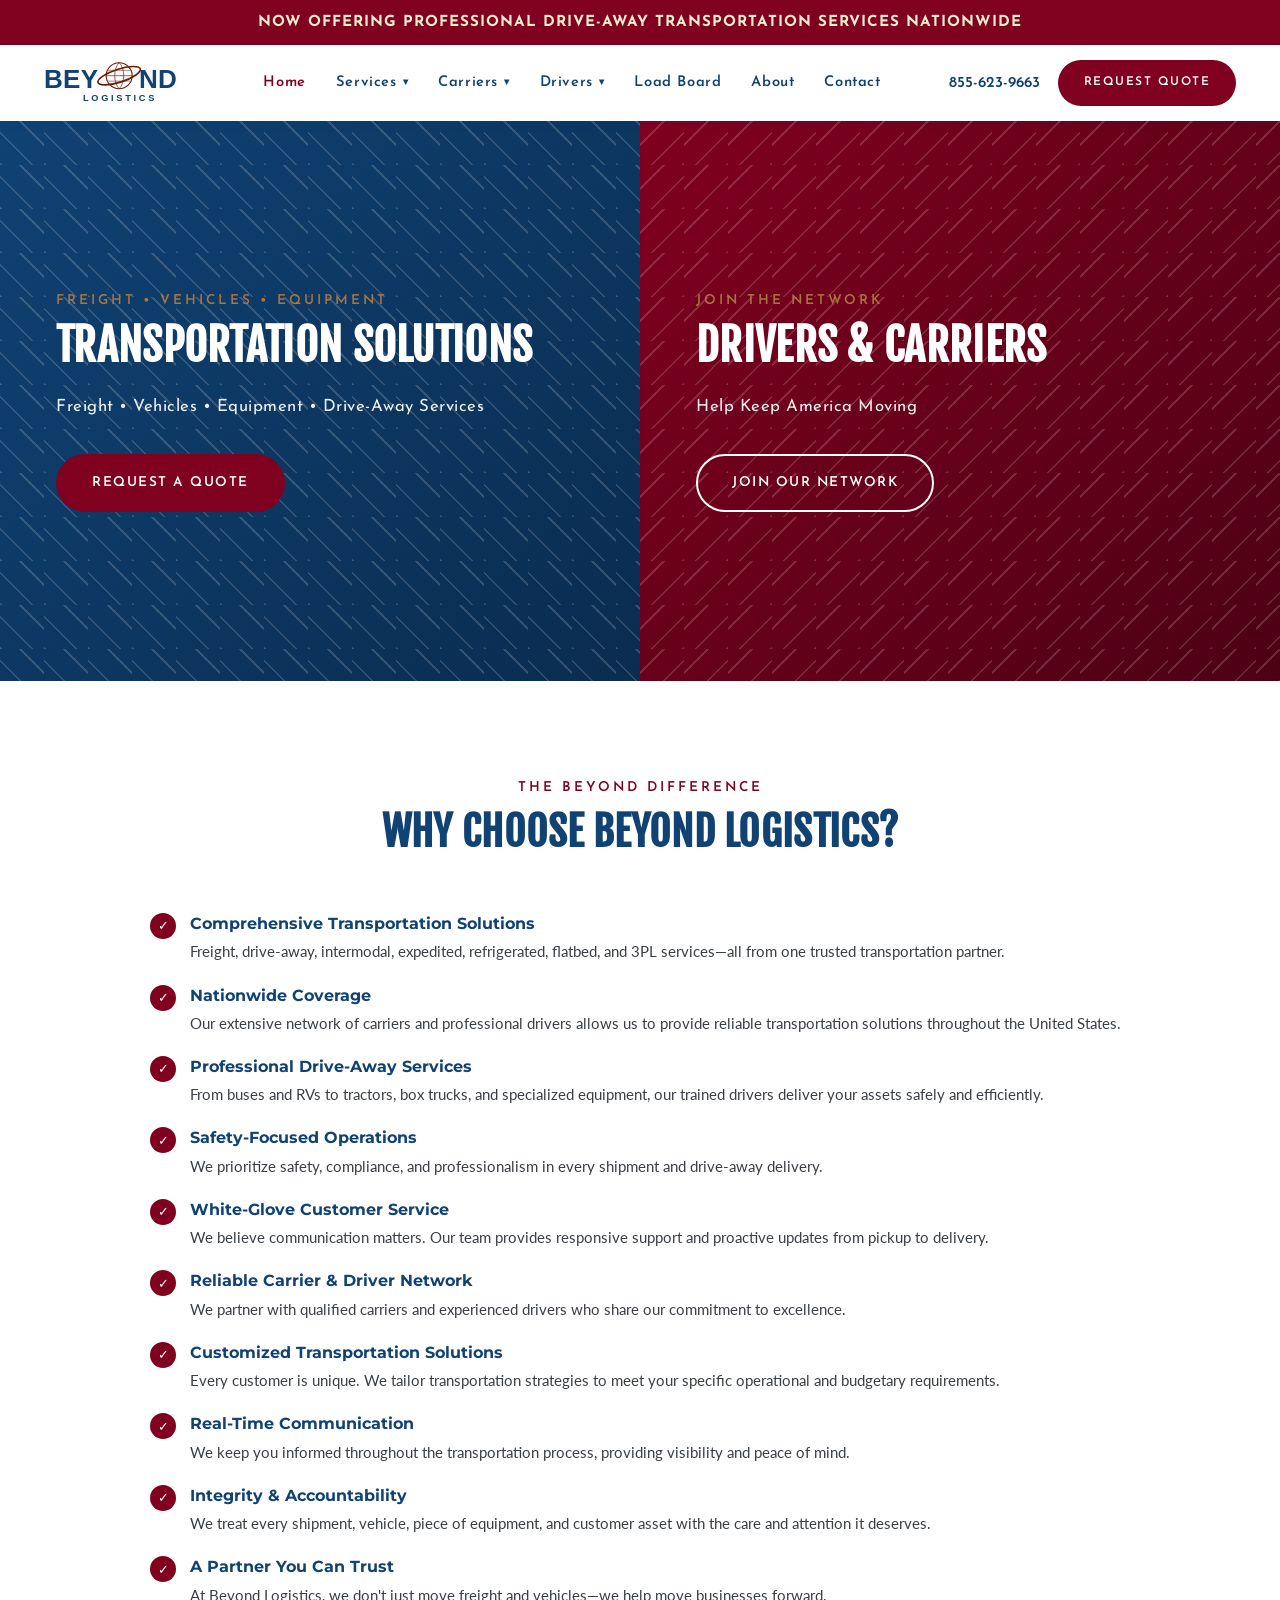
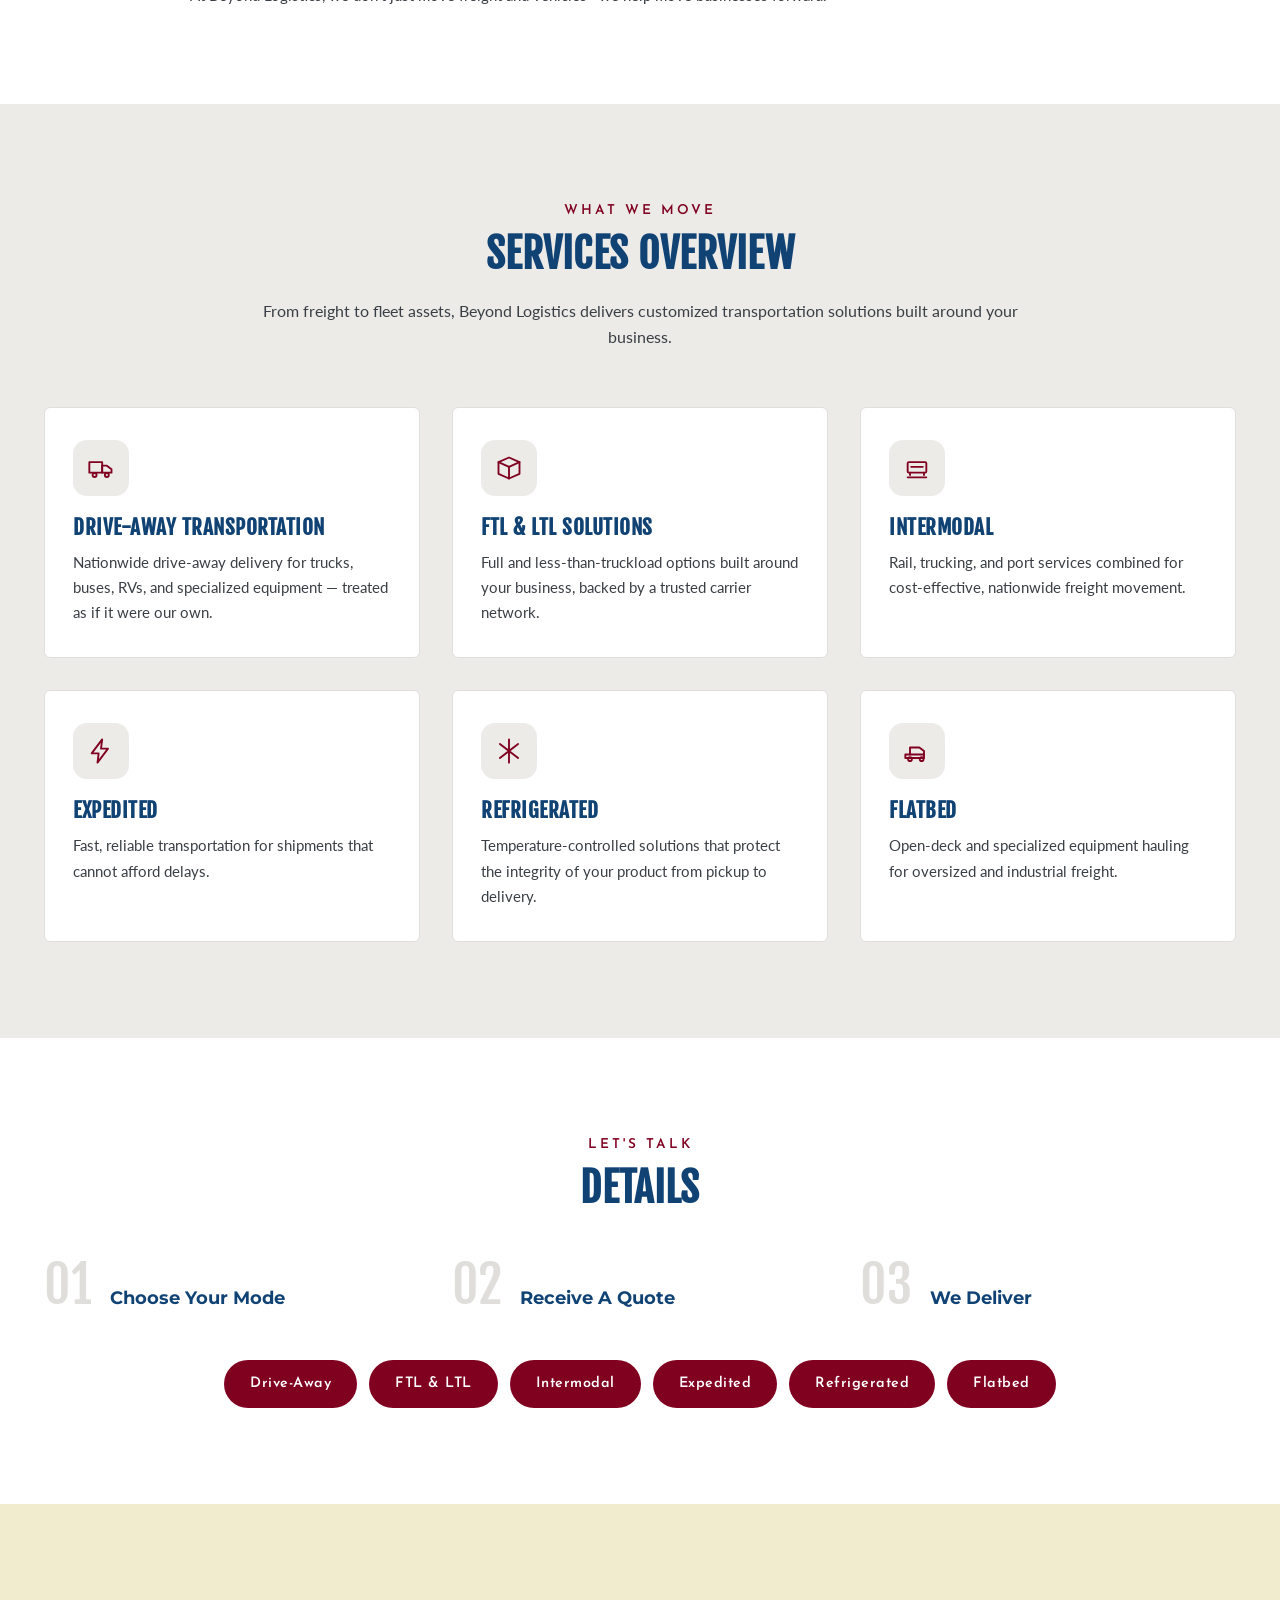
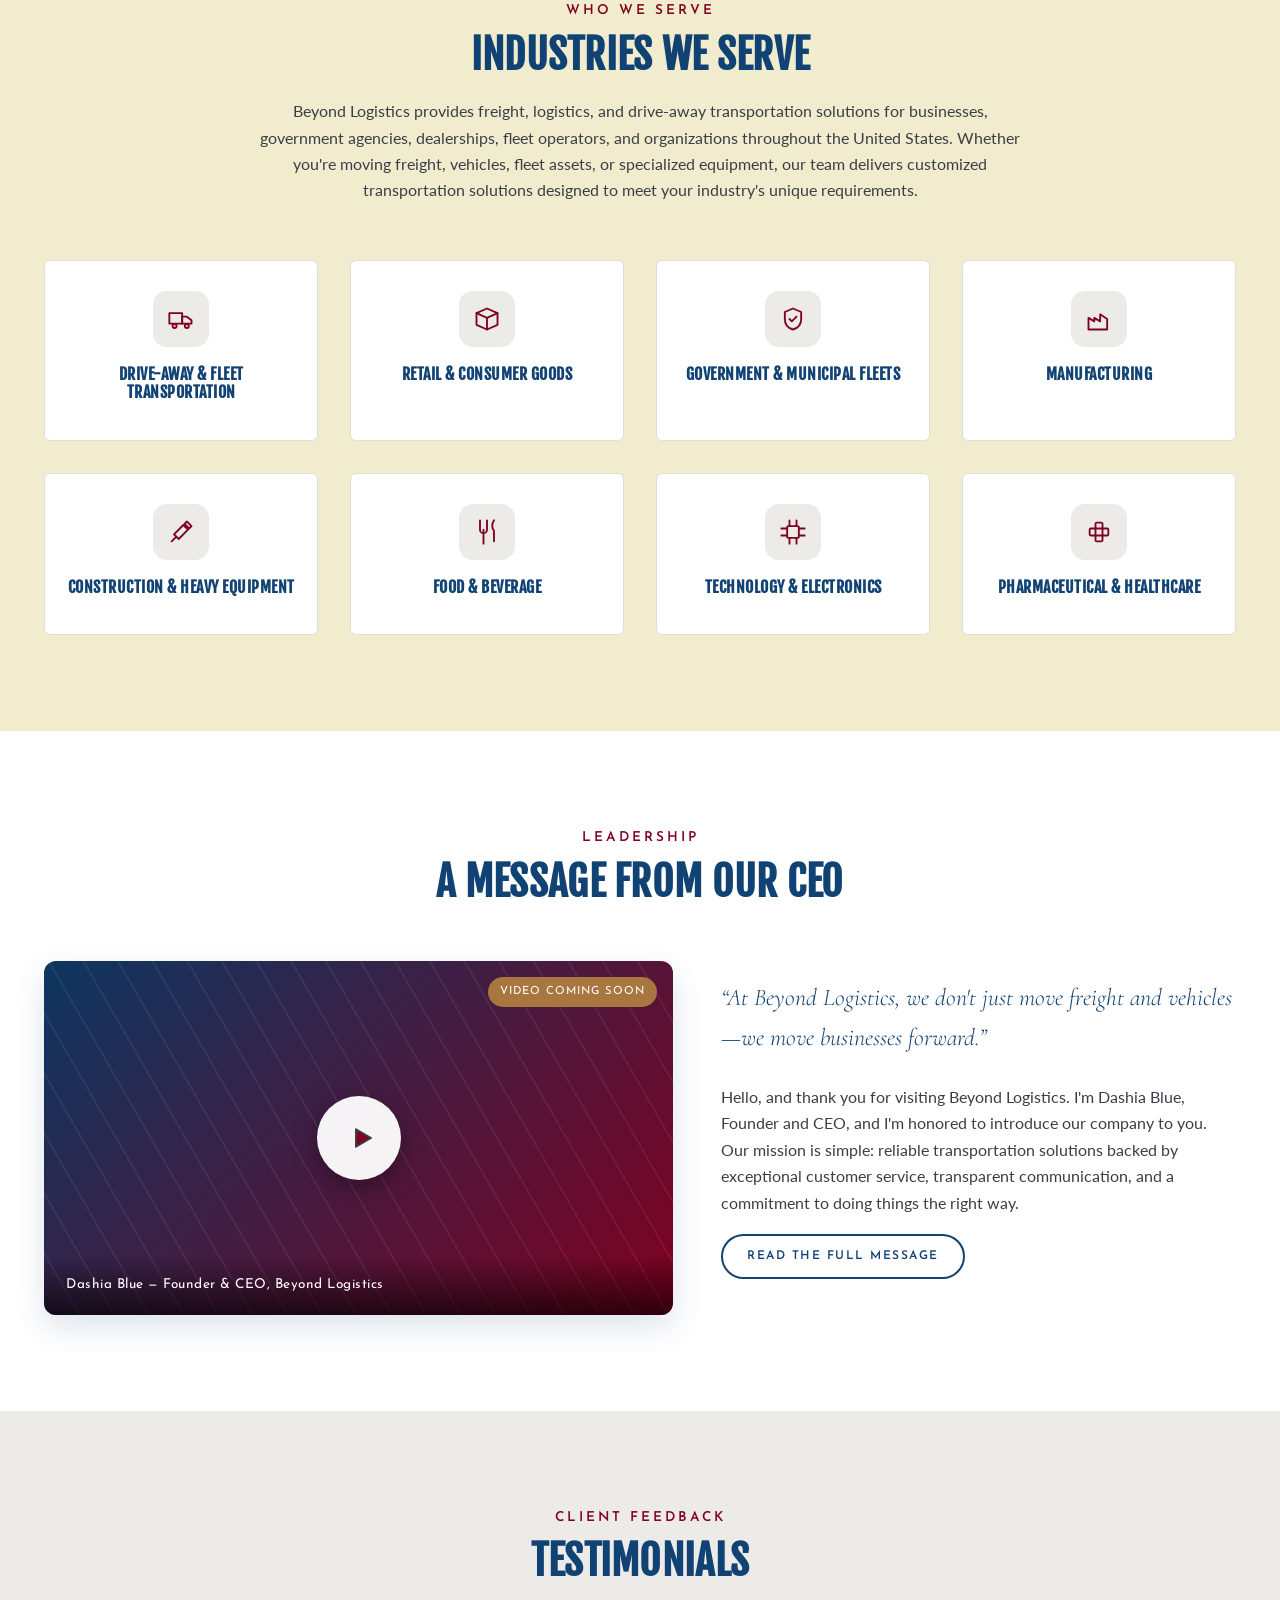
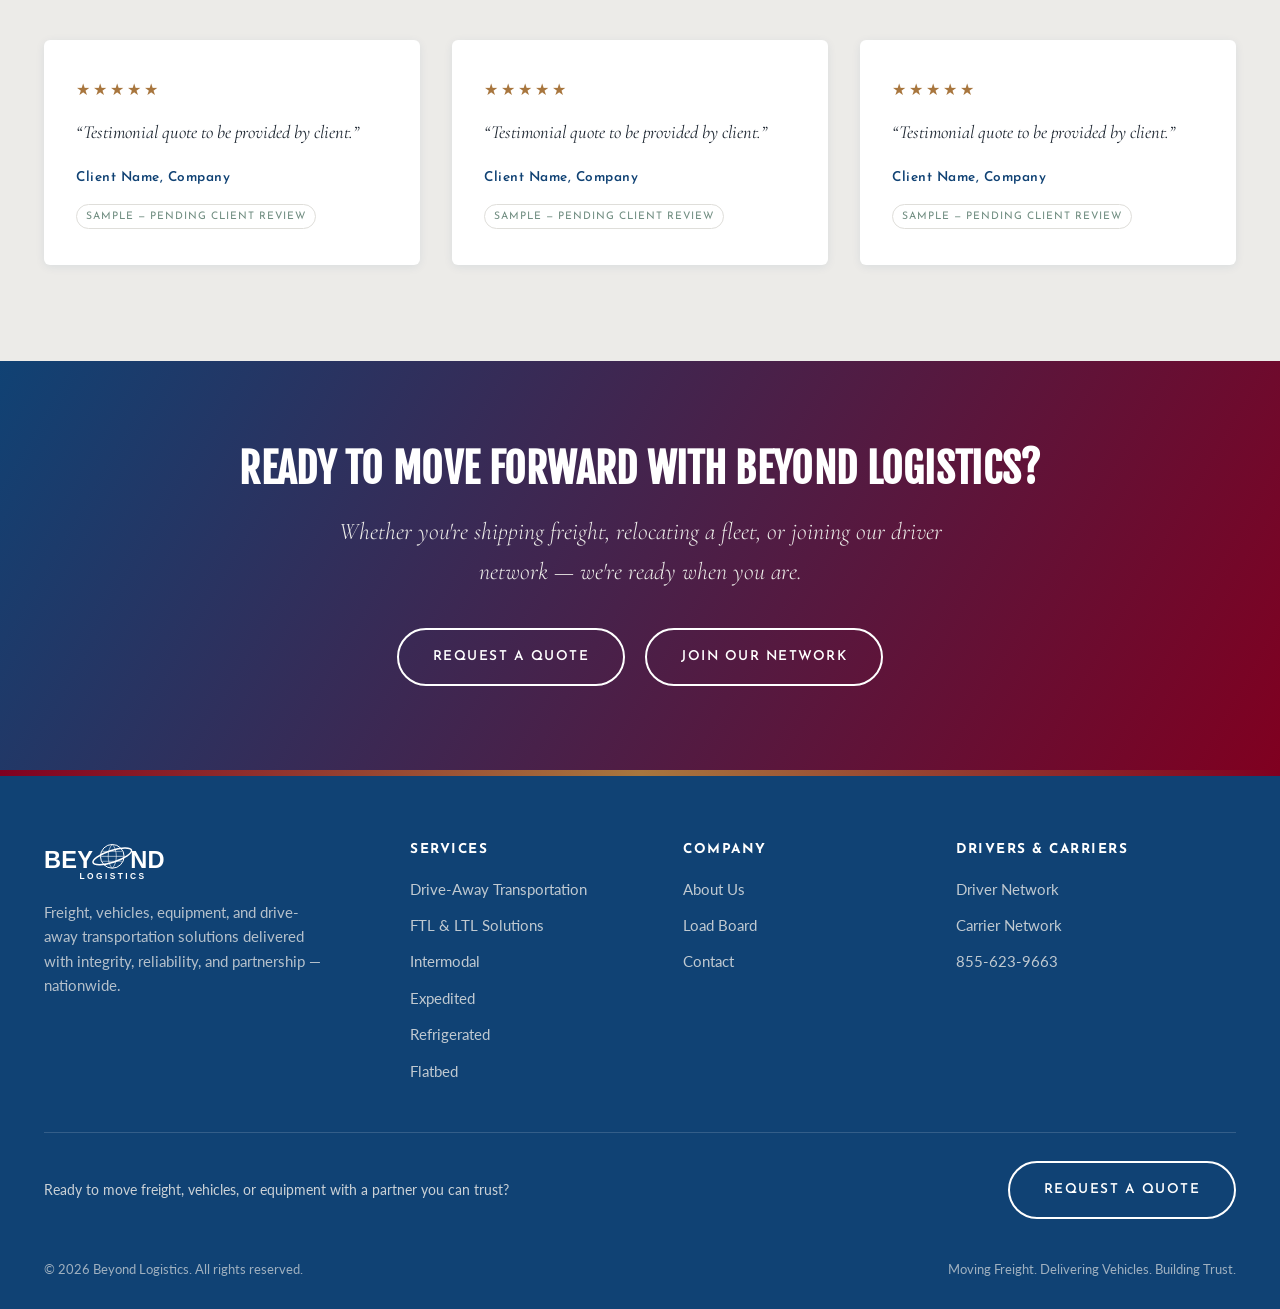
<file: index.html>
<!doctype html>
<html lang="en">
<head>
<meta charset="UTF-8">
<meta name="viewport" content="width=device-width, initial-scale=1.0">
<title>Nationwide Freight, Vehicle & Drive-Away Transportation | Beyond Logistics</title>
<meta name="description" content="Beyond Logistics provides nationwide freight, drive-away, intermodal, expedited, refrigerated, and flatbed transportation solutions backed by a trusted carrier and driver network.">
<link rel="icon" type="image/svg+xml" href="assets/img/favicon.svg">
<link rel="preconnect" href="https://fonts.googleapis.com">
<link rel="preconnect" href="https://fonts.gstatic.com" crossorigin>
<link href="https://fonts.googleapis.com/css2?family=Cormorant:wght@300;400&family=Fjalla+One&family=Josefin+Sans:wght@400;600;700&family=Lato:wght@300;400;700&family=Montserrat:wght@400;600;700&family=Raleway:wght@200;300;400&display=swap" rel="stylesheet">
<link rel="stylesheet" href="assets/css/style.css">
</head>
<body>
<div class="announce">Now Offering Professional Drive-Away Transportation Services Nationwide</div>
<header class="site-header">
  <div class="header-inner">
    <a class="brand" href="/" aria-label="Beyond Logistics home">
      <img src="assets/img/logo.svg" alt="Beyond Logistics">
    </a>
    <nav class="main-nav" aria-label="Primary">
      <ul><li class="current"><a class="nav-link" href="/">Home</a></li><li class="has-dropdown">
        <a class="nav-link" href="services.html">Services <span class="caret">&#9662;</span></a>
        <ul class="dropdown">
          <li><a href="services.html">Services Overview</a></li><li><a href="services/drive-away.html">Drive-Away Transportation</a></li><li><a href="services/ftl-ltl.html">FTL & LTL Solutions</a></li><li><a href="services/intermodal.html">Intermodal</a></li><li><a href="services/expedited.html">Expedited</a></li><li><a href="services/refrigerated.html">Refrigerated</a></li><li><a href="services/flatbed.html">Flatbed</a></li><li><a href="services.html#capabilities">Capabilities Statement</a></li>
        </ul>
      </li><li class="has-dropdown">
        <a class="nav-link" href="carriers.html">Carriers <span class="caret">&#9662;</span></a>
        <ul class="dropdown">
          <li><a href="carriers.html#application">Carrier Application</a></li><li><a href="carriers.html#forms">Carrier Forms</a></li><li><a href="carriers.html#packet">Carrier Information Packet</a></li>
        </ul>
      </li><li class="has-dropdown">
        <a class="nav-link" href="drivers.html">Drivers <span class="caret">&#9662;</span></a>
        <ul class="dropdown">
          <li><a href="drivers.html#application">Driver Application</a></li><li><a href="drivers.html#forms">Driver Forms</a></li><li><a href="drivers.html#packet">Driver Information Packet</a></li>
        </ul>
      </li><li><a class="nav-link" href="load-board.html">Load Board</a></li><li><a class="nav-link" href="about.html">About</a></li><li><a class="nav-link" href="contact.html">Contact</a></li></ul>
    </nav>
    <div class="header-cta">
      <a class="header-phone" href="tel:+18556239663">855-623-9663</a>
      <a class="btn btn--burgundy btn--sm" href="contact.html#quote">Request Quote</a>
      <button class="nav-toggle" aria-label="Toggle menu" aria-expanded="false"><span></span><span></span><span></span></button>
    </div>
  </div>
</header>
<section class="hero-split">
  <div class="hero-panel hero-panel--freight">
    <div class="hero-content">
      <span class="eyebrow">Freight &bull; Vehicles &bull; Equipment</span>
      <h1>Transportation Solutions</h1>
      <p class="hero-sub">Freight &bull; Vehicles &bull; Equipment &bull; Drive-Away Services</p>
      <a class="btn btn--burgundy" href="contact.html#quote">Request A Quote</a>
    </div>
  </div>
  <div class="hero-panel hero-panel--drivers">
    <div class="hero-content">
      <span class="eyebrow">Join The Network</span>
      <h1>Drivers &amp; Carriers</h1>
      <p class="hero-sub">Help Keep America Moving</p>
      <a class="btn btn--outline" href="drivers.html">Join Our Network</a>
    </div>
  </div>
</section>

<section class="section">
  <div class="container">
    <div class="section-head">
      <span class="eyebrow">The Beyond Difference</span>
      <h2>Why Choose Beyond Logistics?</h2>
    </div>
    <div style="max-width:980px;margin:0 auto;">
      <ul class="check-list">
    <li><span class="mark">&#10003;</span><span><strong>Comprehensive Transportation Solutions</strong><p style="margin:0;font-size:0.95rem;">Freight, drive-away, intermodal, expedited, refrigerated, flatbed, and 3PL services&mdash;all from one trusted transportation partner.</p></span></li><li><span class="mark">&#10003;</span><span><strong>Nationwide Coverage</strong><p style="margin:0;font-size:0.95rem;">Our extensive network of carriers and professional drivers allows us to provide reliable transportation solutions throughout the United States.</p></span></li><li><span class="mark">&#10003;</span><span><strong>Professional Drive-Away Services</strong><p style="margin:0;font-size:0.95rem;">From buses and RVs to tractors, box trucks, and specialized equipment, our trained drivers deliver your assets safely and efficiently.</p></span></li><li><span class="mark">&#10003;</span><span><strong>Safety-Focused Operations</strong><p style="margin:0;font-size:0.95rem;">We prioritize safety, compliance, and professionalism in every shipment and drive-away delivery.</p></span></li><li><span class="mark">&#10003;</span><span><strong>White-Glove Customer Service</strong><p style="margin:0;font-size:0.95rem;">We believe communication matters. Our team provides responsive support and proactive updates from pickup to delivery.</p></span></li><li><span class="mark">&#10003;</span><span><strong>Reliable Carrier &amp; Driver Network</strong><p style="margin:0;font-size:0.95rem;">We partner with qualified carriers and experienced drivers who share our commitment to excellence.</p></span></li><li><span class="mark">&#10003;</span><span><strong>Customized Transportation Solutions</strong><p style="margin:0;font-size:0.95rem;">Every customer is unique. We tailor transportation strategies to meet your specific operational and budgetary requirements.</p></span></li><li><span class="mark">&#10003;</span><span><strong>Real-Time Communication</strong><p style="margin:0;font-size:0.95rem;">We keep you informed throughout the transportation process, providing visibility and peace of mind.</p></span></li><li><span class="mark">&#10003;</span><span><strong>Integrity &amp; Accountability</strong><p style="margin:0;font-size:0.95rem;">We treat every shipment, vehicle, piece of equipment, and customer asset with the care and attention it deserves.</p></span></li><li><span class="mark">&#10003;</span><span><strong>A Partner You Can Trust</strong><p style="margin:0;font-size:0.95rem;">At Beyond Logistics, we don't just move freight and vehicles&mdash;we help move businesses forward.</p></span></li>
  </ul>
    </div>
  </div>
</section>

<section class="section section--mystic">
  <div class="container">
    <div class="section-head">
      <span class="eyebrow">What We Move</span>
      <h2>Services Overview</h2>
      <p>From freight to fleet assets, Beyond Logistics delivers customized transportation solutions built around your business.</p>
    </div>
    <div class="grid grid--3">
      
      <a class="card" href="services/drive-away.html">
        <div class="icon-tile"><svg viewBox="0 0 24 24" fill="none" stroke="currentColor" stroke-width="1.6" stroke-linecap="round" stroke-linejoin="round"><path d="M2 7h11v9H2z"/><path d="M13 10h4l4 3v3h-8z"/><circle cx="6.5" cy="18" r="1.7"/><circle cx="17" cy="18" r="1.7"/></svg></div>
        <h3>Drive-Away Transportation</h3>
        <p style="font-size:0.95rem;margin-bottom:0;">Nationwide drive-away delivery for trucks, buses, RVs, and specialized equipment &mdash; treated as if it were our own.</p>
      </a>
      <a class="card" href="services/ftl-ltl.html">
        <div class="icon-tile"><svg viewBox="0 0 24 24" fill="none" stroke="currentColor" stroke-width="1.6" stroke-linecap="round" stroke-linejoin="round"><path d="M3 7l9-4 9 4-9 4-9-4z"/><path d="M3 7v10l9 4 9-4V7"/><path d="M12 11v10"/></svg></div>
        <h3>FTL &amp; LTL Solutions</h3>
        <p style="font-size:0.95rem;margin-bottom:0;">Full and less-than-truckload options built around your business, backed by a trusted carrier network.</p>
      </a>
      <a class="card" href="services/intermodal.html">
        <div class="icon-tile"><svg viewBox="0 0 24 24" fill="none" stroke="currentColor" stroke-width="1.6" stroke-linecap="round" stroke-linejoin="round"><rect x="4" y="7" width="16" height="9" rx="1"/><path d="M4 20h16M7 11h10M6 16v2M18 16v2"/></svg></div>
        <h3>Intermodal</h3>
        <p style="font-size:0.95rem;margin-bottom:0;">Rail, trucking, and port services combined for cost-effective, nationwide freight movement.</p>
      </a>
      <a class="card" href="services/expedited.html">
        <div class="icon-tile"><svg viewBox="0 0 24 24" fill="none" stroke="currentColor" stroke-width="1.6" stroke-linecap="round" stroke-linejoin="round"><path d="M13 2L4 14h6l-1 8 9-12h-6l1-8z"/></svg></div>
        <h3>Expedited</h3>
        <p style="font-size:0.95rem;margin-bottom:0;">Fast, reliable transportation for shipments that cannot afford delays.</p>
      </a>
      <a class="card" href="services/refrigerated.html">
        <div class="icon-tile"><svg viewBox="0 0 24 24" fill="none" stroke="currentColor" stroke-width="1.6" stroke-linecap="round" stroke-linejoin="round"><path d="M12 2v20M4.2 6l15.6 12M4.2 18L19.8 6"/></svg></div>
        <h3>Refrigerated</h3>
        <p style="font-size:0.95rem;margin-bottom:0;">Temperature-controlled solutions that protect the integrity of your product from pickup to delivery.</p>
      </a>
      <a class="card" href="services/flatbed.html">
        <div class="icon-tile"><svg viewBox="0 0 24 24" fill="none" stroke="currentColor" stroke-width="1.6" stroke-linecap="round" stroke-linejoin="round"><path d="M2 15h16v3H2z"/><path d="M6 15V9h8l4 3v3"/><circle cx="6" cy="19" r="1.6"/><circle cx="16" cy="19" r="1.6"/></svg></div>
        <h3>Flatbed</h3>
        <p style="font-size:0.95rem;margin-bottom:0;">Open-deck and specialized equipment hauling for oversized and industrial freight.</p>
      </a>
    </div>
  </div>
</section>

<section class="section">
  <div class="container" style="text-align:center;">
    <span class="eyebrow">Let's Talk</span>
    <h2>Details</h2>
    <div class="process-steps">
      <div class="process-step"><span class="num">01</span><strong>Choose Your Mode</strong></div>
      <div class="process-step"><span class="num">02</span><strong>Receive A Quote</strong></div>
      <div class="process-step"><span class="num">03</span><strong>We Deliver</strong></div>
    </div>
    <div class="pill-row"><a class="pill" href="services/drive-away.html">Drive-Away</a><a class="pill" href="services/ftl-ltl.html">FTL & LTL</a><a class="pill" href="services/intermodal.html">Intermodal</a><a class="pill" href="services/expedited.html">Expedited</a><a class="pill" href="services/refrigerated.html">Refrigerated</a><a class="pill" href="services/flatbed.html">Flatbed</a></div>
  </div>
</section>

<section class="section section--cream">
  <div class="container">
    <div class="section-head">
      <span class="eyebrow">Who We Serve</span>
      <h2>Industries We Serve</h2>
      <p>Beyond Logistics provides freight, logistics, and drive-away transportation solutions for businesses, government agencies, dealerships, fleet operators, and organizations throughout the United States. Whether you're moving freight, vehicles, fleet assets, or specialized equipment, our team delivers customized transportation solutions designed to meet your industry's unique requirements.</p>
    </div>
    <div class="grid grid--4">
      
      <div class="card industry-card">
        <div class="icon-tile"><svg viewBox="0 0 24 24" fill="none" stroke="currentColor" stroke-width="1.6" stroke-linecap="round" stroke-linejoin="round"><path d="M2 7h11v9H2z"/><path d="M13 10h4l4 3v3h-8z"/><circle cx="6.5" cy="18" r="1.7"/><circle cx="17" cy="18" r="1.7"/></svg></div>
        <h3>Drive-Away & Fleet Transportation</h3>
      </div>
      <div class="card industry-card">
        <div class="icon-tile"><svg viewBox="0 0 24 24" fill="none" stroke="currentColor" stroke-width="1.6" stroke-linecap="round" stroke-linejoin="round"><path d="M3 7l9-4 9 4-9 4-9-4z"/><path d="M3 7v10l9 4 9-4V7"/><path d="M12 11v10"/></svg></div>
        <h3>Retail & Consumer Goods</h3>
      </div>
      <div class="card industry-card">
        <div class="icon-tile"><svg viewBox="0 0 24 24" fill="none" stroke="currentColor" stroke-width="1.6" stroke-linecap="round" stroke-linejoin="round"><path d="M12 3l7 3v6c0 5-3 8-7 9-4-1-7-4-7-9V6l7-3z"/><path d="M9 12l2 2 4-4"/></svg></div>
        <h3>Government & Municipal Fleets</h3>
      </div>
      <div class="card industry-card">
        <div class="icon-tile"><svg viewBox="0 0 24 24" fill="none" stroke="currentColor" stroke-width="1.6" stroke-linecap="round" stroke-linejoin="round"><path d="M3 21V11l5 3v-3l5 3V8l6 4v9H3z"/></svg></div>
        <h3>Manufacturing</h3>
      </div>
      <div class="card industry-card">
        <div class="icon-tile"><svg viewBox="0 0 24 24" fill="none" stroke="currentColor" stroke-width="1.6" stroke-linecap="round" stroke-linejoin="round"><path d="M14 6l4 4-8 8-4-4z"/><path d="M17 3l4 4-2 2-4-4z"/><path d="M4 20l4-4"/></svg></div>
        <h3>Construction & Heavy Equipment</h3>
      </div>
      <div class="card industry-card">
        <div class="icon-tile"><svg viewBox="0 0 24 24" fill="none" stroke="currentColor" stroke-width="1.6" stroke-linecap="round" stroke-linejoin="round"><path d="M6 2v8a3 3 0 006 0V2M9 10v12M18 2c-2 3-2 7 0 9v9"/></svg></div>
        <h3>Food & Beverage</h3>
      </div>
      <div class="card industry-card">
        <div class="icon-tile"><svg viewBox="0 0 24 24" fill="none" stroke="currentColor" stroke-width="1.6" stroke-linecap="round" stroke-linejoin="round"><rect x="7" y="7" width="10" height="10" rx="1"/><path d="M9 2v5M15 2v5M9 17v5M15 17v5M2 9h5M2 15h5M17 9h5M17 15h5"/></svg></div>
        <h3>Technology & Electronics</h3>
      </div>
      <div class="card industry-card">
        <div class="icon-tile"><svg viewBox="0 0 24 24" fill="none" stroke="currentColor" stroke-width="1.6" stroke-linecap="round" stroke-linejoin="round"><rect x="9" y="4" width="6" height="16" rx="1"/><rect x="4" y="9" width="16" height="6" rx="1"/></svg></div>
        <h3>Pharmaceutical & Healthcare</h3>
      </div>
    </div>
  </div>
</section>

<section class="section">
  <div class="container">
    <div class="section-head">
      <span class="eyebrow">Leadership</span>
      <h2>A Message From Our CEO</h2>
    </div>
    <div class="video-block">
      <div class="video-frame">
        <span class="video-badge">Video Coming Soon</span>
        <div class="play-btn"><svg viewBox="0 0 24 24" fill="none" stroke="currentColor" stroke-width="1.6" stroke-linecap="round" stroke-linejoin="round"><path d="M8 5l12 7-12 7z"/></svg></div>
        <div class="video-caption">Dashia Blue &mdash; Founder &amp; CEO, Beyond Logistics</div>
      </div>
      <div>
        <p class="lede">&ldquo;At Beyond Logistics, we don't just move freight and vehicles&mdash;we move businesses forward.&rdquo;</p>
        <p>Hello, and thank you for visiting Beyond Logistics. I'm Dashia Blue, Founder and CEO, and I'm honored to introduce our company to you. Our mission is simple: reliable transportation solutions backed by exceptional customer service, transparent communication, and a commitment to doing things the right way.</p>
        <p><a class="btn btn--outline-navy btn--sm" href="about.html#ceo">Read The Full Message</a></p>
      </div>
    </div>
  </div>
</section>

<section class="section section--mystic">
  <div class="container">
    <div class="section-head">
      <span class="eyebrow">Client Feedback</span>
      <h2>Testimonials</h2>
    </div>
    <div class="grid grid--3">
      <div class="testimonial-card">
        <div class="stars">&#9733;&#9733;&#9733;&#9733;&#9733;</div>
        <p>&ldquo;Testimonial quote to be provided by client.&rdquo;</p>
        <footer>Client Name, Company</footer>
        <span class="placeholder-tag">Sample &mdash; Pending Client Review</span>
      </div>
      <div class="testimonial-card">
        <div class="stars">&#9733;&#9733;&#9733;&#9733;&#9733;</div>
        <p>&ldquo;Testimonial quote to be provided by client.&rdquo;</p>
        <footer>Client Name, Company</footer>
        <span class="placeholder-tag">Sample &mdash; Pending Client Review</span>
      </div>
      <div class="testimonial-card">
        <div class="stars">&#9733;&#9733;&#9733;&#9733;&#9733;</div>
        <p>&ldquo;Testimonial quote to be provided by client.&rdquo;</p>
        <footer>Client Name, Company</footer>
        <span class="placeholder-tag">Sample &mdash; Pending Client Review</span>
      </div>
    </div>
  </div>
</section>

<section class="final-cta">
  <div class="container">
    <h2>Ready To Move Forward With Beyond Logistics?</h2>
    <p class="lede">Whether you're shipping freight, relocating a fleet, or joining our driver network &mdash; we're ready when you are.</p>
    <div class="cta-buttons">
      <a class="btn btn--outline" href="contact.html#quote">Request A Quote</a>
      <a class="btn btn--outline" href="drivers.html">Join Our Network</a>
    </div>
  </div>
</section>
<footer class="site-footer">
  <div class="container">
    <div class="footer-grid">
      <div class="footer-brand">
        <img src="assets/img/logo.svg" alt="Beyond Logistics">
        <p>Freight, vehicles, equipment, and drive-away transportation solutions delivered with integrity, reliability, and partnership &mdash; nationwide.</p>
      </div>
      <div class="footer-col">
        <h4>Services</h4>
        <ul>
          <li><a href="services/drive-away.html">Drive-Away Transportation</a></li>
          <li><a href="services/ftl-ltl.html">FTL &amp; LTL Solutions</a></li>
          <li><a href="services/intermodal.html">Intermodal</a></li>
          <li><a href="services/expedited.html">Expedited</a></li>
          <li><a href="services/refrigerated.html">Refrigerated</a></li>
          <li><a href="services/flatbed.html">Flatbed</a></li>
        </ul>
      </div>
      <div class="footer-col">
        <h4>Company</h4>
        <ul>
          <li><a href="about.html">About Us</a></li>
          <li><a href="load-board.html">Load Board</a></li>
          <li><a href="contact.html">Contact</a></li>
        </ul>
      </div>
      <div class="footer-col">
        <h4>Drivers &amp; Carriers</h4>
        <ul>
          <li><a href="drivers.html">Driver Network</a></li>
          <li><a href="carriers.html">Carrier Network</a></li>
          <li><a href="tel:+18556239663">855-623-9663</a></li>
        </ul>
      </div>
    </div>
    <div class="footer-quote">
      <p>Ready to move freight, vehicles, or equipment with a partner you can trust?</p>
      <a class="btn btn--outline" href="contact.html#quote">Request A Quote</a>
    </div>
    <div class="footer-bottom">
      <span>&copy; 2026 Beyond Logistics. All rights reserved.</span>
      <span>Moving Freight. Delivering Vehicles. Building Trust.</span>
    </div>
  </div>
</footer>
<script src="assets/js/main.js"></script>
</body>
</html>
</file>
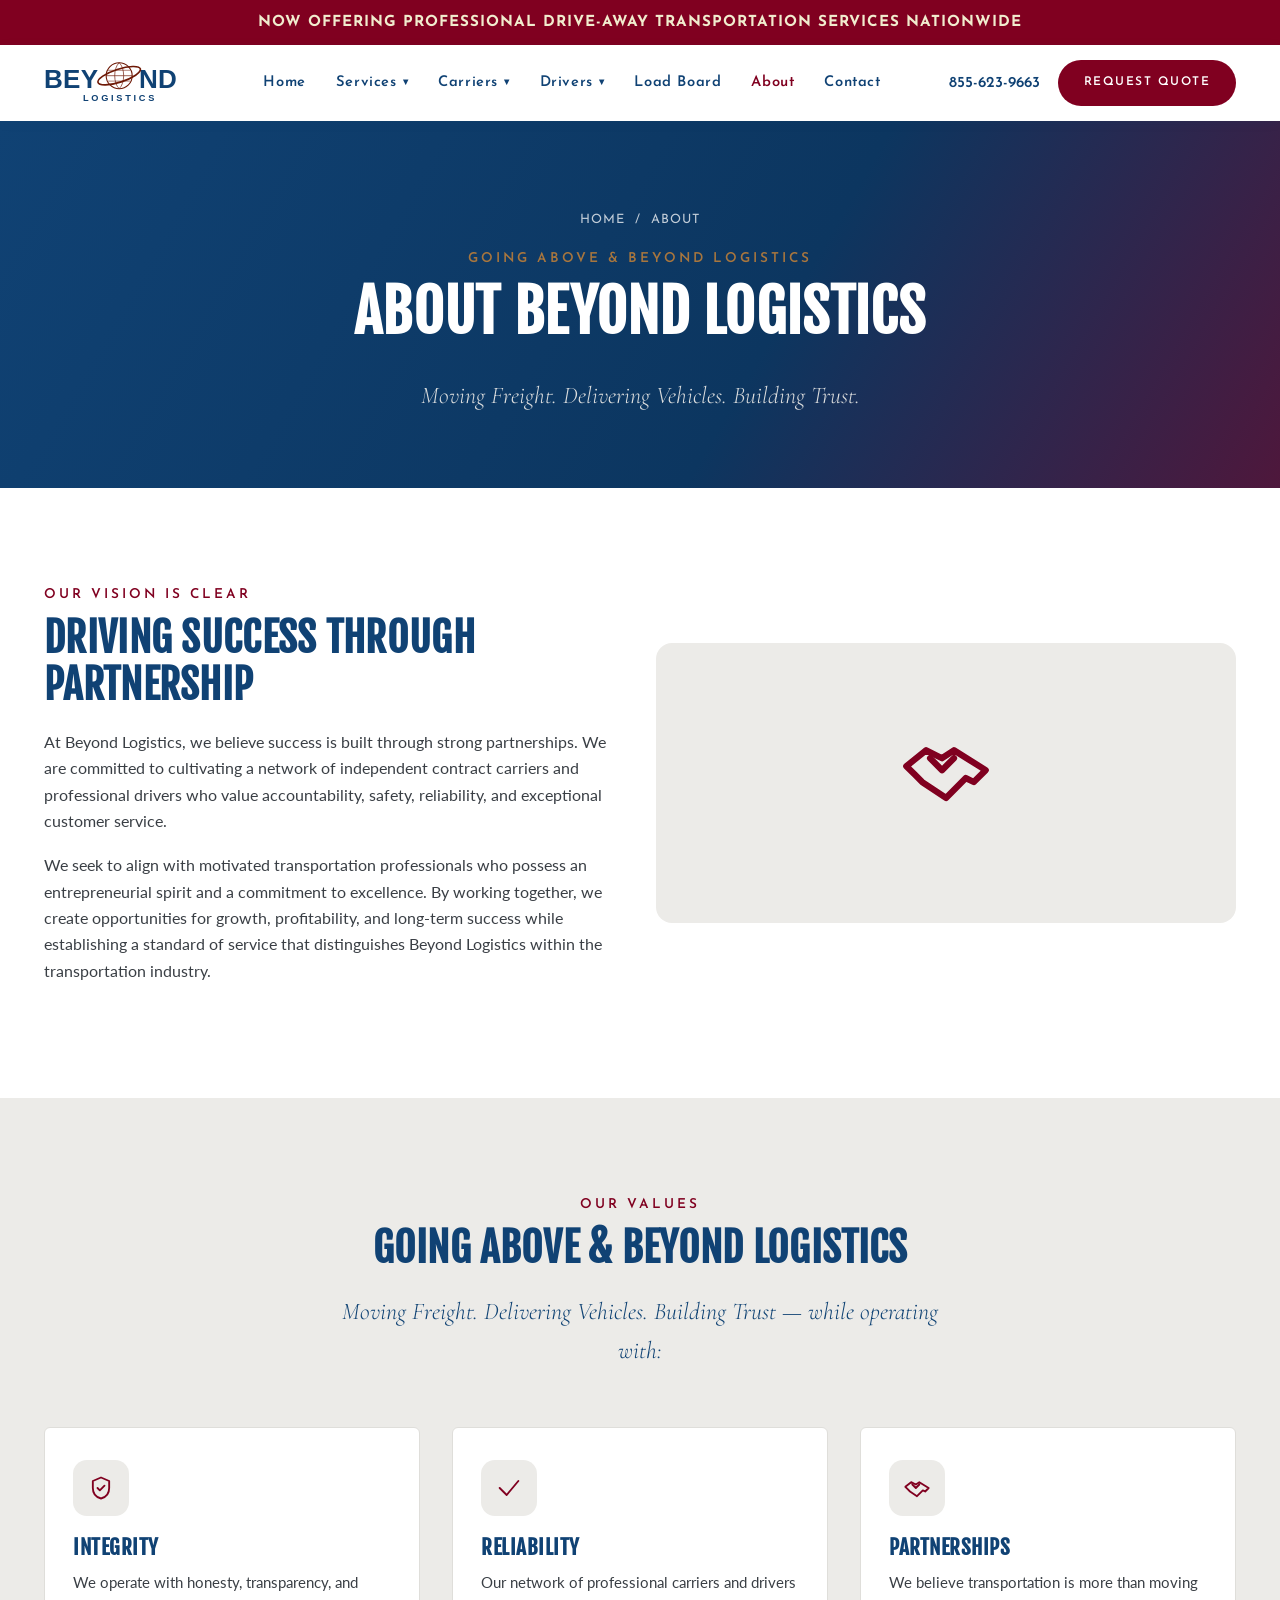
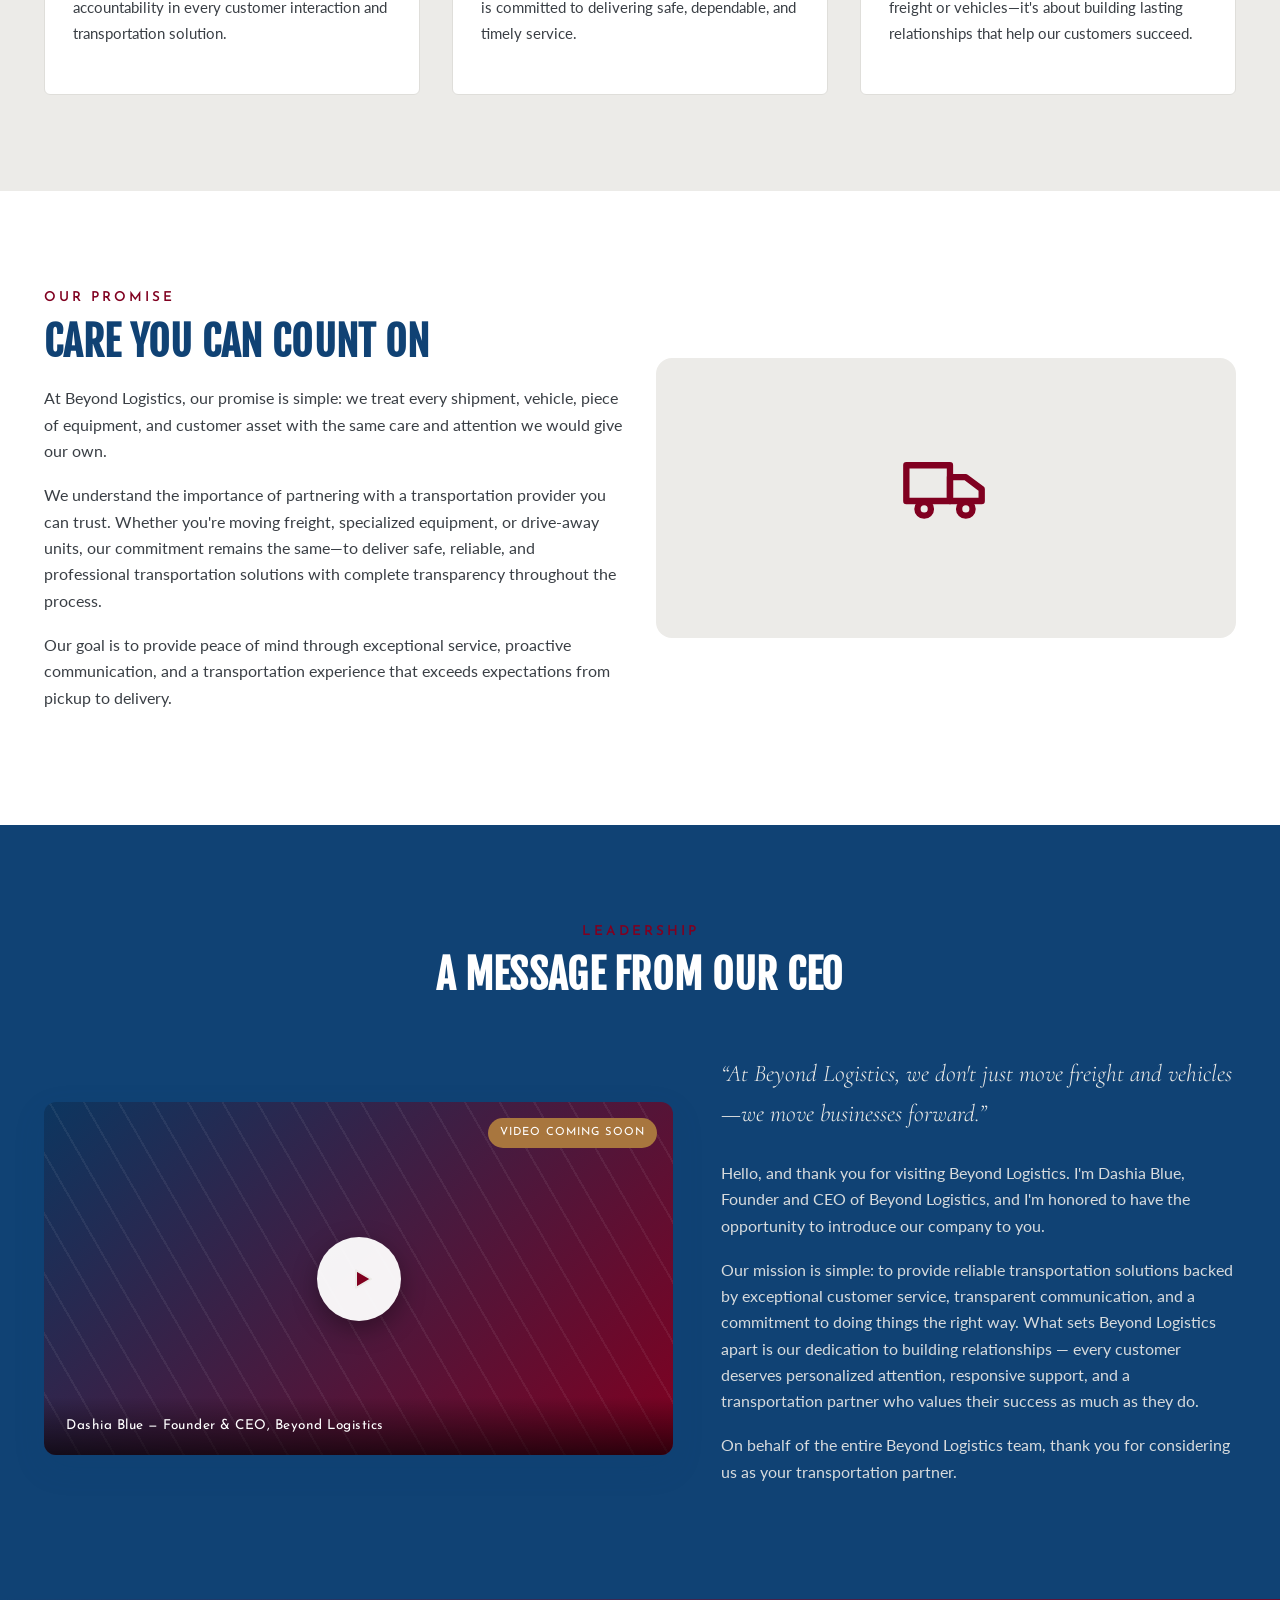
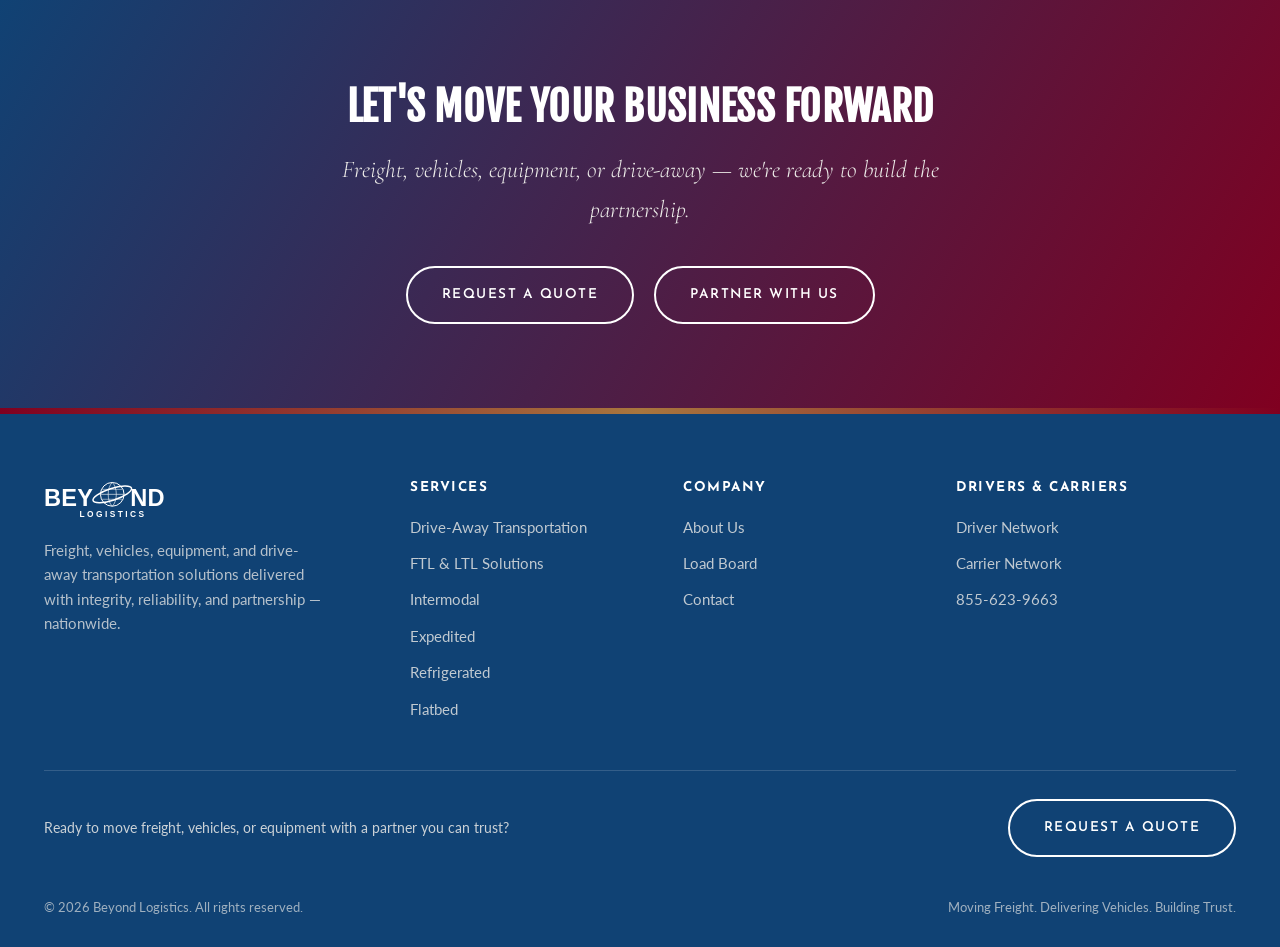
<file: about.html>
<!doctype html>
<html lang="en">
<head>
<meta charset="UTF-8">
<meta name="viewport" content="width=device-width, initial-scale=1.0">
<title>About Us | Beyond Logistics</title>
<meta name="description" content="Beyond Logistics is driven by partnership, integrity, and reliability &mdash; delivering freight, vehicle, and drive-away transportation solutions nationwide.">
<link rel="icon" type="image/svg+xml" href="assets/img/favicon.svg">
<link rel="preconnect" href="https://fonts.googleapis.com">
<link rel="preconnect" href="https://fonts.gstatic.com" crossorigin>
<link href="https://fonts.googleapis.com/css2?family=Cormorant:wght@300;400&family=Fjalla+One&family=Josefin+Sans:wght@400;600;700&family=Lato:wght@300;400;700&family=Montserrat:wght@400;600;700&family=Raleway:wght@200;300;400&display=swap" rel="stylesheet">
<link rel="stylesheet" href="assets/css/style.css">
</head>
<body>
<div class="announce">Now Offering Professional Drive-Away Transportation Services Nationwide</div>
<header class="site-header">
  <div class="header-inner">
    <a class="brand" href="/" aria-label="Beyond Logistics home">
      <img src="assets/img/logo.svg" alt="Beyond Logistics">
    </a>
    <nav class="main-nav" aria-label="Primary">
      <ul><li><a class="nav-link" href="/">Home</a></li><li class="has-dropdown">
        <a class="nav-link" href="services.html">Services <span class="caret">&#9662;</span></a>
        <ul class="dropdown">
          <li><a href="services.html">Services Overview</a></li><li><a href="services/drive-away.html">Drive-Away Transportation</a></li><li><a href="services/ftl-ltl.html">FTL & LTL Solutions</a></li><li><a href="services/intermodal.html">Intermodal</a></li><li><a href="services/expedited.html">Expedited</a></li><li><a href="services/refrigerated.html">Refrigerated</a></li><li><a href="services/flatbed.html">Flatbed</a></li><li><a href="services.html#capabilities">Capabilities Statement</a></li>
        </ul>
      </li><li class="has-dropdown">
        <a class="nav-link" href="carriers.html">Carriers <span class="caret">&#9662;</span></a>
        <ul class="dropdown">
          <li><a href="carriers.html#application">Carrier Application</a></li><li><a href="carriers.html#forms">Carrier Forms</a></li><li><a href="carriers.html#packet">Carrier Information Packet</a></li>
        </ul>
      </li><li class="has-dropdown">
        <a class="nav-link" href="drivers.html">Drivers <span class="caret">&#9662;</span></a>
        <ul class="dropdown">
          <li><a href="drivers.html#application">Driver Application</a></li><li><a href="drivers.html#forms">Driver Forms</a></li><li><a href="drivers.html#packet">Driver Information Packet</a></li>
        </ul>
      </li><li><a class="nav-link" href="load-board.html">Load Board</a></li><li class="current"><a class="nav-link" href="about.html">About</a></li><li><a class="nav-link" href="contact.html">Contact</a></li></ul>
    </nav>
    <div class="header-cta">
      <a class="header-phone" href="tel:+18556239663">855-623-9663</a>
      <a class="btn btn--burgundy btn--sm" href="contact.html#quote">Request Quote</a>
      <button class="nav-toggle" aria-label="Toggle menu" aria-expanded="false"><span></span><span></span><span></span></button>
    </div>
  </div>
</header>
<section class="page-hero">
  <div class="container">
    <div class="breadcrumb"><a href="index.html">Home</a> &nbsp;/&nbsp; About</div>
    <span class="eyebrow">Going Above &amp; Beyond Logistics</span>
    <h1>About Beyond Logistics</h1>
    <p class="lede">Moving Freight. Delivering Vehicles. Building Trust.</p>
  </div>
</section>

<section class="section">
  <div class="container">
    <div class="grid grid--2" style="align-items:center;">
      <div>
        <span class="eyebrow">Our Vision Is Clear</span>
        <h2>Driving Success Through Partnership</h2>
        <p>At Beyond Logistics, we believe success is built through strong partnerships. We are committed to cultivating a network of independent contract carriers and professional drivers who value accountability, safety, reliability, and exceptional customer service.</p>
        <p>We seek to align with motivated transportation professionals who possess an entrepreneurial spirit and a commitment to excellence. By working together, we create opportunities for growth, profitability, and long-term success while establishing a standard of service that distinguishes Beyond Logistics within the transportation industry.</p>
      </div>
      <div class="icon-tile" style="width:100%;height:280px;border-radius:16px;">
        <div style="transform:scale(3.4);"><svg viewBox="0 0 24 24" fill="none" stroke="currentColor" stroke-width="1.6" stroke-linecap="round" stroke-linejoin="round"><path d="M2 11l5-4 4 2 3-2 8 5-3 3-2-1-5 5-6-4-2-2z"/><path d="M8 9l3 3 3-3"/></svg></div>
      </div>
    </div>
  </div>
</section>

<section class="section section--mystic">
  <div class="container">
    <div class="section-head">
      <span class="eyebrow">Our Values</span>
      <h2>Going Above &amp; Beyond Logistics</h2>
      <p class="lede" style="margin:0 auto;">Moving Freight. Delivering Vehicles. Building Trust &mdash; while operating with:</p>
    </div>
    <div class="grid grid--3">
      <div class="card">
        <div class="icon-tile"><svg viewBox="0 0 24 24" fill="none" stroke="currentColor" stroke-width="1.6" stroke-linecap="round" stroke-linejoin="round"><path d="M12 3l7 3v6c0 5-3 8-7 9-4-1-7-4-7-9V6l7-3z"/><path d="M9 12l2 2 4-4"/></svg></div>
        <h3>Integrity</h3>
        <p style="font-size:0.95rem;">We operate with honesty, transparency, and accountability in every customer interaction and transportation solution.</p>
      </div>
      <div class="card">
        <div class="icon-tile"><svg viewBox="0 0 24 24" fill="none" stroke="currentColor" stroke-width="1.6" stroke-linecap="round" stroke-linejoin="round"><path d="M4 12l6 6L20 6"/></svg></div>
        <h3>Reliability</h3>
        <p style="font-size:0.95rem;">Our network of professional carriers and drivers is committed to delivering safe, dependable, and timely service.</p>
      </div>
      <div class="card">
        <div class="icon-tile"><svg viewBox="0 0 24 24" fill="none" stroke="currentColor" stroke-width="1.6" stroke-linecap="round" stroke-linejoin="round"><path d="M2 11l5-4 4 2 3-2 8 5-3 3-2-1-5 5-6-4-2-2z"/><path d="M8 9l3 3 3-3"/></svg></div>
        <h3>Partnerships</h3>
        <p style="font-size:0.95rem;">We believe transportation is more than moving freight or vehicles&mdash;it's about building lasting relationships that help our customers succeed.</p>
      </div>
    </div>
  </div>
</section>

<section class="section">
  <div class="container">
    <div class="grid grid--2" style="align-items:center;">
      <div class="icon-tile" style="width:100%;height:280px;border-radius:16px;order:2;">
        <div style="transform:scale(3.4);"><svg viewBox="0 0 24 24" fill="none" stroke="currentColor" stroke-width="1.6" stroke-linecap="round" stroke-linejoin="round"><path d="M2 7h11v9H2z"/><path d="M13 10h4l4 3v3h-8z"/><circle cx="6.5" cy="18" r="1.7"/><circle cx="17" cy="18" r="1.7"/></svg></div>
      </div>
      <div style="order:1;">
        <span class="eyebrow">Our Promise</span>
        <h2>Care You Can Count On</h2>
        <p>At Beyond Logistics, our promise is simple: we treat every shipment, vehicle, piece of equipment, and customer asset with the same care and attention we would give our own.</p>
        <p>We understand the importance of partnering with a transportation provider you can trust. Whether you're moving freight, specialized equipment, or drive-away units, our commitment remains the same&mdash;to deliver safe, reliable, and professional transportation solutions with complete transparency throughout the process.</p>
        <p>Our goal is to provide peace of mind through exceptional service, proactive communication, and a transportation experience that exceeds expectations from pickup to delivery.</p>
      </div>
    </div>
  </div>
</section>

<section class="section section--navy" id="ceo">
  <div class="container">
    <div class="section-head">
      <span class="eyebrow">Leadership</span>
      <h2>A Message From Our CEO</h2>
    </div>
    <div class="video-block">
      <div class="video-frame">
        <span class="video-badge">Video Coming Soon</span>
        <div class="play-btn"><svg viewBox="0 0 24 24" fill="none" stroke="currentColor" stroke-width="1.6" stroke-linecap="round" stroke-linejoin="round"><path d="M8 5l12 7-12 7z"/></svg></div>
        <div class="video-caption">Dashia Blue &mdash; Founder &amp; CEO, Beyond Logistics</div>
      </div>
      <div>
        <p class="lede" style="color:var(--mystic-white);">&ldquo;At Beyond Logistics, we don't just move freight and vehicles&mdash;we move businesses forward.&rdquo;</p>
        <p style="opacity:0.9;">Hello, and thank you for visiting Beyond Logistics. I'm Dashia Blue, Founder and CEO of Beyond Logistics, and I'm honored to have the opportunity to introduce our company to you.</p>
        <p style="opacity:0.9;">Our mission is simple: to provide reliable transportation solutions backed by exceptional customer service, transparent communication, and a commitment to doing things the right way. What sets Beyond Logistics apart is our dedication to building relationships &mdash; every customer deserves personalized attention, responsive support, and a transportation partner who values their success as much as they do.</p>
        <p style="opacity:0.9;">On behalf of the entire Beyond Logistics team, thank you for considering us as your transportation partner.</p>
      </div>
    </div>
  </div>
</section>

<section class="final-cta">
  <div class="container">
    <h2>Let's Move Your Business Forward</h2>
    <p class="lede">Freight, vehicles, equipment, or drive-away &mdash; we're ready to build the partnership.</p>
    <div class="cta-buttons">
      <a class="btn btn--outline" href="contact.html#quote">Request A Quote</a>
      <a class="btn btn--outline" href="carriers.html">Partner With Us</a>
    </div>
  </div>
</section>
<footer class="site-footer">
  <div class="container">
    <div class="footer-grid">
      <div class="footer-brand">
        <img src="assets/img/logo.svg" alt="Beyond Logistics">
        <p>Freight, vehicles, equipment, and drive-away transportation solutions delivered with integrity, reliability, and partnership &mdash; nationwide.</p>
      </div>
      <div class="footer-col">
        <h4>Services</h4>
        <ul>
          <li><a href="services/drive-away.html">Drive-Away Transportation</a></li>
          <li><a href="services/ftl-ltl.html">FTL &amp; LTL Solutions</a></li>
          <li><a href="services/intermodal.html">Intermodal</a></li>
          <li><a href="services/expedited.html">Expedited</a></li>
          <li><a href="services/refrigerated.html">Refrigerated</a></li>
          <li><a href="services/flatbed.html">Flatbed</a></li>
        </ul>
      </div>
      <div class="footer-col">
        <h4>Company</h4>
        <ul>
          <li><a href="about.html">About Us</a></li>
          <li><a href="load-board.html">Load Board</a></li>
          <li><a href="contact.html">Contact</a></li>
        </ul>
      </div>
      <div class="footer-col">
        <h4>Drivers &amp; Carriers</h4>
        <ul>
          <li><a href="drivers.html">Driver Network</a></li>
          <li><a href="carriers.html">Carrier Network</a></li>
          <li><a href="tel:+18556239663">855-623-9663</a></li>
        </ul>
      </div>
    </div>
    <div class="footer-quote">
      <p>Ready to move freight, vehicles, or equipment with a partner you can trust?</p>
      <a class="btn btn--outline" href="contact.html#quote">Request A Quote</a>
    </div>
    <div class="footer-bottom">
      <span>&copy; 2026 Beyond Logistics. All rights reserved.</span>
      <span>Moving Freight. Delivering Vehicles. Building Trust.</span>
    </div>
  </div>
</footer>
<script src="assets/js/main.js"></script>
</body>
</html>
</file>
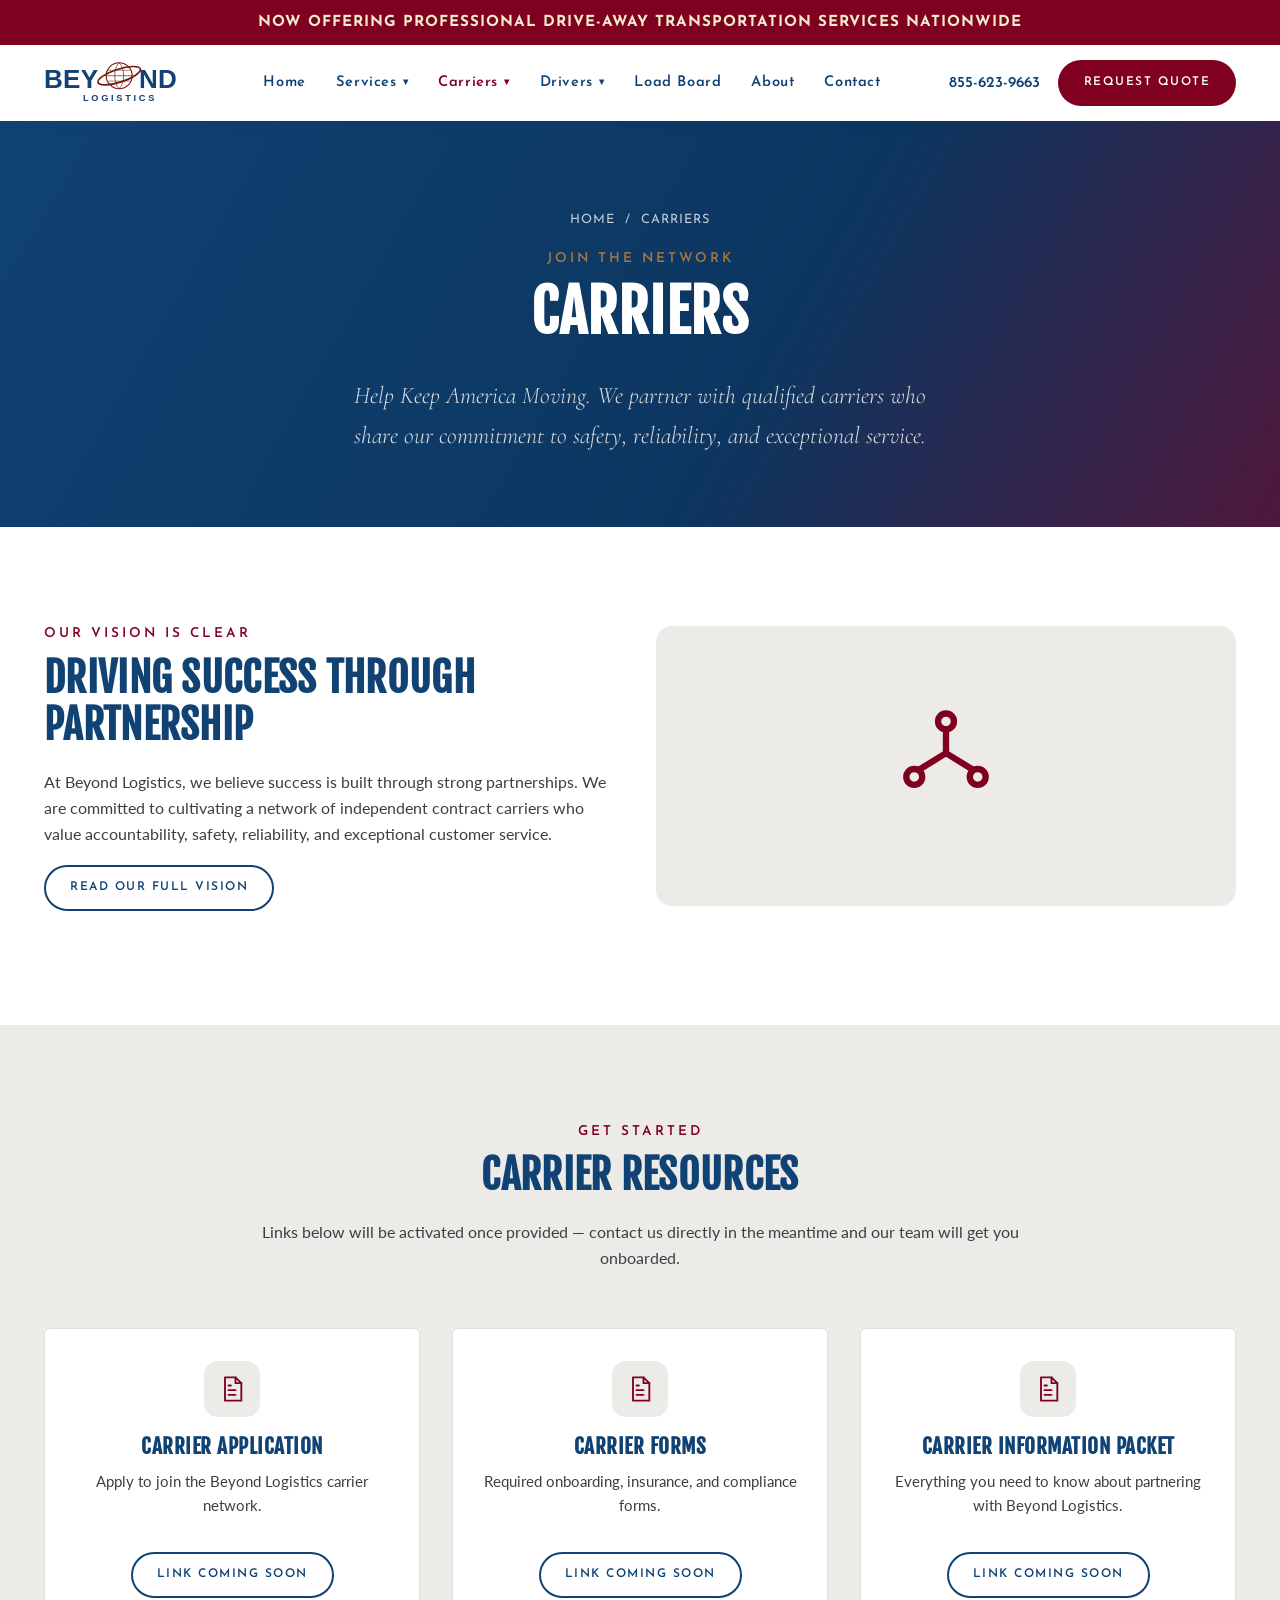
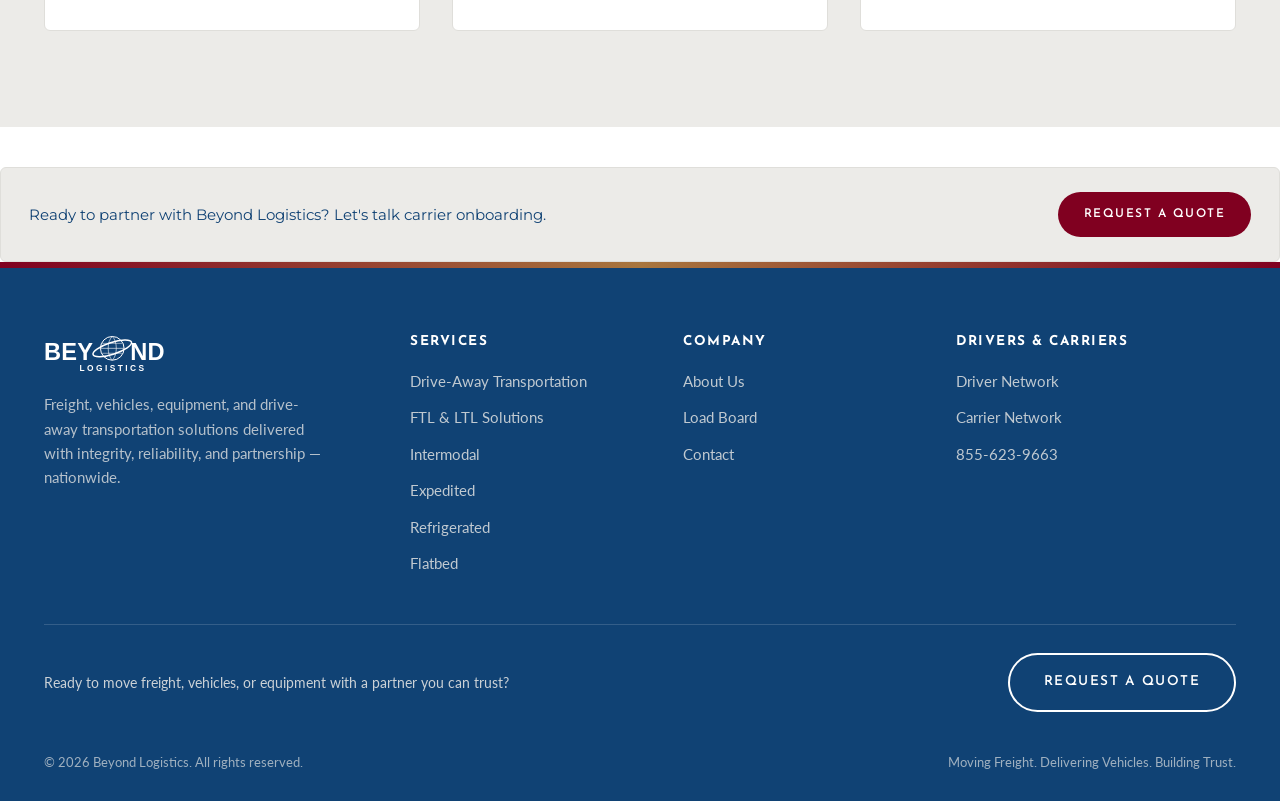
<file: carriers.html>
<!doctype html>
<html lang="en">
<head>
<meta charset="UTF-8">
<meta name="viewport" content="width=device-width, initial-scale=1.0">
<title>Carriers | Beyond Logistics</title>
<meta name="description" content="Partner with Beyond Logistics. We work with qualified independent contract carriers committed to safety, reliability, and service excellence.">
<link rel="icon" type="image/svg+xml" href="assets/img/favicon.svg">
<link rel="preconnect" href="https://fonts.googleapis.com">
<link rel="preconnect" href="https://fonts.gstatic.com" crossorigin>
<link href="https://fonts.googleapis.com/css2?family=Cormorant:wght@300;400&family=Fjalla+One&family=Josefin+Sans:wght@400;600;700&family=Lato:wght@300;400;700&family=Montserrat:wght@400;600;700&family=Raleway:wght@200;300;400&display=swap" rel="stylesheet">
<link rel="stylesheet" href="assets/css/style.css">
</head>
<body>
<div class="announce">Now Offering Professional Drive-Away Transportation Services Nationwide</div>
<header class="site-header">
  <div class="header-inner">
    <a class="brand" href="/" aria-label="Beyond Logistics home">
      <img src="assets/img/logo.svg" alt="Beyond Logistics">
    </a>
    <nav class="main-nav" aria-label="Primary">
      <ul><li><a class="nav-link" href="/">Home</a></li><li class="has-dropdown">
        <a class="nav-link" href="services.html">Services <span class="caret">&#9662;</span></a>
        <ul class="dropdown">
          <li><a href="services.html">Services Overview</a></li><li><a href="services/drive-away.html">Drive-Away Transportation</a></li><li><a href="services/ftl-ltl.html">FTL & LTL Solutions</a></li><li><a href="services/intermodal.html">Intermodal</a></li><li><a href="services/expedited.html">Expedited</a></li><li><a href="services/refrigerated.html">Refrigerated</a></li><li><a href="services/flatbed.html">Flatbed</a></li><li><a href="services.html#capabilities">Capabilities Statement</a></li>
        </ul>
      </li><li class="has-dropdown current">
        <a class="nav-link" href="carriers.html">Carriers <span class="caret">&#9662;</span></a>
        <ul class="dropdown">
          <li><a href="carriers.html#application">Carrier Application</a></li><li><a href="carriers.html#forms">Carrier Forms</a></li><li><a href="carriers.html#packet">Carrier Information Packet</a></li>
        </ul>
      </li><li class="has-dropdown">
        <a class="nav-link" href="drivers.html">Drivers <span class="caret">&#9662;</span></a>
        <ul class="dropdown">
          <li><a href="drivers.html#application">Driver Application</a></li><li><a href="drivers.html#forms">Driver Forms</a></li><li><a href="drivers.html#packet">Driver Information Packet</a></li>
        </ul>
      </li><li><a class="nav-link" href="load-board.html">Load Board</a></li><li><a class="nav-link" href="about.html">About</a></li><li><a class="nav-link" href="contact.html">Contact</a></li></ul>
    </nav>
    <div class="header-cta">
      <a class="header-phone" href="tel:+18556239663">855-623-9663</a>
      <a class="btn btn--burgundy btn--sm" href="contact.html#quote">Request Quote</a>
      <button class="nav-toggle" aria-label="Toggle menu" aria-expanded="false"><span></span><span></span><span></span></button>
    </div>
  </div>
</header>
<section class="page-hero">
  <div class="container">
    <div class="breadcrumb"><a href="index.html">Home</a> &nbsp;/&nbsp; Carriers</div>
    <span class="eyebrow">Join The Network</span>
    <h1>Carriers</h1>
    <p class="lede">Help Keep America Moving. We partner with qualified carriers who share our commitment to safety, reliability, and exceptional service.</p>
  </div>
</section>

<section class="section">
  <div class="container">
    <div class="grid grid--2" style="align-items:center;">
      <div>
        <span class="eyebrow">Our Vision Is Clear</span>
        <h2>Driving Success Through Partnership</h2>
        <p>At Beyond Logistics, we believe success is built through strong partnerships. We are committed to cultivating a network of independent contract carriers who value accountability, safety, reliability, and exceptional customer service.</p>
        <p><a class="btn btn--outline-navy btn--sm" href="about.html">Read Our Full Vision</a></p>
      </div>
      <div class="icon-tile" style="width:100%;height:280px;border-radius:16px;">
        <div style="transform:scale(3.4);"><svg viewBox="0 0 24 24" fill="none" stroke="currentColor" stroke-width="1.6" stroke-linecap="round" stroke-linejoin="round"><circle cx="12" cy="4" r="2"/><circle cx="4" cy="18" r="2"/><circle cx="20" cy="18" r="2"/><path d="M12 6v6M12 12l-6.5 4M12 12l6.5 4"/></svg></div>
      </div>
    </div>
  </div>
</section>

<section class="section section--mystic">
  <div class="container">
    <div class="section-head">
      <span class="eyebrow">Get Started</span>
      <h2>Carrier Resources</h2>
      <p>Links below will be activated once provided &mdash; contact us directly in the meantime and our team will get you onboarded.</p>
    </div>
    <div class="grid grid--3">
      <div id="application">
  <div class="card doc-card">
    <div class="icon-tile" style="margin:0 auto 18px;"><svg viewBox="0 0 24 24" fill="none" stroke="currentColor" stroke-width="1.6" stroke-linecap="round" stroke-linejoin="round"><path d="M6 2h9l5 5v15H6z"/><path d="M15 2v5h5M9 13h6M9 17h6M9 9h2"/></svg></div>
    <h3>Carrier Application</h3>
    <p style="font-size:0.92rem;">Apply to join the Beyond Logistics carrier network.</p>
    <a class="btn btn--outline-navy btn--sm" href="contact.html" aria-label="Carrier Application &mdash; link to be provided">Link Coming Soon</a>
  </div></div>
      <div id="forms">
  <div class="card doc-card">
    <div class="icon-tile" style="margin:0 auto 18px;"><svg viewBox="0 0 24 24" fill="none" stroke="currentColor" stroke-width="1.6" stroke-linecap="round" stroke-linejoin="round"><path d="M6 2h9l5 5v15H6z"/><path d="M15 2v5h5M9 13h6M9 17h6M9 9h2"/></svg></div>
    <h3>Carrier Forms</h3>
    <p style="font-size:0.92rem;">Required onboarding, insurance, and compliance forms.</p>
    <a class="btn btn--outline-navy btn--sm" href="contact.html" aria-label="Carrier Forms &mdash; link to be provided">Link Coming Soon</a>
  </div></div>
      <div id="packet">
  <div class="card doc-card">
    <div class="icon-tile" style="margin:0 auto 18px;"><svg viewBox="0 0 24 24" fill="none" stroke="currentColor" stroke-width="1.6" stroke-linecap="round" stroke-linejoin="round"><path d="M6 2h9l5 5v15H6z"/><path d="M15 2v5h5M9 13h6M9 17h6M9 9h2"/></svg></div>
    <h3>Carrier Information Packet</h3>
    <p style="font-size:0.92rem;">Everything you need to know about partnering with Beyond Logistics.</p>
    <a class="btn btn--outline-navy btn--sm" href="contact.html" aria-label="Carrier Information Packet &mdash; link to be provided">Link Coming Soon</a>
  </div></div>
    </div>
  </div>
</section>


  <div class="inline-quote-cta">
    <p>Ready to partner with Beyond Logistics? Let's talk carrier onboarding.</p>
    <a class="btn btn--burgundy btn--sm" href="contact.html#quote">Request A Quote</a>
  </div>

<footer class="site-footer">
  <div class="container">
    <div class="footer-grid">
      <div class="footer-brand">
        <img src="assets/img/logo.svg" alt="Beyond Logistics">
        <p>Freight, vehicles, equipment, and drive-away transportation solutions delivered with integrity, reliability, and partnership &mdash; nationwide.</p>
      </div>
      <div class="footer-col">
        <h4>Services</h4>
        <ul>
          <li><a href="services/drive-away.html">Drive-Away Transportation</a></li>
          <li><a href="services/ftl-ltl.html">FTL &amp; LTL Solutions</a></li>
          <li><a href="services/intermodal.html">Intermodal</a></li>
          <li><a href="services/expedited.html">Expedited</a></li>
          <li><a href="services/refrigerated.html">Refrigerated</a></li>
          <li><a href="services/flatbed.html">Flatbed</a></li>
        </ul>
      </div>
      <div class="footer-col">
        <h4>Company</h4>
        <ul>
          <li><a href="about.html">About Us</a></li>
          <li><a href="load-board.html">Load Board</a></li>
          <li><a href="contact.html">Contact</a></li>
        </ul>
      </div>
      <div class="footer-col">
        <h4>Drivers &amp; Carriers</h4>
        <ul>
          <li><a href="drivers.html">Driver Network</a></li>
          <li><a href="carriers.html">Carrier Network</a></li>
          <li><a href="tel:+18556239663">855-623-9663</a></li>
        </ul>
      </div>
    </div>
    <div class="footer-quote">
      <p>Ready to move freight, vehicles, or equipment with a partner you can trust?</p>
      <a class="btn btn--outline" href="contact.html#quote">Request A Quote</a>
    </div>
    <div class="footer-bottom">
      <span>&copy; 2026 Beyond Logistics. All rights reserved.</span>
      <span>Moving Freight. Delivering Vehicles. Building Trust.</span>
    </div>
  </div>
</footer>
<script src="assets/js/main.js"></script>
</body>
</html>
</file>
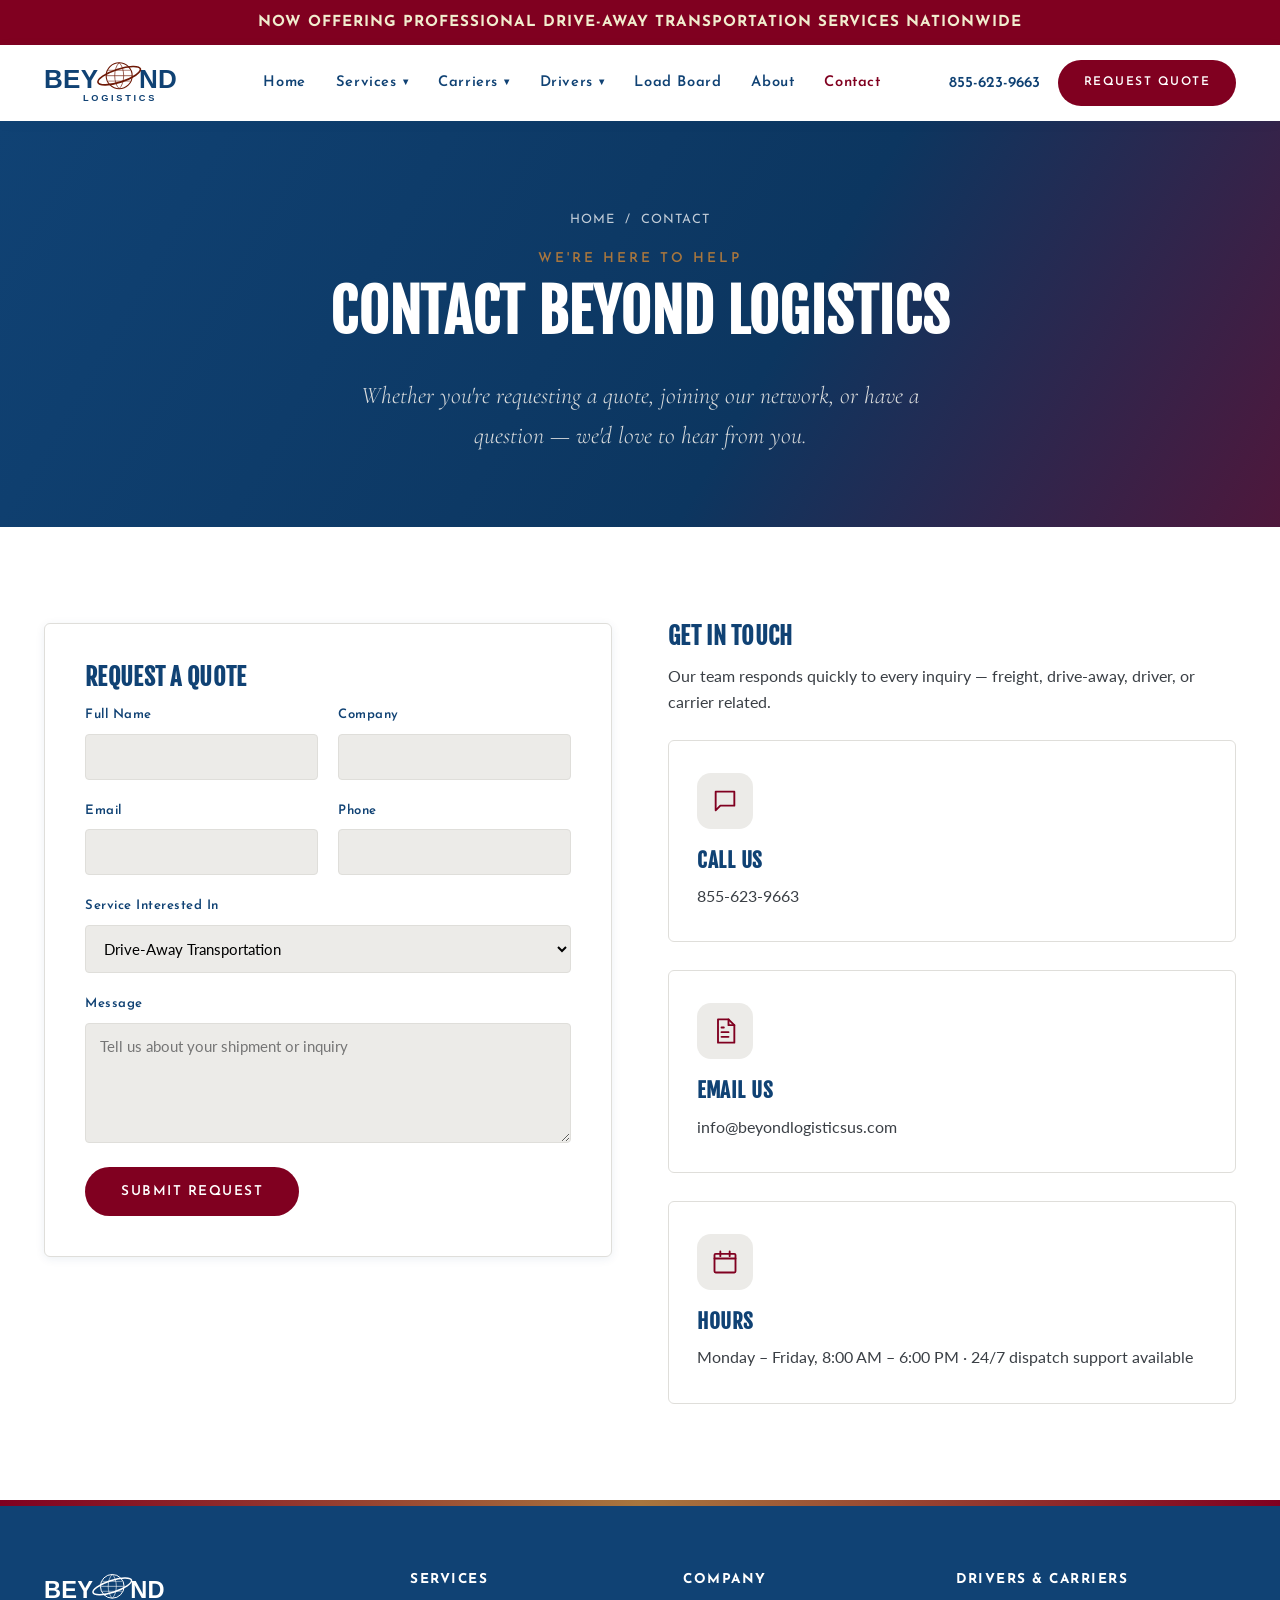
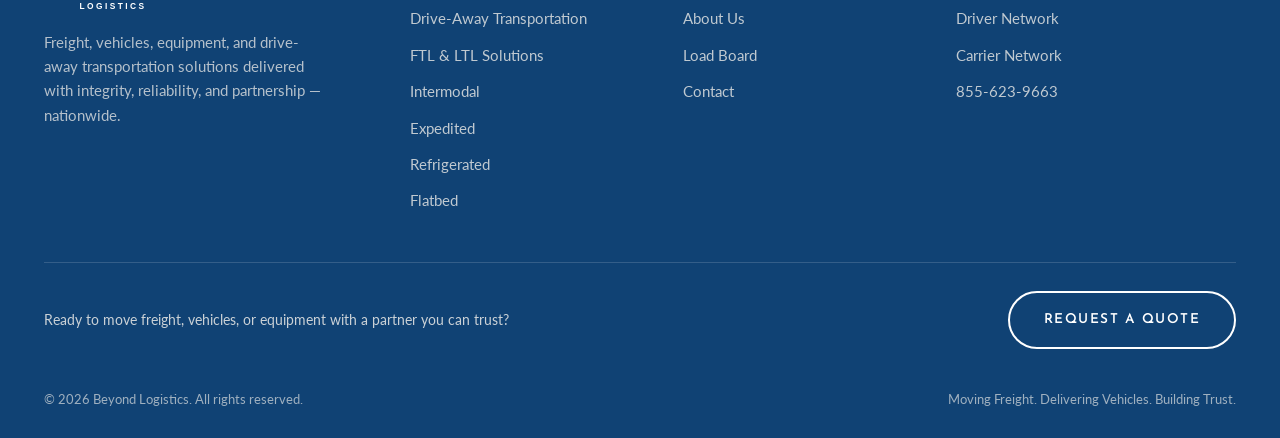
<file: contact.html>
<!doctype html>
<html lang="en">
<head>
<meta charset="UTF-8">
<meta name="viewport" content="width=device-width, initial-scale=1.0">
<title>Contact Us | Beyond Logistics</title>
<meta name="description" content="Contact Beyond Logistics to request a quote, join our driver or carrier network, or ask a question about our transportation services.">
<link rel="icon" type="image/svg+xml" href="assets/img/favicon.svg">
<link rel="preconnect" href="https://fonts.googleapis.com">
<link rel="preconnect" href="https://fonts.gstatic.com" crossorigin>
<link href="https://fonts.googleapis.com/css2?family=Cormorant:wght@300;400&family=Fjalla+One&family=Josefin+Sans:wght@400;600;700&family=Lato:wght@300;400;700&family=Montserrat:wght@400;600;700&family=Raleway:wght@200;300;400&display=swap" rel="stylesheet">
<link rel="stylesheet" href="assets/css/style.css">
</head>
<body>
<div class="announce">Now Offering Professional Drive-Away Transportation Services Nationwide</div>
<header class="site-header">
  <div class="header-inner">
    <a class="brand" href="/" aria-label="Beyond Logistics home">
      <img src="assets/img/logo.svg" alt="Beyond Logistics">
    </a>
    <nav class="main-nav" aria-label="Primary">
      <ul><li><a class="nav-link" href="/">Home</a></li><li class="has-dropdown">
        <a class="nav-link" href="services.html">Services <span class="caret">&#9662;</span></a>
        <ul class="dropdown">
          <li><a href="services.html">Services Overview</a></li><li><a href="services/drive-away.html">Drive-Away Transportation</a></li><li><a href="services/ftl-ltl.html">FTL & LTL Solutions</a></li><li><a href="services/intermodal.html">Intermodal</a></li><li><a href="services/expedited.html">Expedited</a></li><li><a href="services/refrigerated.html">Refrigerated</a></li><li><a href="services/flatbed.html">Flatbed</a></li><li><a href="services.html#capabilities">Capabilities Statement</a></li>
        </ul>
      </li><li class="has-dropdown">
        <a class="nav-link" href="carriers.html">Carriers <span class="caret">&#9662;</span></a>
        <ul class="dropdown">
          <li><a href="carriers.html#application">Carrier Application</a></li><li><a href="carriers.html#forms">Carrier Forms</a></li><li><a href="carriers.html#packet">Carrier Information Packet</a></li>
        </ul>
      </li><li class="has-dropdown">
        <a class="nav-link" href="drivers.html">Drivers <span class="caret">&#9662;</span></a>
        <ul class="dropdown">
          <li><a href="drivers.html#application">Driver Application</a></li><li><a href="drivers.html#forms">Driver Forms</a></li><li><a href="drivers.html#packet">Driver Information Packet</a></li>
        </ul>
      </li><li><a class="nav-link" href="load-board.html">Load Board</a></li><li><a class="nav-link" href="about.html">About</a></li><li class="current"><a class="nav-link" href="contact.html">Contact</a></li></ul>
    </nav>
    <div class="header-cta">
      <a class="header-phone" href="tel:+18556239663">855-623-9663</a>
      <a class="btn btn--burgundy btn--sm" href="contact.html#quote">Request Quote</a>
      <button class="nav-toggle" aria-label="Toggle menu" aria-expanded="false"><span></span><span></span><span></span></button>
    </div>
  </div>
</header>
<section class="page-hero">
  <div class="container">
    <div class="breadcrumb"><a href="index.html">Home</a> &nbsp;/&nbsp; Contact</div>
    <span class="eyebrow">We're Here To Help</span>
    <h1>Contact Beyond Logistics</h1>
    <p class="lede">Whether you're requesting a quote, joining our network, or have a question &mdash; we'd love to hear from you.</p>
  </div>
</section>

<section class="section" id="quote">
  <div class="container">
    <div class="grid grid--2" style="align-items:flex-start;gap:56px;">
      <div class="form-card">
        <h2 style="font-size:1.5rem;">Request A Quote</h2>
        <form action="mailto:info@beyondlogisticsus.com" method="post" enctype="text/plain">
          <div class="form-row">
            <div class="form-field"><label for="name">Full Name</label><input id="name" name="name" type="text" required></div>
            <div class="form-field"><label for="company">Company</label><input id="company" name="company" type="text"></div>
          </div>
          <div class="form-row">
            <div class="form-field"><label for="email">Email</label><input id="email" name="email" type="email" required></div>
            <div class="form-field"><label for="phone">Phone</label><input id="phone" name="phone" type="tel"></div>
          </div>
          <div class="form-row">
            <div class="form-field" style="grid-column:1/-1;">
              <label for="service">Service Interested In</label>
              <select id="service" name="service">
                <option>Drive-Away Transportation</option>
                <option>FTL &amp; LTL Solutions</option>
                <option>Intermodal</option>
                <option>Expedited</option>
                <option>Refrigerated</option>
                <option>Flatbed</option>
                <option>Driver / Carrier Network</option>
                <option>Other</option>
              </select>
            </div>
          </div>
          <div class="form-field" style="margin-bottom:24px;">
            <label for="message">Message</label>
            <textarea id="message" name="message" placeholder="Tell us about your shipment or inquiry"></textarea>
          </div>
          <button class="btn btn--burgundy" type="submit">Submit Request</button>
        </form>
      </div>
      <div>
        <h2 style="font-size:1.5rem;">Get In Touch</h2>
        <p>Our team responds quickly to every inquiry &mdash; freight, drive-away, driver, or carrier related.</p>
        <div class="info-strip" style="grid-template-columns:1fr;margin-top:24px;">
          <div class="card" style="text-align:left;">
            <div class="icon-tile"><svg viewBox="0 0 24 24" fill="none" stroke="currentColor" stroke-width="1.6" stroke-linecap="round" stroke-linejoin="round"><path d="M4 4h16v12H8l-4 4V4z"/></svg></div>
            <h3>Call Us</h3>
            <p style="margin:0;"><a href="tel:+18556239663">855-623-9663</a></p>
          </div>
          <div class="card" style="text-align:left;">
            <div class="icon-tile"><svg viewBox="0 0 24 24" fill="none" stroke="currentColor" stroke-width="1.6" stroke-linecap="round" stroke-linejoin="round"><path d="M6 2h9l5 5v15H6z"/><path d="M15 2v5h5M9 13h6M9 17h6M9 9h2"/></svg></div>
            <h3>Email Us</h3>
            <p style="margin:0;"><a href="mailto:info@beyondlogisticsus.com">info@beyondlogisticsus.com</a></p>
          </div>
          <div class="card" style="text-align:left;">
            <div class="icon-tile"><svg viewBox="0 0 24 24" fill="none" stroke="currentColor" stroke-width="1.6" stroke-linecap="round" stroke-linejoin="round"><rect x="3" y="5" width="18" height="16" rx="1"/><path d="M3 9h18M8 3v4M16 3v4"/></svg></div>
            <h3>Hours</h3>
            <p style="margin:0;">Monday &ndash; Friday, 8:00 AM &ndash; 6:00 PM &middot; 24/7 dispatch support available</p>
          </div>
        </div>
      </div>
    </div>
  </div>
</section>

<footer class="site-footer">
  <div class="container">
    <div class="footer-grid">
      <div class="footer-brand">
        <img src="assets/img/logo.svg" alt="Beyond Logistics">
        <p>Freight, vehicles, equipment, and drive-away transportation solutions delivered with integrity, reliability, and partnership &mdash; nationwide.</p>
      </div>
      <div class="footer-col">
        <h4>Services</h4>
        <ul>
          <li><a href="services/drive-away.html">Drive-Away Transportation</a></li>
          <li><a href="services/ftl-ltl.html">FTL &amp; LTL Solutions</a></li>
          <li><a href="services/intermodal.html">Intermodal</a></li>
          <li><a href="services/expedited.html">Expedited</a></li>
          <li><a href="services/refrigerated.html">Refrigerated</a></li>
          <li><a href="services/flatbed.html">Flatbed</a></li>
        </ul>
      </div>
      <div class="footer-col">
        <h4>Company</h4>
        <ul>
          <li><a href="about.html">About Us</a></li>
          <li><a href="load-board.html">Load Board</a></li>
          <li><a href="contact.html">Contact</a></li>
        </ul>
      </div>
      <div class="footer-col">
        <h4>Drivers &amp; Carriers</h4>
        <ul>
          <li><a href="drivers.html">Driver Network</a></li>
          <li><a href="carriers.html">Carrier Network</a></li>
          <li><a href="tel:+18556239663">855-623-9663</a></li>
        </ul>
      </div>
    </div>
    <div class="footer-quote">
      <p>Ready to move freight, vehicles, or equipment with a partner you can trust?</p>
      <a class="btn btn--outline" href="contact.html#quote">Request A Quote</a>
    </div>
    <div class="footer-bottom">
      <span>&copy; 2026 Beyond Logistics. All rights reserved.</span>
      <span>Moving Freight. Delivering Vehicles. Building Trust.</span>
    </div>
  </div>
</footer>
<script src="assets/js/main.js"></script>
</body>
</html>
</file>
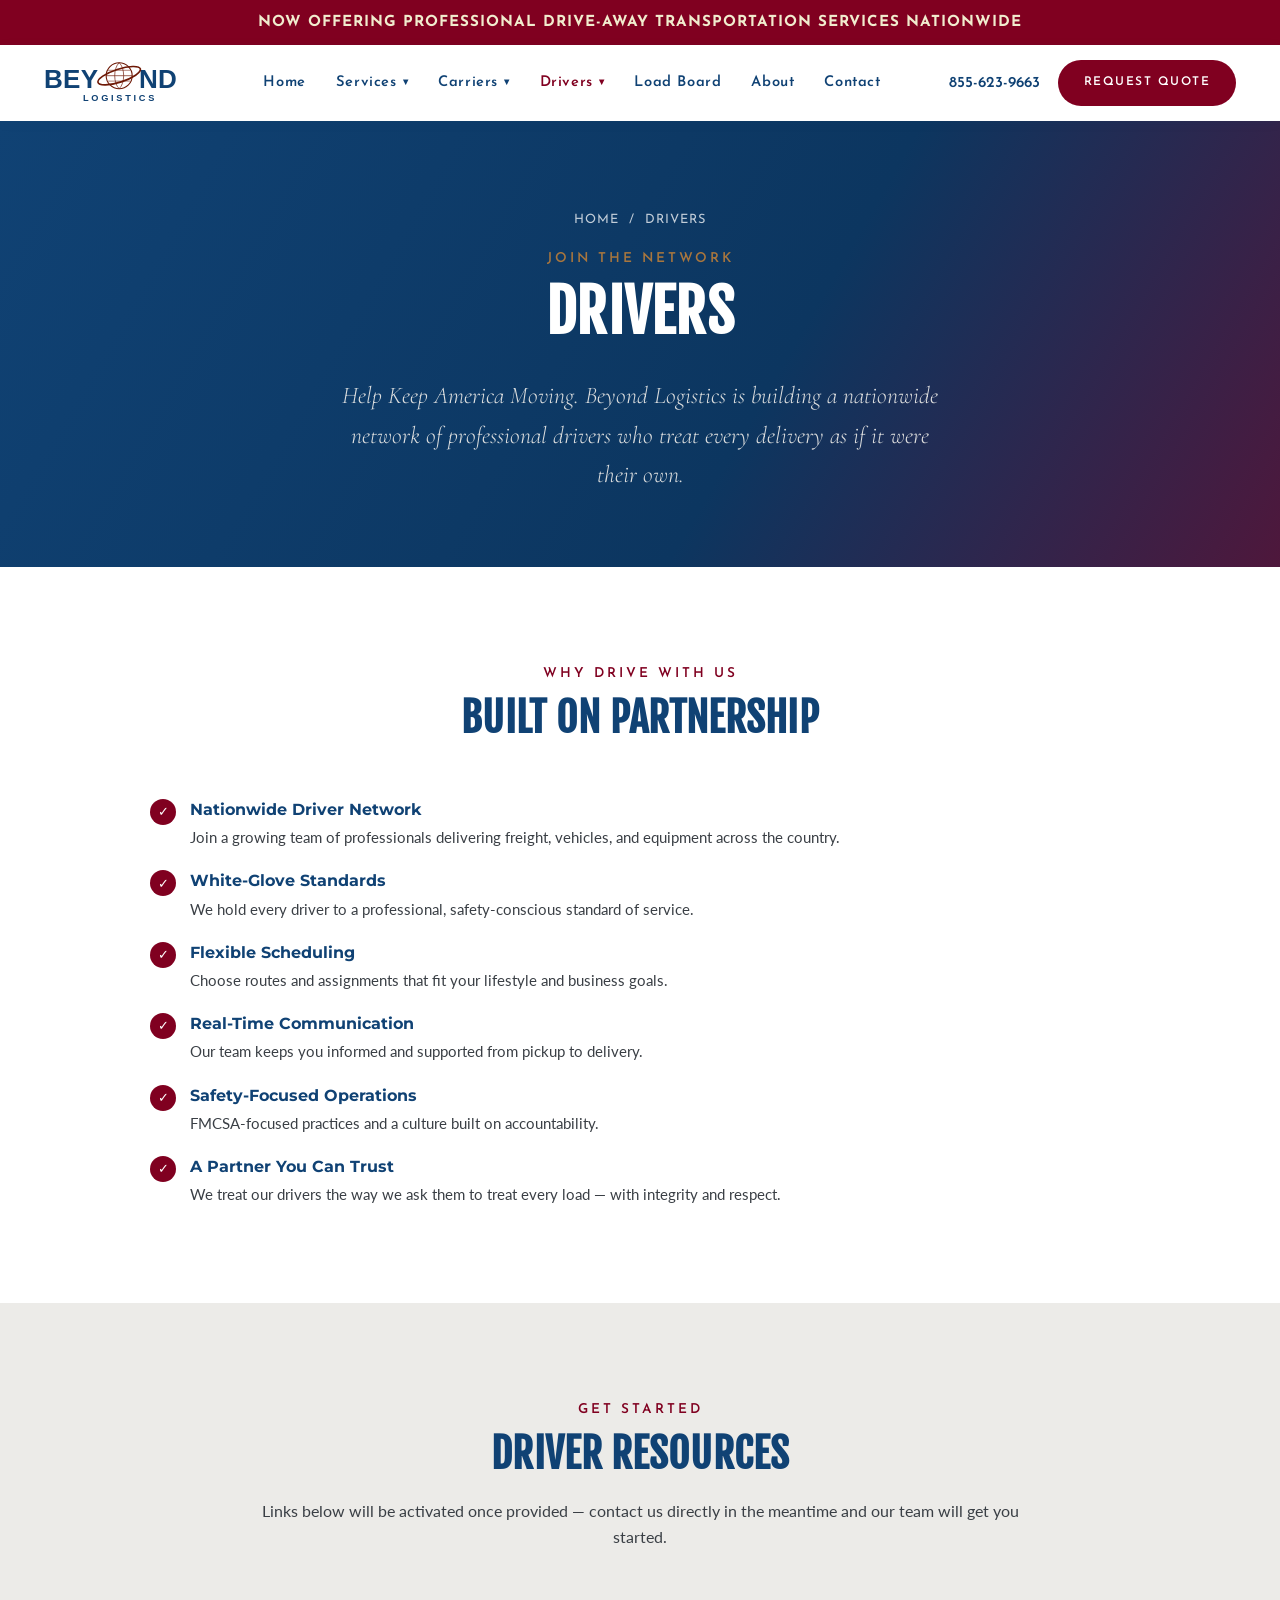
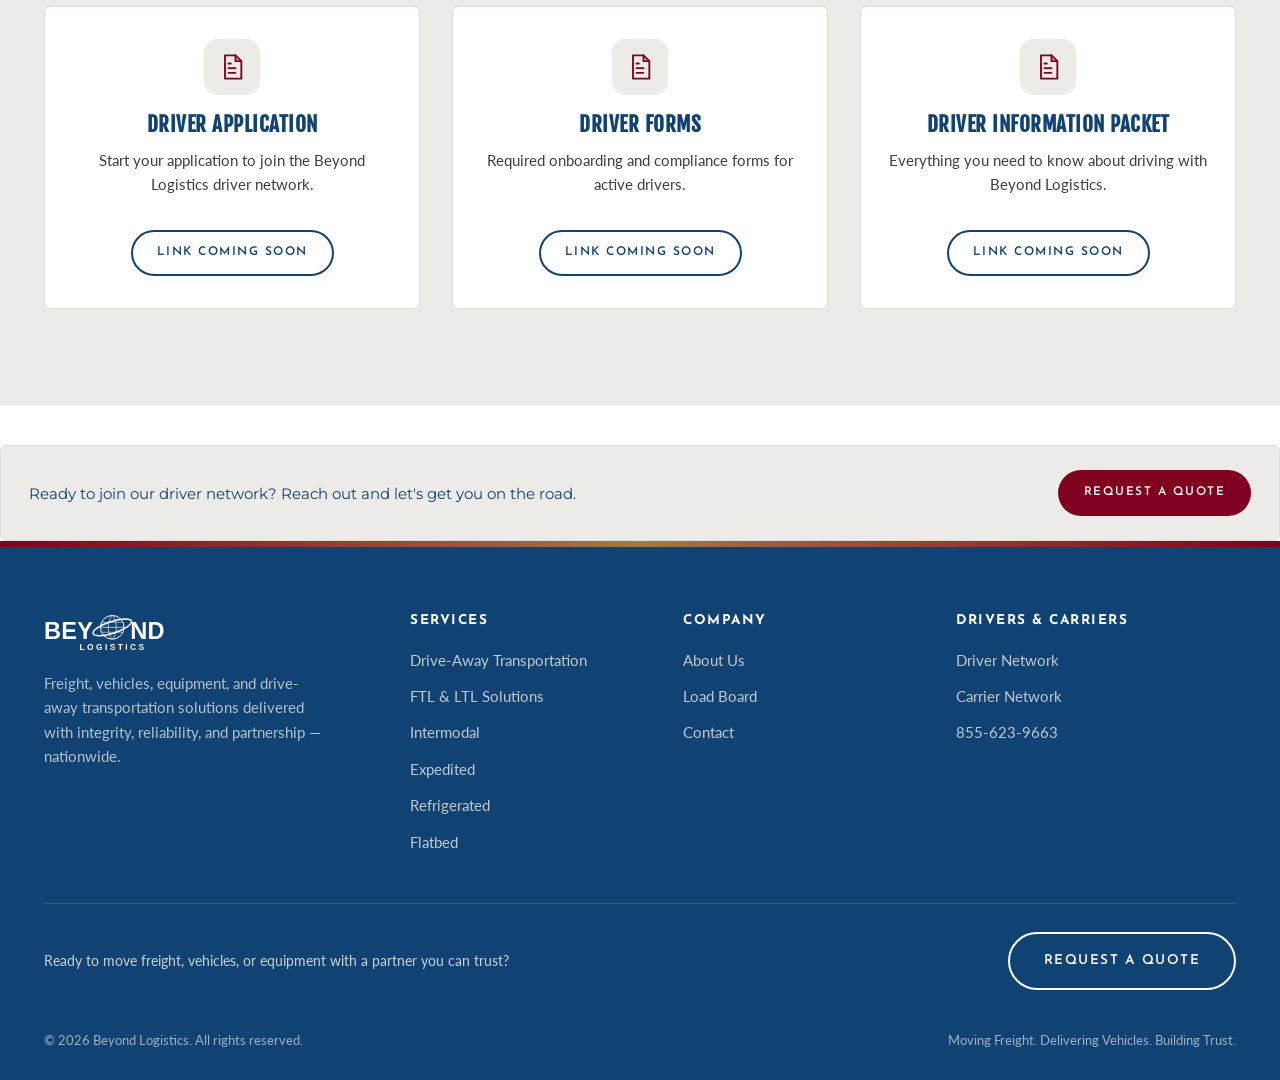
<file: drivers.html>
<!doctype html>
<html lang="en">
<head>
<meta charset="UTF-8">
<meta name="viewport" content="width=device-width, initial-scale=1.0">
<title>Drivers | Beyond Logistics</title>
<meta name="description" content="Join the Beyond Logistics driver network. Nationwide opportunities, flexible scheduling, and a partner that treats every delivery like its own.">
<link rel="icon" type="image/svg+xml" href="assets/img/favicon.svg">
<link rel="preconnect" href="https://fonts.googleapis.com">
<link rel="preconnect" href="https://fonts.gstatic.com" crossorigin>
<link href="https://fonts.googleapis.com/css2?family=Cormorant:wght@300;400&family=Fjalla+One&family=Josefin+Sans:wght@400;600;700&family=Lato:wght@300;400;700&family=Montserrat:wght@400;600;700&family=Raleway:wght@200;300;400&display=swap" rel="stylesheet">
<link rel="stylesheet" href="assets/css/style.css">
</head>
<body>
<div class="announce">Now Offering Professional Drive-Away Transportation Services Nationwide</div>
<header class="site-header">
  <div class="header-inner">
    <a class="brand" href="/" aria-label="Beyond Logistics home">
      <img src="assets/img/logo.svg" alt="Beyond Logistics">
    </a>
    <nav class="main-nav" aria-label="Primary">
      <ul><li><a class="nav-link" href="/">Home</a></li><li class="has-dropdown">
        <a class="nav-link" href="services.html">Services <span class="caret">&#9662;</span></a>
        <ul class="dropdown">
          <li><a href="services.html">Services Overview</a></li><li><a href="services/drive-away.html">Drive-Away Transportation</a></li><li><a href="services/ftl-ltl.html">FTL & LTL Solutions</a></li><li><a href="services/intermodal.html">Intermodal</a></li><li><a href="services/expedited.html">Expedited</a></li><li><a href="services/refrigerated.html">Refrigerated</a></li><li><a href="services/flatbed.html">Flatbed</a></li><li><a href="services.html#capabilities">Capabilities Statement</a></li>
        </ul>
      </li><li class="has-dropdown">
        <a class="nav-link" href="carriers.html">Carriers <span class="caret">&#9662;</span></a>
        <ul class="dropdown">
          <li><a href="carriers.html#application">Carrier Application</a></li><li><a href="carriers.html#forms">Carrier Forms</a></li><li><a href="carriers.html#packet">Carrier Information Packet</a></li>
        </ul>
      </li><li class="has-dropdown current">
        <a class="nav-link" href="drivers.html">Drivers <span class="caret">&#9662;</span></a>
        <ul class="dropdown">
          <li><a href="drivers.html#application">Driver Application</a></li><li><a href="drivers.html#forms">Driver Forms</a></li><li><a href="drivers.html#packet">Driver Information Packet</a></li>
        </ul>
      </li><li><a class="nav-link" href="load-board.html">Load Board</a></li><li><a class="nav-link" href="about.html">About</a></li><li><a class="nav-link" href="contact.html">Contact</a></li></ul>
    </nav>
    <div class="header-cta">
      <a class="header-phone" href="tel:+18556239663">855-623-9663</a>
      <a class="btn btn--burgundy btn--sm" href="contact.html#quote">Request Quote</a>
      <button class="nav-toggle" aria-label="Toggle menu" aria-expanded="false"><span></span><span></span><span></span></button>
    </div>
  </div>
</header>
<section class="page-hero">
  <div class="container">
    <div class="breadcrumb"><a href="index.html">Home</a> &nbsp;/&nbsp; Drivers</div>
    <span class="eyebrow">Join The Network</span>
    <h1>Drivers</h1>
    <p class="lede">Help Keep America Moving. Beyond Logistics is building a nationwide network of professional drivers who treat every delivery as if it were their own.</p>
  </div>
</section>

<section class="section">
  <div class="container">
    <div class="section-head">
      <span class="eyebrow">Why Drive With Us</span>
      <h2>Built On Partnership</h2>
    </div>
    <div style="max-width:980px;margin:0 auto;">
      <ul class="check-list">
    <li><span class="mark">&#10003;</span><span><strong>Nationwide Driver Network</strong><p style="margin:0;font-size:0.95rem;">Join a growing team of professionals delivering freight, vehicles, and equipment across the country.</p></span></li><li><span class="mark">&#10003;</span><span><strong>White-Glove Standards</strong><p style="margin:0;font-size:0.95rem;">We hold every driver to a professional, safety-conscious standard of service.</p></span></li><li><span class="mark">&#10003;</span><span><strong>Flexible Scheduling</strong><p style="margin:0;font-size:0.95rem;">Choose routes and assignments that fit your lifestyle and business goals.</p></span></li><li><span class="mark">&#10003;</span><span><strong>Real-Time Communication</strong><p style="margin:0;font-size:0.95rem;">Our team keeps you informed and supported from pickup to delivery.</p></span></li><li><span class="mark">&#10003;</span><span><strong>Safety-Focused Operations</strong><p style="margin:0;font-size:0.95rem;">FMCSA-focused practices and a culture built on accountability.</p></span></li><li><span class="mark">&#10003;</span><span><strong>A Partner You Can Trust</strong><p style="margin:0;font-size:0.95rem;">We treat our drivers the way we ask them to treat every load &mdash; with integrity and respect.</p></span></li>
  </ul>
    </div>
  </div>
</section>

<section class="section section--mystic">
  <div class="container">
    <div class="section-head">
      <span class="eyebrow">Get Started</span>
      <h2>Driver Resources</h2>
      <p>Links below will be activated once provided &mdash; contact us directly in the meantime and our team will get you started.</p>
    </div>
    <div class="grid grid--3">
      <div id="application">
  <div class="card doc-card">
    <div class="icon-tile" style="margin:0 auto 18px;"><svg viewBox="0 0 24 24" fill="none" stroke="currentColor" stroke-width="1.6" stroke-linecap="round" stroke-linejoin="round"><path d="M6 2h9l5 5v15H6z"/><path d="M15 2v5h5M9 13h6M9 17h6M9 9h2"/></svg></div>
    <h3>Driver Application</h3>
    <p style="font-size:0.92rem;">Start your application to join the Beyond Logistics driver network.</p>
    <a class="btn btn--outline-navy btn--sm" href="contact.html" aria-label="Driver Application &mdash; link to be provided">Link Coming Soon</a>
  </div></div>
      <div id="forms">
  <div class="card doc-card">
    <div class="icon-tile" style="margin:0 auto 18px;"><svg viewBox="0 0 24 24" fill="none" stroke="currentColor" stroke-width="1.6" stroke-linecap="round" stroke-linejoin="round"><path d="M6 2h9l5 5v15H6z"/><path d="M15 2v5h5M9 13h6M9 17h6M9 9h2"/></svg></div>
    <h3>Driver Forms</h3>
    <p style="font-size:0.92rem;">Required onboarding and compliance forms for active drivers.</p>
    <a class="btn btn--outline-navy btn--sm" href="contact.html" aria-label="Driver Forms &mdash; link to be provided">Link Coming Soon</a>
  </div></div>
      <div id="packet">
  <div class="card doc-card">
    <div class="icon-tile" style="margin:0 auto 18px;"><svg viewBox="0 0 24 24" fill="none" stroke="currentColor" stroke-width="1.6" stroke-linecap="round" stroke-linejoin="round"><path d="M6 2h9l5 5v15H6z"/><path d="M15 2v5h5M9 13h6M9 17h6M9 9h2"/></svg></div>
    <h3>Driver Information Packet</h3>
    <p style="font-size:0.92rem;">Everything you need to know about driving with Beyond Logistics.</p>
    <a class="btn btn--outline-navy btn--sm" href="contact.html" aria-label="Driver Information Packet &mdash; link to be provided">Link Coming Soon</a>
  </div></div>
    </div>
  </div>
</section>


  <div class="inline-quote-cta">
    <p>Ready to join our driver network? Reach out and let's get you on the road.</p>
    <a class="btn btn--burgundy btn--sm" href="contact.html#quote">Request A Quote</a>
  </div>

<footer class="site-footer">
  <div class="container">
    <div class="footer-grid">
      <div class="footer-brand">
        <img src="assets/img/logo.svg" alt="Beyond Logistics">
        <p>Freight, vehicles, equipment, and drive-away transportation solutions delivered with integrity, reliability, and partnership &mdash; nationwide.</p>
      </div>
      <div class="footer-col">
        <h4>Services</h4>
        <ul>
          <li><a href="services/drive-away.html">Drive-Away Transportation</a></li>
          <li><a href="services/ftl-ltl.html">FTL &amp; LTL Solutions</a></li>
          <li><a href="services/intermodal.html">Intermodal</a></li>
          <li><a href="services/expedited.html">Expedited</a></li>
          <li><a href="services/refrigerated.html">Refrigerated</a></li>
          <li><a href="services/flatbed.html">Flatbed</a></li>
        </ul>
      </div>
      <div class="footer-col">
        <h4>Company</h4>
        <ul>
          <li><a href="about.html">About Us</a></li>
          <li><a href="load-board.html">Load Board</a></li>
          <li><a href="contact.html">Contact</a></li>
        </ul>
      </div>
      <div class="footer-col">
        <h4>Drivers &amp; Carriers</h4>
        <ul>
          <li><a href="drivers.html">Driver Network</a></li>
          <li><a href="carriers.html">Carrier Network</a></li>
          <li><a href="tel:+18556239663">855-623-9663</a></li>
        </ul>
      </div>
    </div>
    <div class="footer-quote">
      <p>Ready to move freight, vehicles, or equipment with a partner you can trust?</p>
      <a class="btn btn--outline" href="contact.html#quote">Request A Quote</a>
    </div>
    <div class="footer-bottom">
      <span>&copy; 2026 Beyond Logistics. All rights reserved.</span>
      <span>Moving Freight. Delivering Vehicles. Building Trust.</span>
    </div>
  </div>
</footer>
<script src="assets/js/main.js"></script>
</body>
</html>
</file>
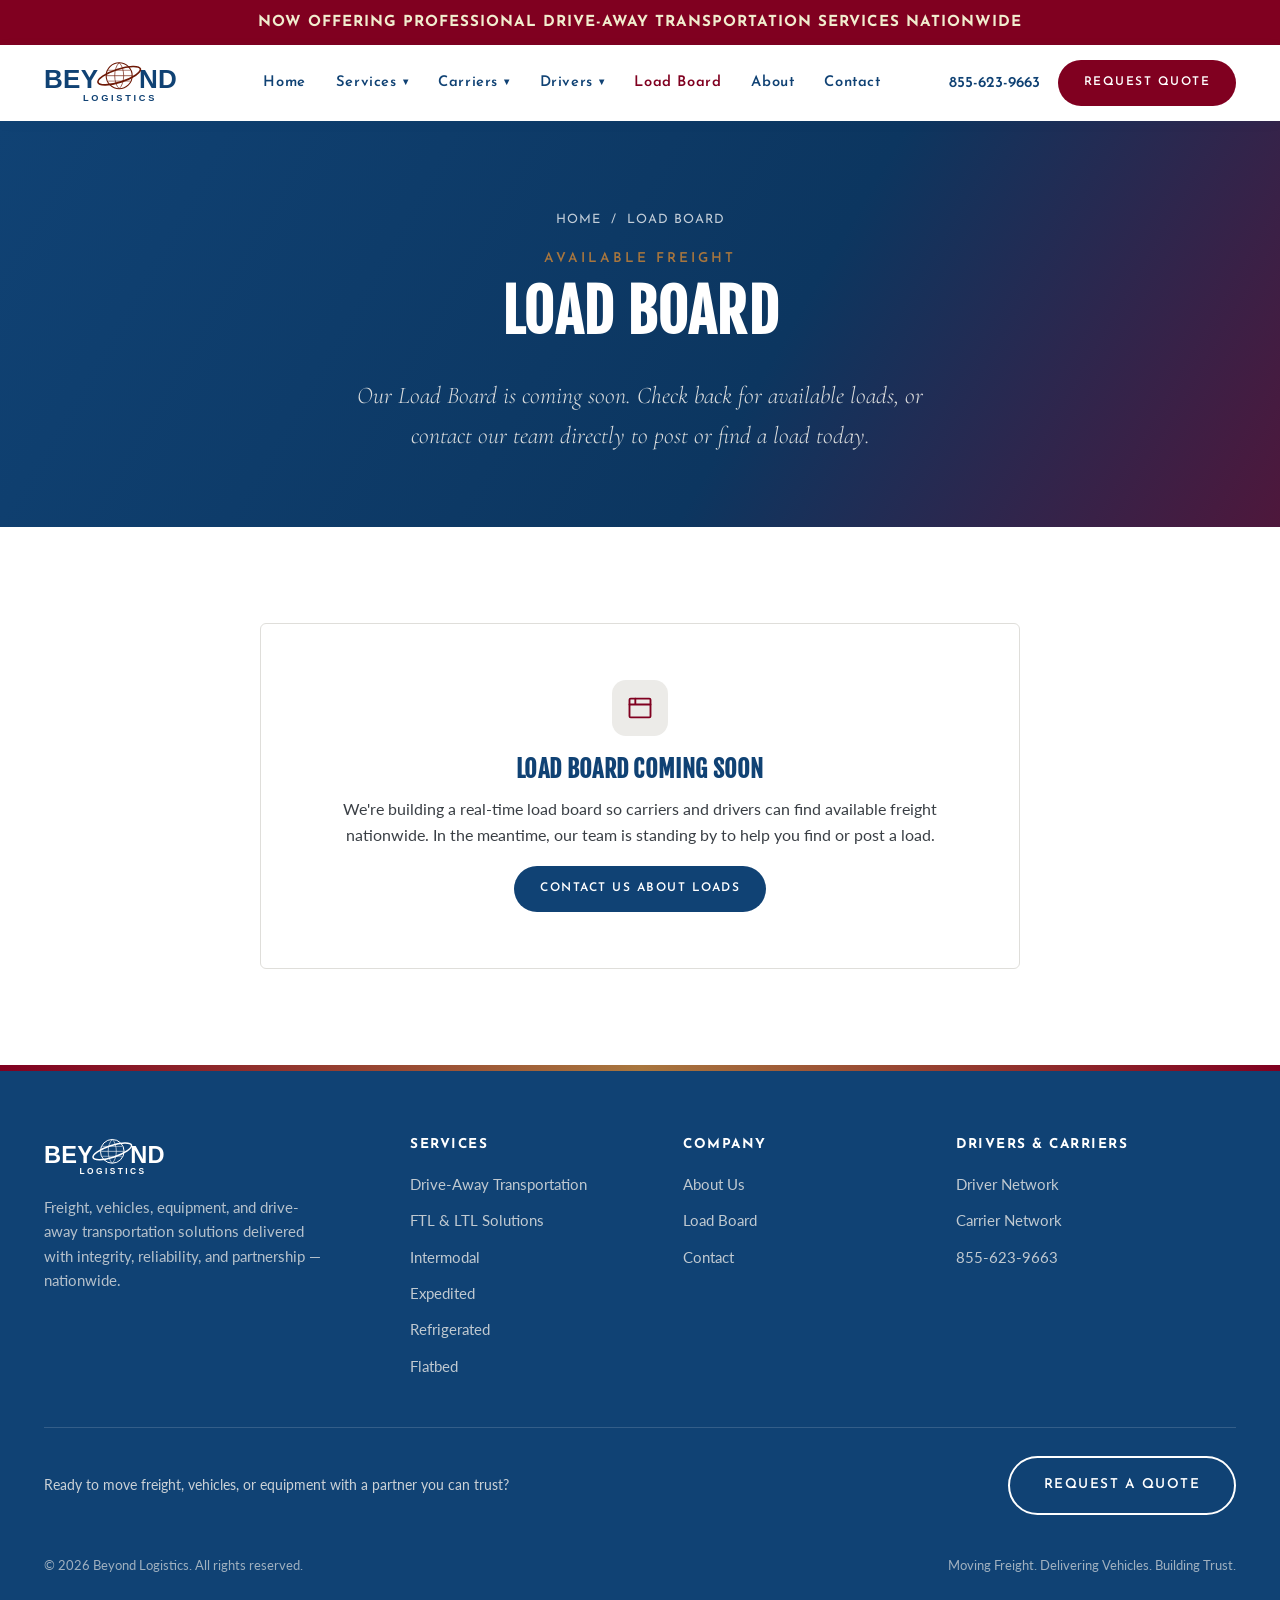
<file: load-board.html>
<!doctype html>
<html lang="en">
<head>
<meta charset="UTF-8">
<meta name="viewport" content="width=device-width, initial-scale=1.0">
<title>Load Board | Beyond Logistics</title>
<meta name="description" content="The Beyond Logistics load board is coming soon. Contact our team to find or post available freight today.">
<link rel="icon" type="image/svg+xml" href="assets/img/favicon.svg">
<link rel="preconnect" href="https://fonts.googleapis.com">
<link rel="preconnect" href="https://fonts.gstatic.com" crossorigin>
<link href="https://fonts.googleapis.com/css2?family=Cormorant:wght@300;400&family=Fjalla+One&family=Josefin+Sans:wght@400;600;700&family=Lato:wght@300;400;700&family=Montserrat:wght@400;600;700&family=Raleway:wght@200;300;400&display=swap" rel="stylesheet">
<link rel="stylesheet" href="assets/css/style.css">
</head>
<body>
<div class="announce">Now Offering Professional Drive-Away Transportation Services Nationwide</div>
<header class="site-header">
  <div class="header-inner">
    <a class="brand" href="/" aria-label="Beyond Logistics home">
      <img src="assets/img/logo.svg" alt="Beyond Logistics">
    </a>
    <nav class="main-nav" aria-label="Primary">
      <ul><li><a class="nav-link" href="/">Home</a></li><li class="has-dropdown">
        <a class="nav-link" href="services.html">Services <span class="caret">&#9662;</span></a>
        <ul class="dropdown">
          <li><a href="services.html">Services Overview</a></li><li><a href="services/drive-away.html">Drive-Away Transportation</a></li><li><a href="services/ftl-ltl.html">FTL & LTL Solutions</a></li><li><a href="services/intermodal.html">Intermodal</a></li><li><a href="services/expedited.html">Expedited</a></li><li><a href="services/refrigerated.html">Refrigerated</a></li><li><a href="services/flatbed.html">Flatbed</a></li><li><a href="services.html#capabilities">Capabilities Statement</a></li>
        </ul>
      </li><li class="has-dropdown">
        <a class="nav-link" href="carriers.html">Carriers <span class="caret">&#9662;</span></a>
        <ul class="dropdown">
          <li><a href="carriers.html#application">Carrier Application</a></li><li><a href="carriers.html#forms">Carrier Forms</a></li><li><a href="carriers.html#packet">Carrier Information Packet</a></li>
        </ul>
      </li><li class="has-dropdown">
        <a class="nav-link" href="drivers.html">Drivers <span class="caret">&#9662;</span></a>
        <ul class="dropdown">
          <li><a href="drivers.html#application">Driver Application</a></li><li><a href="drivers.html#forms">Driver Forms</a></li><li><a href="drivers.html#packet">Driver Information Packet</a></li>
        </ul>
      </li><li class="current"><a class="nav-link" href="load-board.html">Load Board</a></li><li><a class="nav-link" href="about.html">About</a></li><li><a class="nav-link" href="contact.html">Contact</a></li></ul>
    </nav>
    <div class="header-cta">
      <a class="header-phone" href="tel:+18556239663">855-623-9663</a>
      <a class="btn btn--burgundy btn--sm" href="contact.html#quote">Request Quote</a>
      <button class="nav-toggle" aria-label="Toggle menu" aria-expanded="false"><span></span><span></span><span></span></button>
    </div>
  </div>
</header>
<section class="page-hero">
  <div class="container">
    <div class="breadcrumb"><a href="index.html">Home</a> &nbsp;/&nbsp; Load Board</div>
    <span class="eyebrow">Available Freight</span>
    <h1>Load Board</h1>
    <p class="lede">Our Load Board is coming soon. Check back for available loads, or contact our team directly to post or find a load today.</p>
  </div>
</section>

<section class="section">
  <div class="container">
    <div class="card" style="max-width:760px;margin:0 auto;text-align:center;padding:56px;">
      <div class="icon-tile" style="margin:0 auto 20px;"><svg viewBox="0 0 24 24" fill="none" stroke="currentColor" stroke-width="1.6" stroke-linecap="round" stroke-linejoin="round"><rect x="3" y="4" width="18" height="16" rx="1"/><path d="M3 9h18M8 4v5"/></svg></div>
      <h2 style="font-size:1.5rem;">Load Board Coming Soon</h2>
      <p>We're building a real-time load board so carriers and drivers can find available freight nationwide. In the meantime, our team is standing by to help you find or post a load.</p>
      <a class="btn btn--navy btn--sm" href="contact.html">Contact Us About Loads</a>
    </div>
  </div>
</section>

<footer class="site-footer">
  <div class="container">
    <div class="footer-grid">
      <div class="footer-brand">
        <img src="assets/img/logo.svg" alt="Beyond Logistics">
        <p>Freight, vehicles, equipment, and drive-away transportation solutions delivered with integrity, reliability, and partnership &mdash; nationwide.</p>
      </div>
      <div class="footer-col">
        <h4>Services</h4>
        <ul>
          <li><a href="services/drive-away.html">Drive-Away Transportation</a></li>
          <li><a href="services/ftl-ltl.html">FTL &amp; LTL Solutions</a></li>
          <li><a href="services/intermodal.html">Intermodal</a></li>
          <li><a href="services/expedited.html">Expedited</a></li>
          <li><a href="services/refrigerated.html">Refrigerated</a></li>
          <li><a href="services/flatbed.html">Flatbed</a></li>
        </ul>
      </div>
      <div class="footer-col">
        <h4>Company</h4>
        <ul>
          <li><a href="about.html">About Us</a></li>
          <li><a href="load-board.html">Load Board</a></li>
          <li><a href="contact.html">Contact</a></li>
        </ul>
      </div>
      <div class="footer-col">
        <h4>Drivers &amp; Carriers</h4>
        <ul>
          <li><a href="drivers.html">Driver Network</a></li>
          <li><a href="carriers.html">Carrier Network</a></li>
          <li><a href="tel:+18556239663">855-623-9663</a></li>
        </ul>
      </div>
    </div>
    <div class="footer-quote">
      <p>Ready to move freight, vehicles, or equipment with a partner you can trust?</p>
      <a class="btn btn--outline" href="contact.html#quote">Request A Quote</a>
    </div>
    <div class="footer-bottom">
      <span>&copy; 2026 Beyond Logistics. All rights reserved.</span>
      <span>Moving Freight. Delivering Vehicles. Building Trust.</span>
    </div>
  </div>
</footer>
<script src="assets/js/main.js"></script>
</body>
</html>
</file>
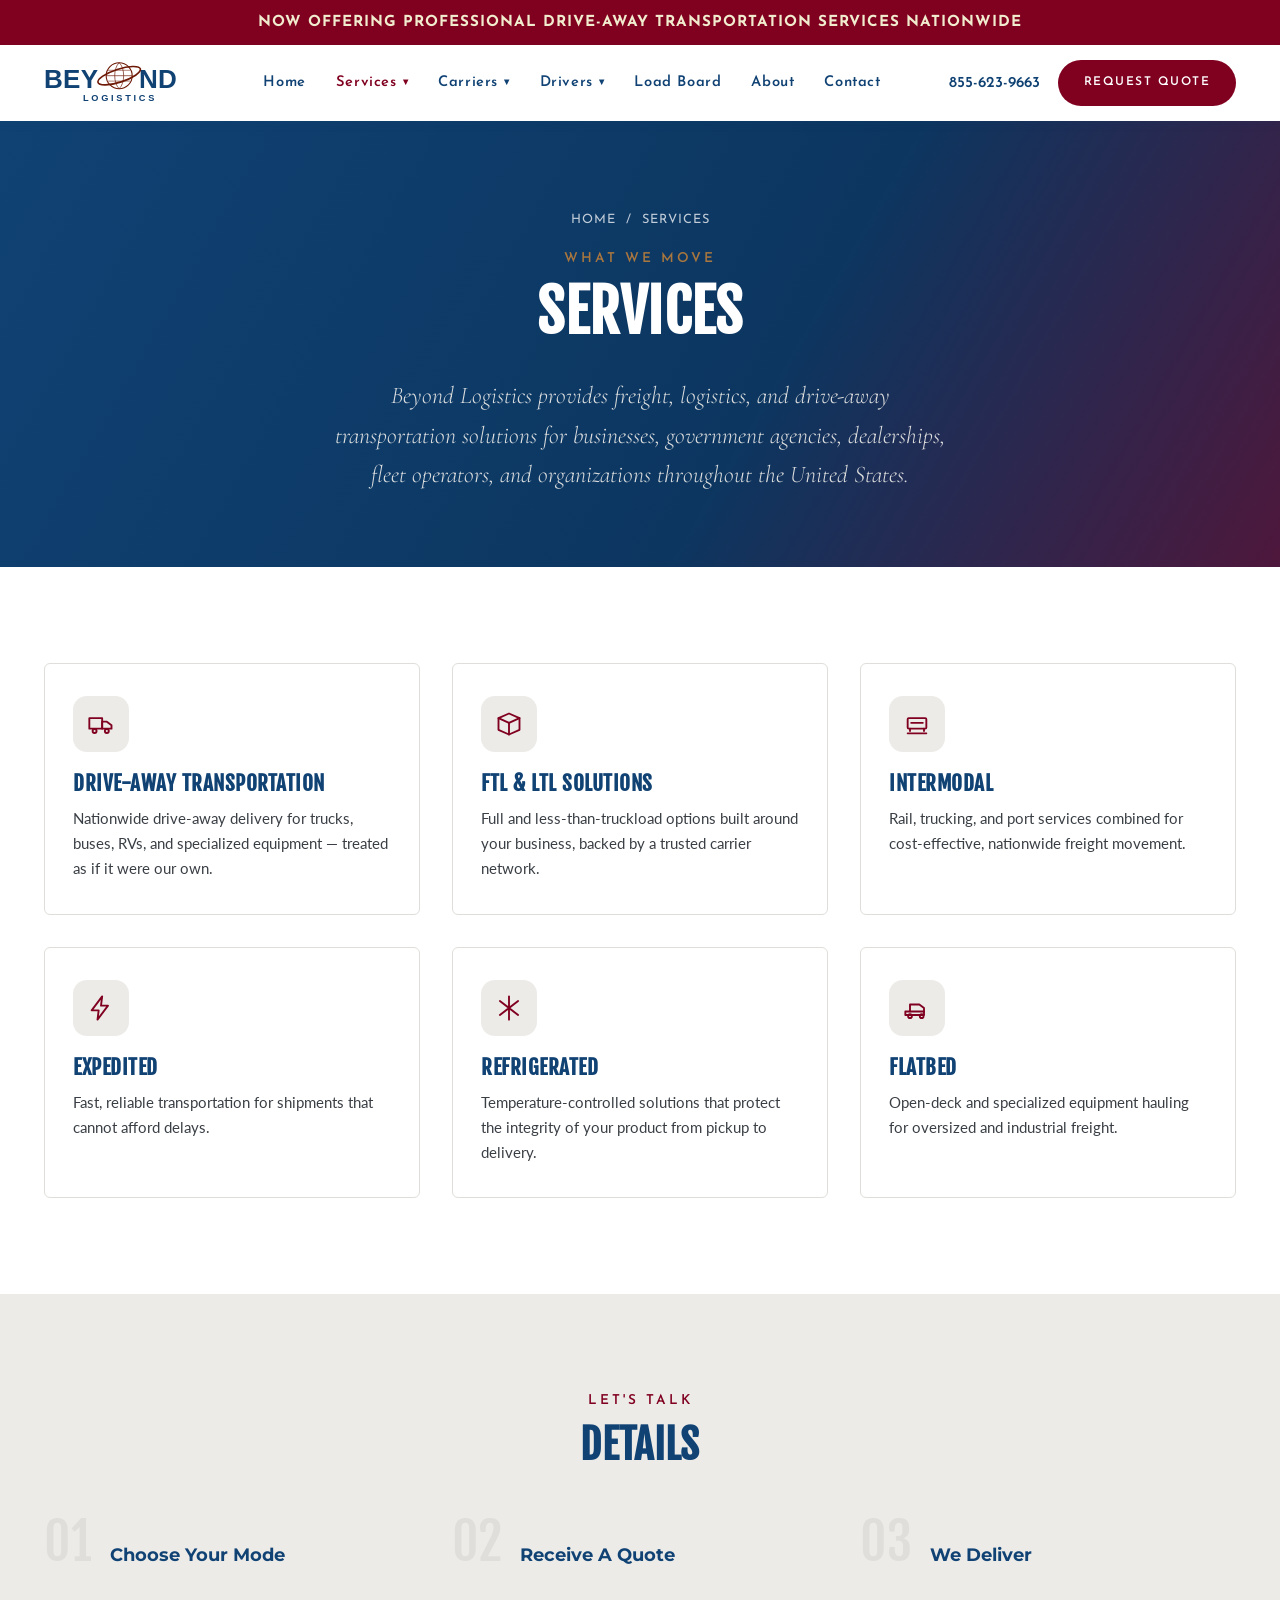
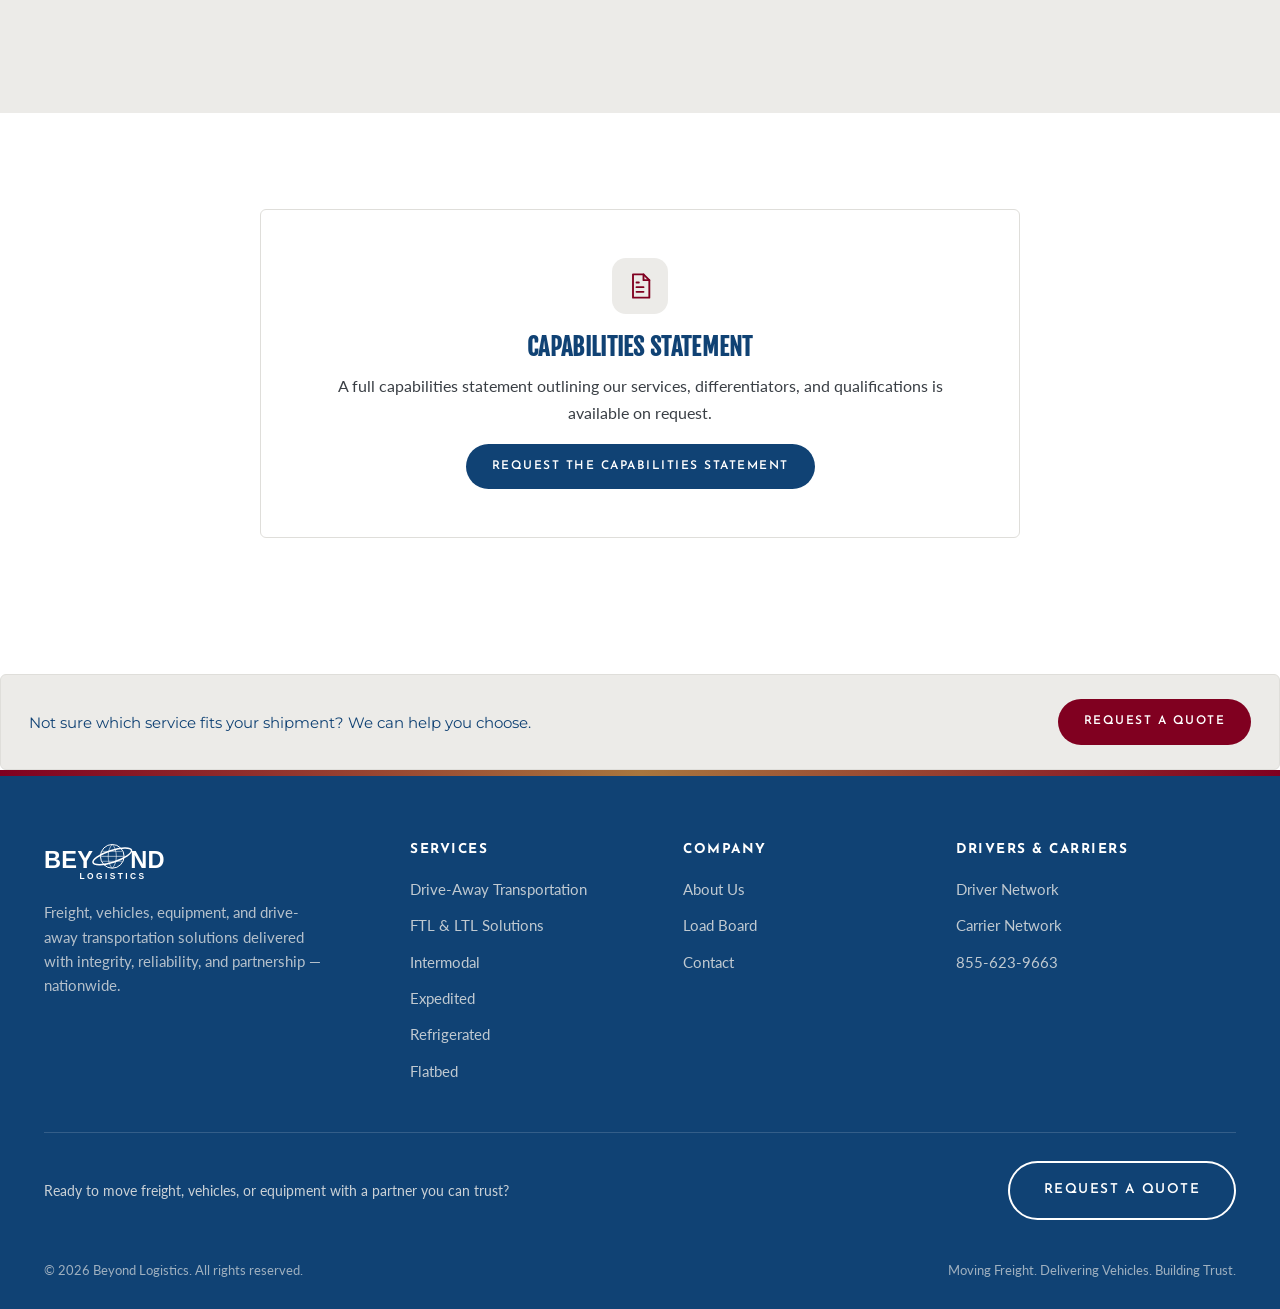
<file: services.html>
<!doctype html>
<html lang="en">
<head>
<meta charset="UTF-8">
<meta name="viewport" content="width=device-width, initial-scale=1.0">
<title>Transportation Services | Beyond Logistics</title>
<meta name="description" content="Explore Beyond Logistics transportation services: drive-away, FTL & LTL, intermodal, expedited, refrigerated, and flatbed.">
<link rel="icon" type="image/svg+xml" href="assets/img/favicon.svg">
<link rel="preconnect" href="https://fonts.googleapis.com">
<link rel="preconnect" href="https://fonts.gstatic.com" crossorigin>
<link href="https://fonts.googleapis.com/css2?family=Cormorant:wght@300;400&family=Fjalla+One&family=Josefin+Sans:wght@400;600;700&family=Lato:wght@300;400;700&family=Montserrat:wght@400;600;700&family=Raleway:wght@200;300;400&display=swap" rel="stylesheet">
<link rel="stylesheet" href="assets/css/style.css">
</head>
<body>
<div class="announce">Now Offering Professional Drive-Away Transportation Services Nationwide</div>
<header class="site-header">
  <div class="header-inner">
    <a class="brand" href="/" aria-label="Beyond Logistics home">
      <img src="assets/img/logo.svg" alt="Beyond Logistics">
    </a>
    <nav class="main-nav" aria-label="Primary">
      <ul><li><a class="nav-link" href="/">Home</a></li><li class="has-dropdown current">
        <a class="nav-link" href="services.html">Services <span class="caret">&#9662;</span></a>
        <ul class="dropdown">
          <li><a href="services.html">Services Overview</a></li><li><a href="services/drive-away.html">Drive-Away Transportation</a></li><li><a href="services/ftl-ltl.html">FTL & LTL Solutions</a></li><li><a href="services/intermodal.html">Intermodal</a></li><li><a href="services/expedited.html">Expedited</a></li><li><a href="services/refrigerated.html">Refrigerated</a></li><li><a href="services/flatbed.html">Flatbed</a></li><li><a href="services.html#capabilities">Capabilities Statement</a></li>
        </ul>
      </li><li class="has-dropdown">
        <a class="nav-link" href="carriers.html">Carriers <span class="caret">&#9662;</span></a>
        <ul class="dropdown">
          <li><a href="carriers.html#application">Carrier Application</a></li><li><a href="carriers.html#forms">Carrier Forms</a></li><li><a href="carriers.html#packet">Carrier Information Packet</a></li>
        </ul>
      </li><li class="has-dropdown">
        <a class="nav-link" href="drivers.html">Drivers <span class="caret">&#9662;</span></a>
        <ul class="dropdown">
          <li><a href="drivers.html#application">Driver Application</a></li><li><a href="drivers.html#forms">Driver Forms</a></li><li><a href="drivers.html#packet">Driver Information Packet</a></li>
        </ul>
      </li><li><a class="nav-link" href="load-board.html">Load Board</a></li><li><a class="nav-link" href="about.html">About</a></li><li><a class="nav-link" href="contact.html">Contact</a></li></ul>
    </nav>
    <div class="header-cta">
      <a class="header-phone" href="tel:+18556239663">855-623-9663</a>
      <a class="btn btn--burgundy btn--sm" href="contact.html#quote">Request Quote</a>
      <button class="nav-toggle" aria-label="Toggle menu" aria-expanded="false"><span></span><span></span><span></span></button>
    </div>
  </div>
</header>
<section class="page-hero">
  <div class="container">
    <div class="breadcrumb"><a href="index.html">Home</a> &nbsp;/&nbsp; Services</div>
    <span class="eyebrow">What We Move</span>
    <h1>Services</h1>
    <p class="lede">Beyond Logistics provides freight, logistics, and drive-away transportation solutions for businesses, government agencies, dealerships, fleet operators, and organizations throughout the United States.</p>
  </div>
</section>

<section class="section">
  <div class="container">
    <div class="grid grid--3">
      
      <a class="card" href="services/drive-away.html">
        <div class="icon-tile"><svg viewBox="0 0 24 24" fill="none" stroke="currentColor" stroke-width="1.6" stroke-linecap="round" stroke-linejoin="round"><path d="M2 7h11v9H2z"/><path d="M13 10h4l4 3v3h-8z"/><circle cx="6.5" cy="18" r="1.7"/><circle cx="17" cy="18" r="1.7"/></svg></div>
        <h3>Drive-Away Transportation</h3>
        <p style="font-size:0.95rem;margin-bottom:0;">Nationwide drive-away delivery for trucks, buses, RVs, and specialized equipment &mdash; treated as if it were our own.</p>
      </a>
      <a class="card" href="services/ftl-ltl.html">
        <div class="icon-tile"><svg viewBox="0 0 24 24" fill="none" stroke="currentColor" stroke-width="1.6" stroke-linecap="round" stroke-linejoin="round"><path d="M3 7l9-4 9 4-9 4-9-4z"/><path d="M3 7v10l9 4 9-4V7"/><path d="M12 11v10"/></svg></div>
        <h3>FTL &amp; LTL Solutions</h3>
        <p style="font-size:0.95rem;margin-bottom:0;">Full and less-than-truckload options built around your business, backed by a trusted carrier network.</p>
      </a>
      <a class="card" href="services/intermodal.html">
        <div class="icon-tile"><svg viewBox="0 0 24 24" fill="none" stroke="currentColor" stroke-width="1.6" stroke-linecap="round" stroke-linejoin="round"><rect x="4" y="7" width="16" height="9" rx="1"/><path d="M4 20h16M7 11h10M6 16v2M18 16v2"/></svg></div>
        <h3>Intermodal</h3>
        <p style="font-size:0.95rem;margin-bottom:0;">Rail, trucking, and port services combined for cost-effective, nationwide freight movement.</p>
      </a>
      <a class="card" href="services/expedited.html">
        <div class="icon-tile"><svg viewBox="0 0 24 24" fill="none" stroke="currentColor" stroke-width="1.6" stroke-linecap="round" stroke-linejoin="round"><path d="M13 2L4 14h6l-1 8 9-12h-6l1-8z"/></svg></div>
        <h3>Expedited</h3>
        <p style="font-size:0.95rem;margin-bottom:0;">Fast, reliable transportation for shipments that cannot afford delays.</p>
      </a>
      <a class="card" href="services/refrigerated.html">
        <div class="icon-tile"><svg viewBox="0 0 24 24" fill="none" stroke="currentColor" stroke-width="1.6" stroke-linecap="round" stroke-linejoin="round"><path d="M12 2v20M4.2 6l15.6 12M4.2 18L19.8 6"/></svg></div>
        <h3>Refrigerated</h3>
        <p style="font-size:0.95rem;margin-bottom:0;">Temperature-controlled solutions that protect the integrity of your product from pickup to delivery.</p>
      </a>
      <a class="card" href="services/flatbed.html">
        <div class="icon-tile"><svg viewBox="0 0 24 24" fill="none" stroke="currentColor" stroke-width="1.6" stroke-linecap="round" stroke-linejoin="round"><path d="M2 15h16v3H2z"/><path d="M6 15V9h8l4 3v3"/><circle cx="6" cy="19" r="1.6"/><circle cx="16" cy="19" r="1.6"/></svg></div>
        <h3>Flatbed</h3>
        <p style="font-size:0.95rem;margin-bottom:0;">Open-deck and specialized equipment hauling for oversized and industrial freight.</p>
      </a>
    </div>
  </div>
</section>

<section class="section section--mystic" style="text-align:center;">
  <div class="container">
    <span class="eyebrow">Let's Talk</span>
    <h2>Details</h2>
    <div class="process-steps">
      <div class="process-step"><span class="num">01</span><strong>Choose Your Mode</strong></div>
      <div class="process-step"><span class="num">02</span><strong>Receive A Quote</strong></div>
      <div class="process-step"><span class="num">03</span><strong>We Deliver</strong></div>
    </div>
  </div>
</section>

<section class="section" id="capabilities">
  <div class="container">
    <div class="card" style="max-width:760px;margin:0 auto;text-align:center;padding:48px;">
      <div class="icon-tile" style="margin:0 auto 20px;"><svg viewBox="0 0 24 24" fill="none" stroke="currentColor" stroke-width="1.6" stroke-linecap="round" stroke-linejoin="round"><path d="M6 2h9l5 5v15H6z"/><path d="M15 2v5h5M9 13h6M9 17h6M9 9h2"/></svg></div>
      <h2 style="font-size:1.5rem;">Capabilities Statement</h2>
      <p>A full capabilities statement outlining our services, differentiators, and qualifications is available on request.</p>
      <a class="btn btn--navy btn--sm" href="contact.html">Request The Capabilities Statement</a>
    </div>
  </div>
</section>


  <div class="inline-quote-cta">
    <p>Not sure which service fits your shipment? We can help you choose.</p>
    <a class="btn btn--burgundy btn--sm" href="contact.html#quote">Request A Quote</a>
  </div>

<footer class="site-footer">
  <div class="container">
    <div class="footer-grid">
      <div class="footer-brand">
        <img src="assets/img/logo.svg" alt="Beyond Logistics">
        <p>Freight, vehicles, equipment, and drive-away transportation solutions delivered with integrity, reliability, and partnership &mdash; nationwide.</p>
      </div>
      <div class="footer-col">
        <h4>Services</h4>
        <ul>
          <li><a href="services/drive-away.html">Drive-Away Transportation</a></li>
          <li><a href="services/ftl-ltl.html">FTL &amp; LTL Solutions</a></li>
          <li><a href="services/intermodal.html">Intermodal</a></li>
          <li><a href="services/expedited.html">Expedited</a></li>
          <li><a href="services/refrigerated.html">Refrigerated</a></li>
          <li><a href="services/flatbed.html">Flatbed</a></li>
        </ul>
      </div>
      <div class="footer-col">
        <h4>Company</h4>
        <ul>
          <li><a href="about.html">About Us</a></li>
          <li><a href="load-board.html">Load Board</a></li>
          <li><a href="contact.html">Contact</a></li>
        </ul>
      </div>
      <div class="footer-col">
        <h4>Drivers &amp; Carriers</h4>
        <ul>
          <li><a href="drivers.html">Driver Network</a></li>
          <li><a href="carriers.html">Carrier Network</a></li>
          <li><a href="tel:+18556239663">855-623-9663</a></li>
        </ul>
      </div>
    </div>
    <div class="footer-quote">
      <p>Ready to move freight, vehicles, or equipment with a partner you can trust?</p>
      <a class="btn btn--outline" href="contact.html#quote">Request A Quote</a>
    </div>
    <div class="footer-bottom">
      <span>&copy; 2026 Beyond Logistics. All rights reserved.</span>
      <span>Moving Freight. Delivering Vehicles. Building Trust.</span>
    </div>
  </div>
</footer>
<script src="assets/js/main.js"></script>
</body>
</html>
</file>
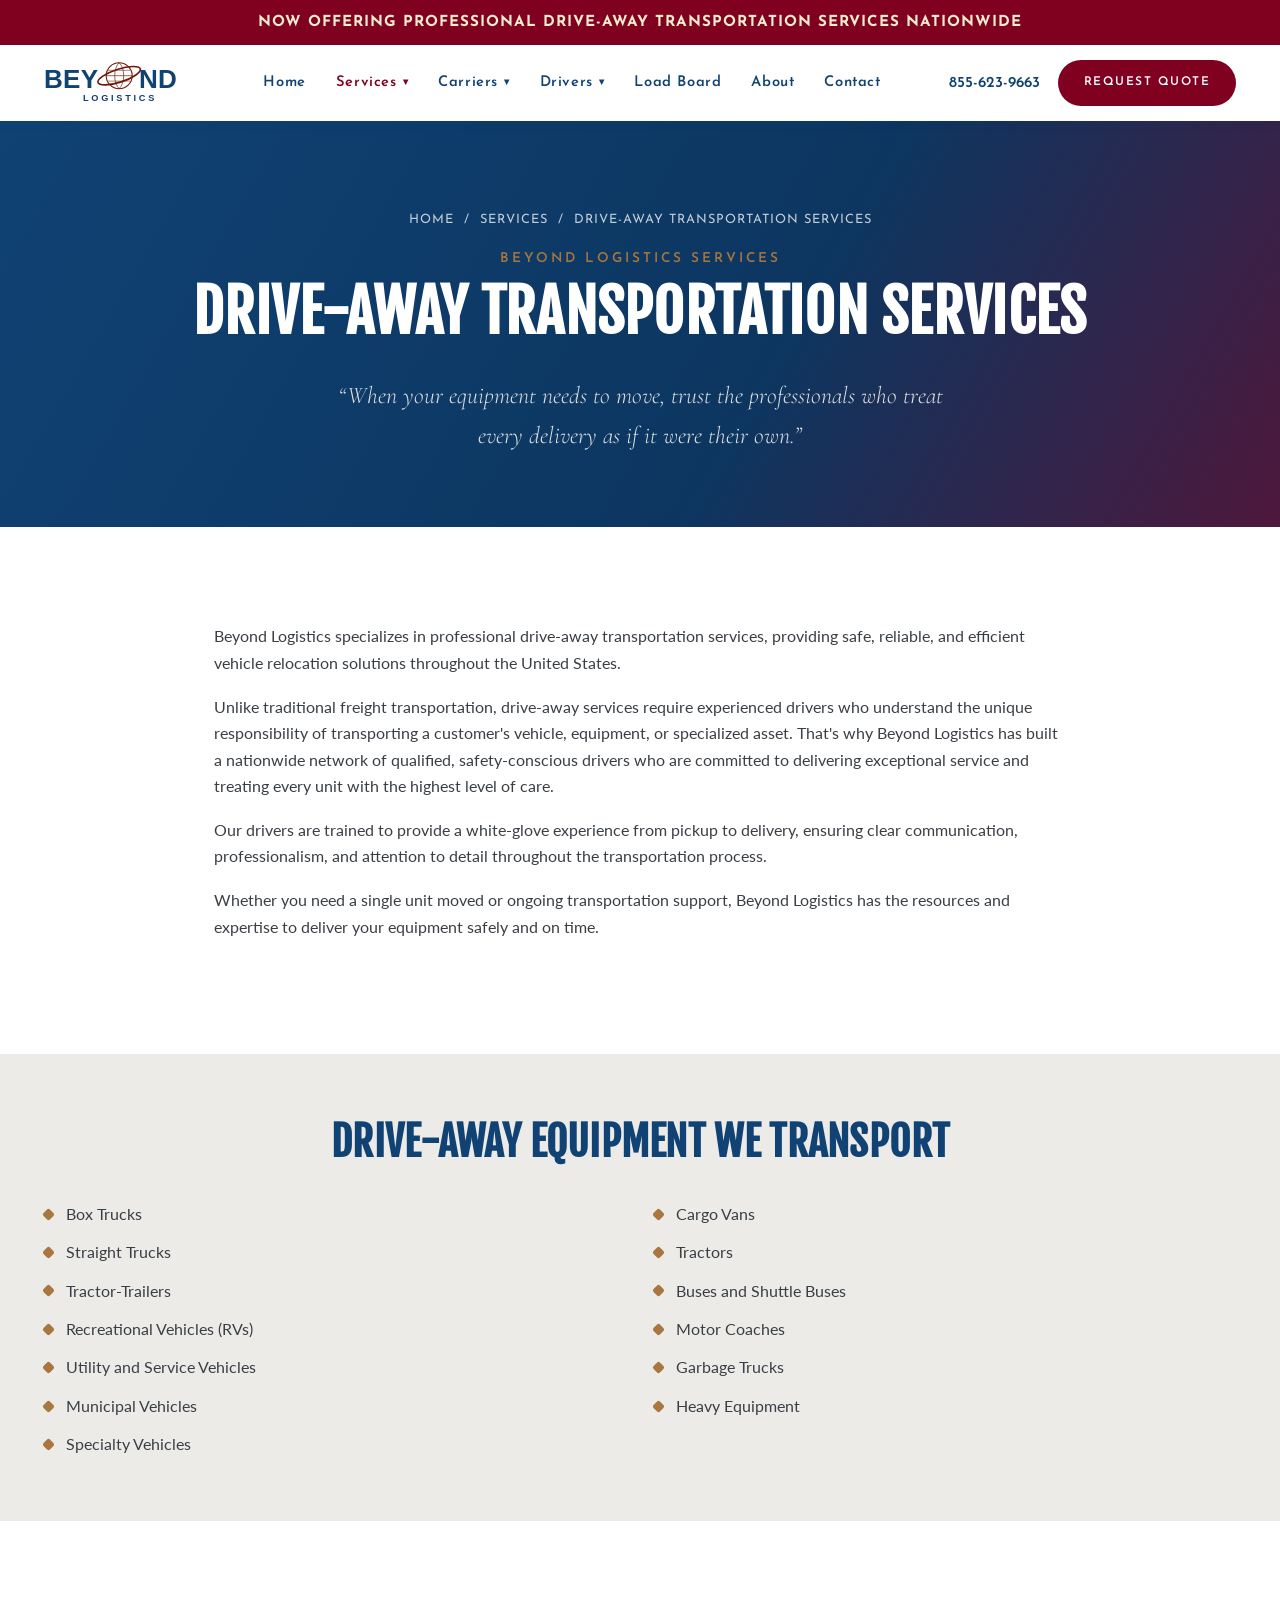
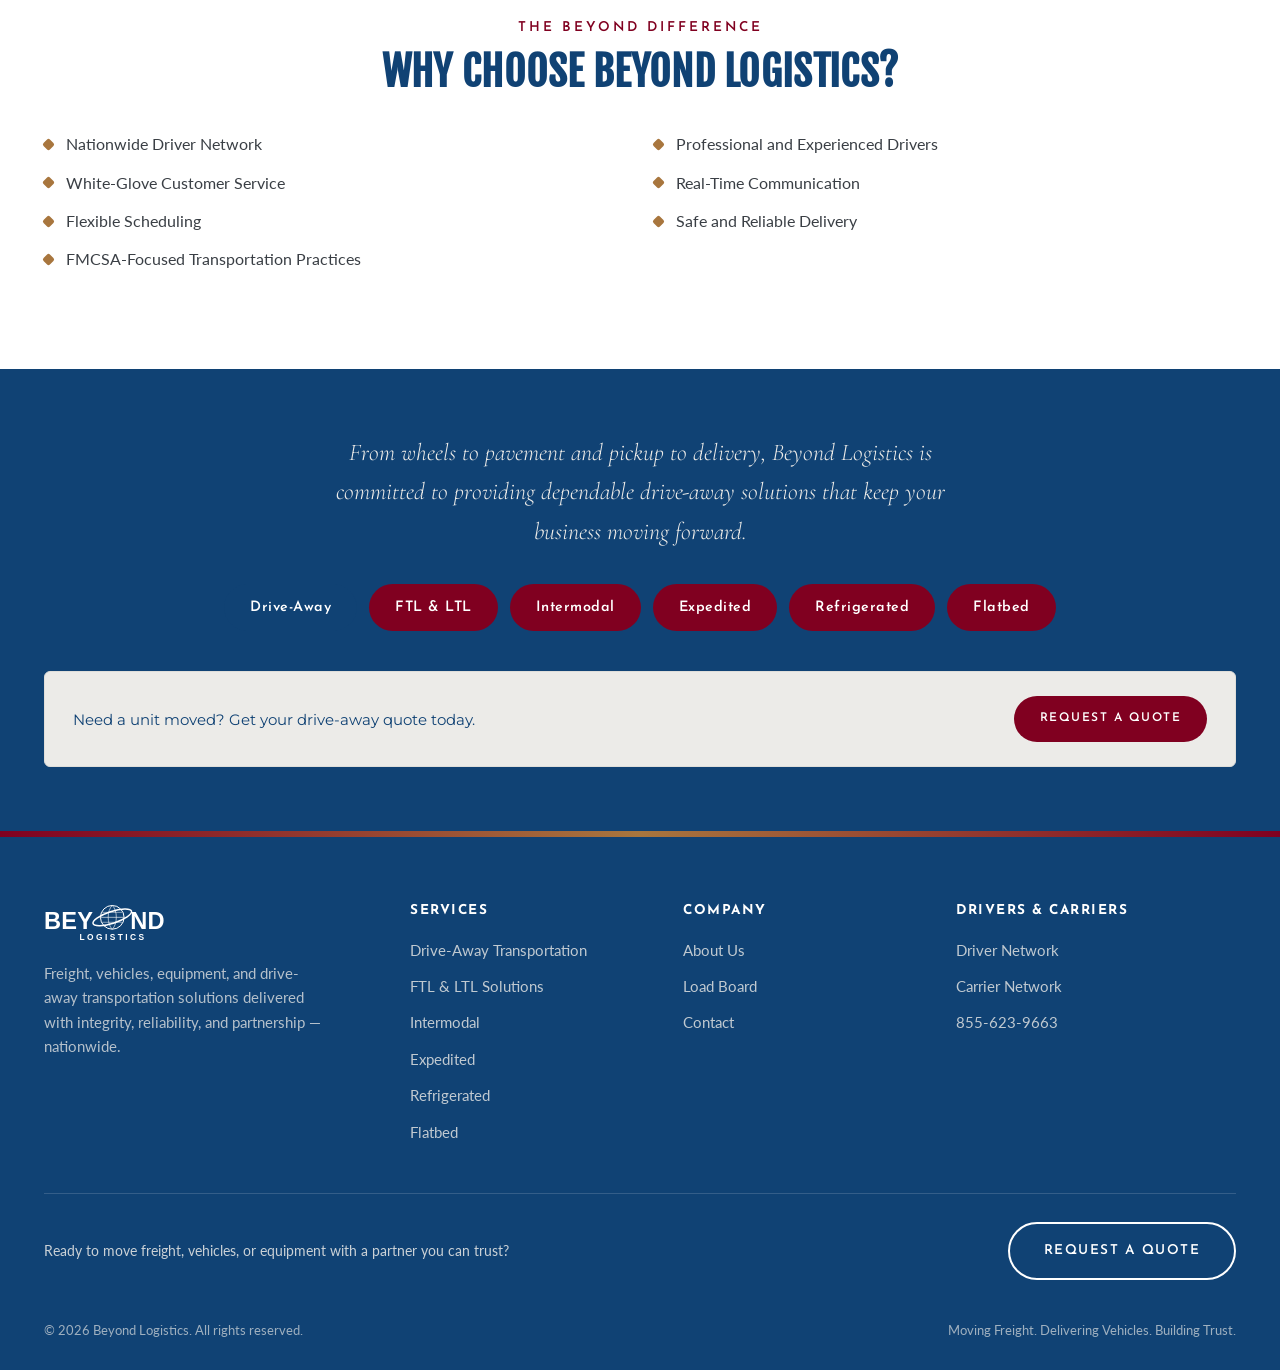
<file: services/drive-away.html>
<!doctype html>
<html lang="en">
<head>
<meta charset="UTF-8">
<meta name="viewport" content="width=device-width, initial-scale=1.0">
<title>Drive-Away Transportation Services | Beyond Logistics</title>
<meta name="description" content="When your equipment needs to move, trust the professionals who treat every delivery as if it were their own.">
<link rel="icon" type="image/svg+xml" href="../assets/img/favicon.svg">
<link rel="preconnect" href="https://fonts.googleapis.com">
<link rel="preconnect" href="https://fonts.gstatic.com" crossorigin>
<link href="https://fonts.googleapis.com/css2?family=Cormorant:wght@300;400&family=Fjalla+One&family=Josefin+Sans:wght@400;600;700&family=Lato:wght@300;400;700&family=Montserrat:wght@400;600;700&family=Raleway:wght@200;300;400&display=swap" rel="stylesheet">
<link rel="stylesheet" href="../assets/css/style.css">
</head>
<body>
<div class="announce">Now Offering Professional Drive-Away Transportation Services Nationwide</div>
<header class="site-header">
  <div class="header-inner">
    <a class="brand" href="../" aria-label="Beyond Logistics home">
      <img src="../assets/img/logo.svg" alt="Beyond Logistics">
    </a>
    <nav class="main-nav" aria-label="Primary">
      <ul><li><a class="nav-link" href="../">Home</a></li><li class="has-dropdown current">
        <a class="nav-link" href="../services.html">Services <span class="caret">&#9662;</span></a>
        <ul class="dropdown">
          <li><a href="../services.html">Services Overview</a></li><li><a href="../services/drive-away.html">Drive-Away Transportation</a></li><li><a href="../services/ftl-ltl.html">FTL & LTL Solutions</a></li><li><a href="../services/intermodal.html">Intermodal</a></li><li><a href="../services/expedited.html">Expedited</a></li><li><a href="../services/refrigerated.html">Refrigerated</a></li><li><a href="../services/flatbed.html">Flatbed</a></li><li><a href="../services.html#capabilities">Capabilities Statement</a></li>
        </ul>
      </li><li class="has-dropdown">
        <a class="nav-link" href="../carriers.html">Carriers <span class="caret">&#9662;</span></a>
        <ul class="dropdown">
          <li><a href="../carriers.html#application">Carrier Application</a></li><li><a href="../carriers.html#forms">Carrier Forms</a></li><li><a href="../carriers.html#packet">Carrier Information Packet</a></li>
        </ul>
      </li><li class="has-dropdown">
        <a class="nav-link" href="../drivers.html">Drivers <span class="caret">&#9662;</span></a>
        <ul class="dropdown">
          <li><a href="../drivers.html#application">Driver Application</a></li><li><a href="../drivers.html#forms">Driver Forms</a></li><li><a href="../drivers.html#packet">Driver Information Packet</a></li>
        </ul>
      </li><li><a class="nav-link" href="../load-board.html">Load Board</a></li><li><a class="nav-link" href="../about.html">About</a></li><li><a class="nav-link" href="../contact.html">Contact</a></li></ul>
    </nav>
    <div class="header-cta">
      <a class="header-phone" href="tel:+18556239663">855-623-9663</a>
      <a class="btn btn--burgundy btn--sm" href="../contact.html#quote">Request Quote</a>
      <button class="nav-toggle" aria-label="Toggle menu" aria-expanded="false"><span></span><span></span><span></span></button>
    </div>
  </div>
</header>
<section class="page-hero">
  <div class="container">
    <div class="breadcrumb"><a href="../index.html">Home</a> &nbsp;/&nbsp; <a href="../services.html">Services</a> &nbsp;/&nbsp; Drive-Away Transportation Services</div>
    <span class="eyebrow">Beyond Logistics Services</span>
    <h1>Drive-Away Transportation Services</h1>
    <p class="lede">&ldquo;When your equipment needs to move, trust the professionals who treat every delivery as if it were their own.&rdquo;</p>
  </div>
</section>

<section class="section">
  <div class="container" style="max-width:900px;">
    <p>Beyond Logistics specializes in professional drive-away transportation services, providing safe, reliable, and efficient vehicle relocation solutions throughout the United States.</p><p>Unlike traditional freight transportation, drive-away services require experienced drivers who understand the unique responsibility of transporting a customer's vehicle, equipment, or specialized asset. That's why Beyond Logistics has built a nationwide network of qualified, safety-conscious drivers who are committed to delivering exceptional service and treating every unit with the highest level of care.</p><p>Our drivers are trained to provide a white-glove experience from pickup to delivery, ensuring clear communication, professionalism, and attention to detail throughout the transportation process.</p><p>Whether you need a single unit moved or ongoing transportation support, Beyond Logistics has the resources and expertise to deliver your equipment safely and on time.</p>
  </div>
</section>


<section class="section section--tight section--mystic">
  <div class="container">
    <div class="section-head" style="margin-bottom:36px;">
      <h2>Drive-Away Equipment We Transport</h2>
    </div>
    <ul class="bullet-grid"><li>Box Trucks</li><li>Cargo Vans</li><li>Straight Trucks</li><li>Tractors</li><li>Tractor-Trailers</li><li>Buses and Shuttle Buses</li><li>Recreational Vehicles (RVs)</li><li>Motor Coaches</li><li>Utility and Service Vehicles</li><li>Garbage Trucks</li><li>Municipal Vehicles</li><li>Heavy Equipment</li><li>Specialty Vehicles</li></ul>
  </div>
</section>


<section class="section">
  <div class="container">
    <div class="section-head" style="margin-bottom:36px;">
      <span class="eyebrow">The Beyond Difference</span>
      <h2>Why Choose Beyond Logistics?</h2>
    </div>
    <ul class="bullet-grid"><li>Nationwide Driver Network</li><li>Professional and Experienced Drivers</li><li>White-Glove Customer Service</li><li>Real-Time Communication</li><li>Flexible Scheduling</li><li>Safe and Reliable Delivery</li><li>FMCSA-Focused Transportation Practices</li></ul>
  </div>
</section>

<section class="section--tight section--navy">
  <div class="container" style="text-align:center;">
    <p class="lede" style="color:var(--mystic-white);margin:0 auto 32px;">From wheels to pavement and pickup to delivery, Beyond Logistics is committed to providing dependable drive-away solutions that keep your business moving forward.</p>
    <div class="pill-row"><a class="pill is-current" href="../services/drive-away.html">Drive-Away</a><a class="pill" href="../services/ftl-ltl.html">FTL & LTL</a><a class="pill" href="../services/intermodal.html">Intermodal</a><a class="pill" href="../services/expedited.html">Expedited</a><a class="pill" href="../services/refrigerated.html">Refrigerated</a><a class="pill" href="../services/flatbed.html">Flatbed</a></div>
    
  <div class="inline-quote-cta">
    <p>Need a unit moved? Get your drive-away quote today.</p>
    <a class="btn btn--burgundy btn--sm" href="../contact.html#quote">Request A Quote</a>
  </div>
  </div>
</section>
<footer class="site-footer">
  <div class="container">
    <div class="footer-grid">
      <div class="footer-brand">
        <img src="../assets/img/logo.svg" alt="Beyond Logistics">
        <p>Freight, vehicles, equipment, and drive-away transportation solutions delivered with integrity, reliability, and partnership &mdash; nationwide.</p>
      </div>
      <div class="footer-col">
        <h4>Services</h4>
        <ul>
          <li><a href="../services/drive-away.html">Drive-Away Transportation</a></li>
          <li><a href="../services/ftl-ltl.html">FTL &amp; LTL Solutions</a></li>
          <li><a href="../services/intermodal.html">Intermodal</a></li>
          <li><a href="../services/expedited.html">Expedited</a></li>
          <li><a href="../services/refrigerated.html">Refrigerated</a></li>
          <li><a href="../services/flatbed.html">Flatbed</a></li>
        </ul>
      </div>
      <div class="footer-col">
        <h4>Company</h4>
        <ul>
          <li><a href="../about.html">About Us</a></li>
          <li><a href="../load-board.html">Load Board</a></li>
          <li><a href="../contact.html">Contact</a></li>
        </ul>
      </div>
      <div class="footer-col">
        <h4>Drivers &amp; Carriers</h4>
        <ul>
          <li><a href="../drivers.html">Driver Network</a></li>
          <li><a href="../carriers.html">Carrier Network</a></li>
          <li><a href="tel:+18556239663">855-623-9663</a></li>
        </ul>
      </div>
    </div>
    <div class="footer-quote">
      <p>Ready to move freight, vehicles, or equipment with a partner you can trust?</p>
      <a class="btn btn--outline" href="../contact.html#quote">Request A Quote</a>
    </div>
    <div class="footer-bottom">
      <span>&copy; 2026 Beyond Logistics. All rights reserved.</span>
      <span>Moving Freight. Delivering Vehicles. Building Trust.</span>
    </div>
  </div>
</footer>
<script src="../assets/js/main.js"></script>
</body>
</html>
</file>
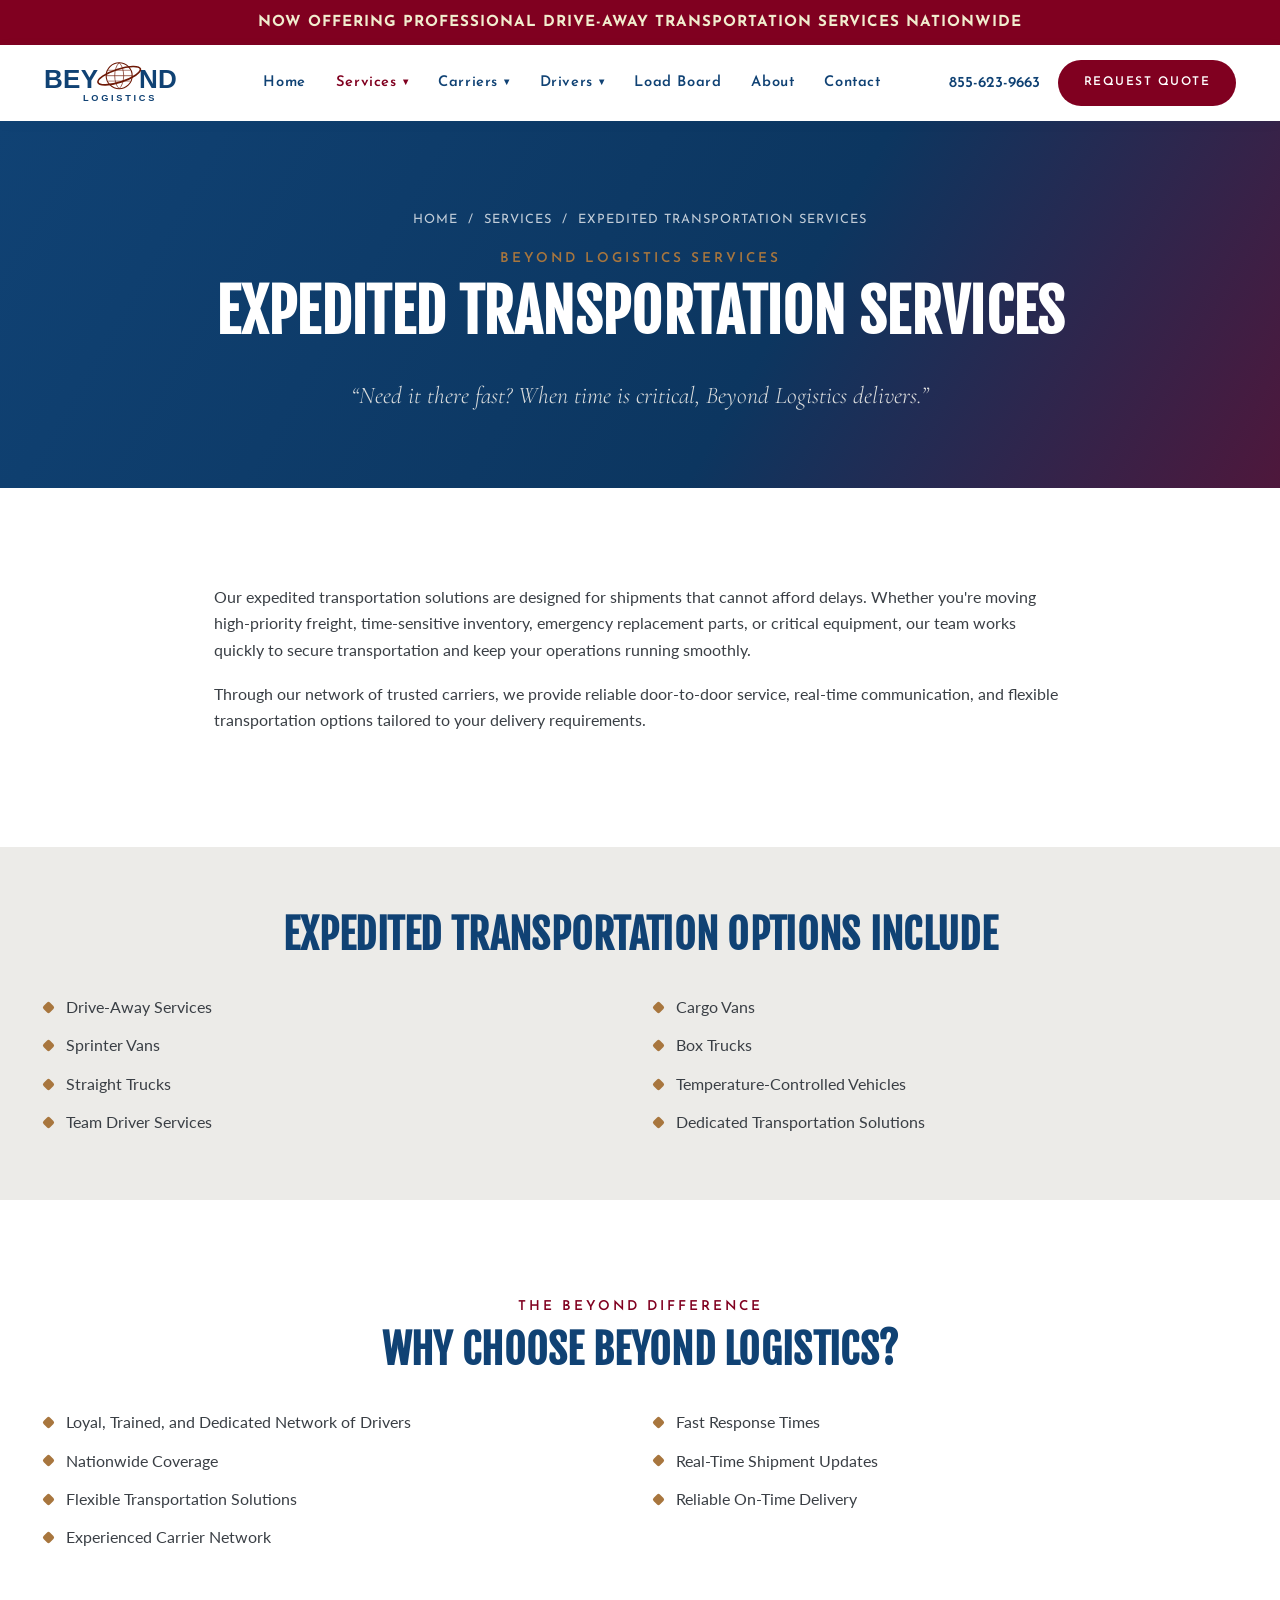
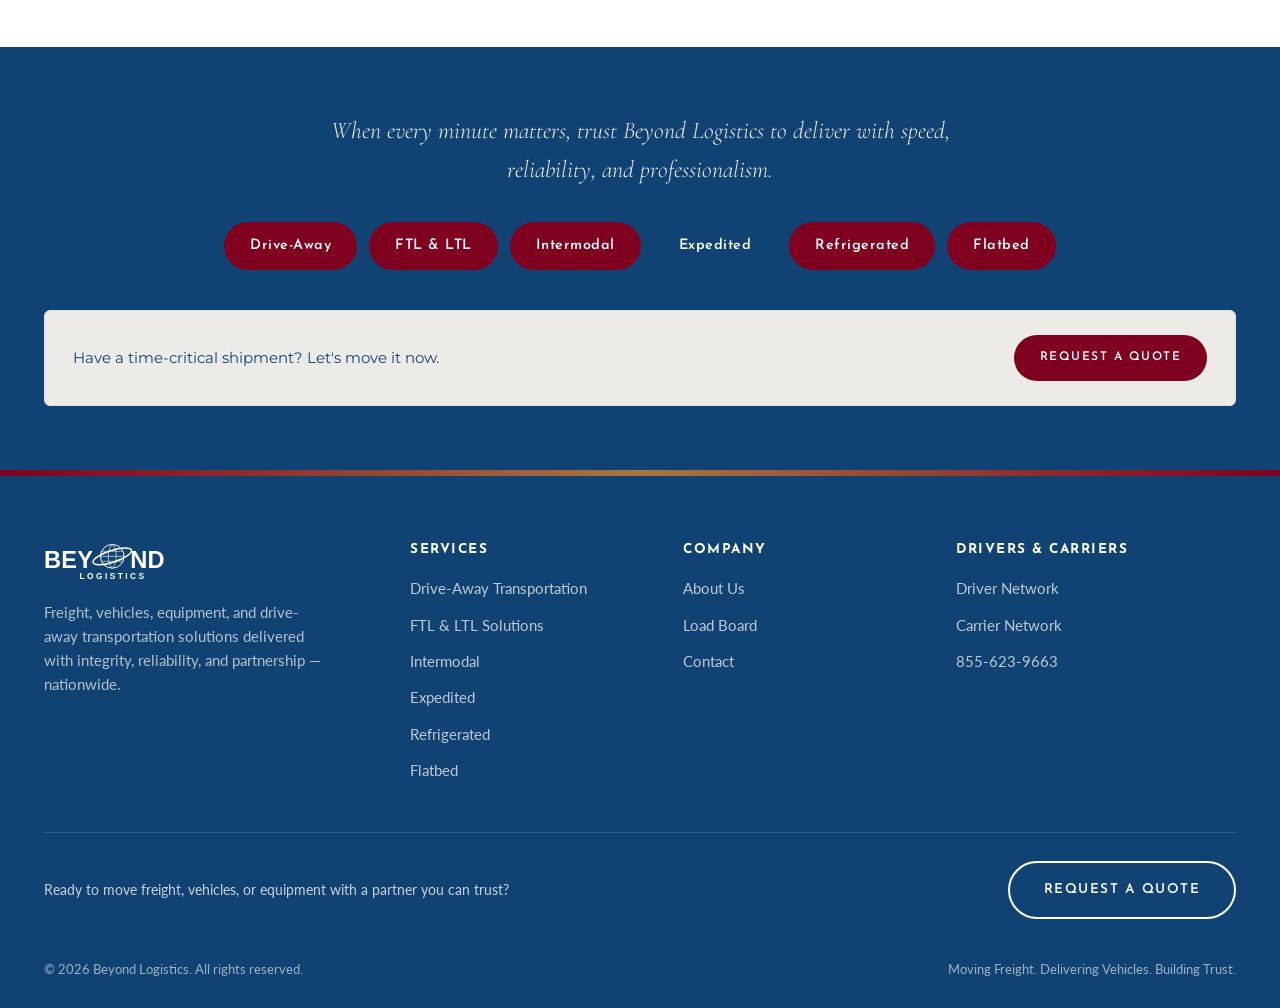
<file: services/expedited.html>
<!doctype html>
<html lang="en">
<head>
<meta charset="UTF-8">
<meta name="viewport" content="width=device-width, initial-scale=1.0">
<title>Expedited Transportation Services | Beyond Logistics</title>
<meta name="description" content="Need it there fast? When time is critical, Beyond Logistics delivers.">
<link rel="icon" type="image/svg+xml" href="../assets/img/favicon.svg">
<link rel="preconnect" href="https://fonts.googleapis.com">
<link rel="preconnect" href="https://fonts.gstatic.com" crossorigin>
<link href="https://fonts.googleapis.com/css2?family=Cormorant:wght@300;400&family=Fjalla+One&family=Josefin+Sans:wght@400;600;700&family=Lato:wght@300;400;700&family=Montserrat:wght@400;600;700&family=Raleway:wght@200;300;400&display=swap" rel="stylesheet">
<link rel="stylesheet" href="../assets/css/style.css">
</head>
<body>
<div class="announce">Now Offering Professional Drive-Away Transportation Services Nationwide</div>
<header class="site-header">
  <div class="header-inner">
    <a class="brand" href="../" aria-label="Beyond Logistics home">
      <img src="../assets/img/logo.svg" alt="Beyond Logistics">
    </a>
    <nav class="main-nav" aria-label="Primary">
      <ul><li><a class="nav-link" href="../">Home</a></li><li class="has-dropdown current">
        <a class="nav-link" href="../services.html">Services <span class="caret">&#9662;</span></a>
        <ul class="dropdown">
          <li><a href="../services.html">Services Overview</a></li><li><a href="../services/drive-away.html">Drive-Away Transportation</a></li><li><a href="../services/ftl-ltl.html">FTL & LTL Solutions</a></li><li><a href="../services/intermodal.html">Intermodal</a></li><li><a href="../services/expedited.html">Expedited</a></li><li><a href="../services/refrigerated.html">Refrigerated</a></li><li><a href="../services/flatbed.html">Flatbed</a></li><li><a href="../services.html#capabilities">Capabilities Statement</a></li>
        </ul>
      </li><li class="has-dropdown">
        <a class="nav-link" href="../carriers.html">Carriers <span class="caret">&#9662;</span></a>
        <ul class="dropdown">
          <li><a href="../carriers.html#application">Carrier Application</a></li><li><a href="../carriers.html#forms">Carrier Forms</a></li><li><a href="../carriers.html#packet">Carrier Information Packet</a></li>
        </ul>
      </li><li class="has-dropdown">
        <a class="nav-link" href="../drivers.html">Drivers <span class="caret">&#9662;</span></a>
        <ul class="dropdown">
          <li><a href="../drivers.html#application">Driver Application</a></li><li><a href="../drivers.html#forms">Driver Forms</a></li><li><a href="../drivers.html#packet">Driver Information Packet</a></li>
        </ul>
      </li><li><a class="nav-link" href="../load-board.html">Load Board</a></li><li><a class="nav-link" href="../about.html">About</a></li><li><a class="nav-link" href="../contact.html">Contact</a></li></ul>
    </nav>
    <div class="header-cta">
      <a class="header-phone" href="tel:+18556239663">855-623-9663</a>
      <a class="btn btn--burgundy btn--sm" href="../contact.html#quote">Request Quote</a>
      <button class="nav-toggle" aria-label="Toggle menu" aria-expanded="false"><span></span><span></span><span></span></button>
    </div>
  </div>
</header>
<section class="page-hero">
  <div class="container">
    <div class="breadcrumb"><a href="../index.html">Home</a> &nbsp;/&nbsp; <a href="../services.html">Services</a> &nbsp;/&nbsp; Expedited Transportation Services</div>
    <span class="eyebrow">Beyond Logistics Services</span>
    <h1>Expedited Transportation Services</h1>
    <p class="lede">&ldquo;Need it there fast? When time is critical, Beyond Logistics delivers.&rdquo;</p>
  </div>
</section>

<section class="section">
  <div class="container" style="max-width:900px;">
    <p>Our expedited transportation solutions are designed for shipments that cannot afford delays. Whether you're moving high-priority freight, time-sensitive inventory, emergency replacement parts, or critical equipment, our team works quickly to secure transportation and keep your operations running smoothly.</p><p>Through our network of trusted carriers, we provide reliable door-to-door service, real-time communication, and flexible transportation options tailored to your delivery requirements.</p>
  </div>
</section>


<section class="section section--tight section--mystic">
  <div class="container">
    <div class="section-head" style="margin-bottom:36px;">
      <h2>Expedited Transportation Options Include</h2>
    </div>
    <ul class="bullet-grid"><li>Drive-Away Services</li><li>Cargo Vans</li><li>Sprinter Vans</li><li>Box Trucks</li><li>Straight Trucks</li><li>Temperature-Controlled Vehicles</li><li>Team Driver Services</li><li>Dedicated Transportation Solutions</li></ul>
  </div>
</section>


<section class="section">
  <div class="container">
    <div class="section-head" style="margin-bottom:36px;">
      <span class="eyebrow">The Beyond Difference</span>
      <h2>Why Choose Beyond Logistics?</h2>
    </div>
    <ul class="bullet-grid"><li>Loyal, Trained, and Dedicated Network of Drivers</li><li>Fast Response Times</li><li>Nationwide Coverage</li><li>Real-Time Shipment Updates</li><li>Flexible Transportation Solutions</li><li>Reliable On-Time Delivery</li><li>Experienced Carrier Network</li></ul>
  </div>
</section>

<section class="section--tight section--navy">
  <div class="container" style="text-align:center;">
    <p class="lede" style="color:var(--mystic-white);margin:0 auto 32px;">When every minute matters, trust Beyond Logistics to deliver with speed, reliability, and professionalism.</p>
    <div class="pill-row"><a class="pill" href="../services/drive-away.html">Drive-Away</a><a class="pill" href="../services/ftl-ltl.html">FTL & LTL</a><a class="pill" href="../services/intermodal.html">Intermodal</a><a class="pill is-current" href="../services/expedited.html">Expedited</a><a class="pill" href="../services/refrigerated.html">Refrigerated</a><a class="pill" href="../services/flatbed.html">Flatbed</a></div>
    
  <div class="inline-quote-cta">
    <p>Have a time-critical shipment? Let's move it now.</p>
    <a class="btn btn--burgundy btn--sm" href="../contact.html#quote">Request A Quote</a>
  </div>
  </div>
</section>
<footer class="site-footer">
  <div class="container">
    <div class="footer-grid">
      <div class="footer-brand">
        <img src="../assets/img/logo.svg" alt="Beyond Logistics">
        <p>Freight, vehicles, equipment, and drive-away transportation solutions delivered with integrity, reliability, and partnership &mdash; nationwide.</p>
      </div>
      <div class="footer-col">
        <h4>Services</h4>
        <ul>
          <li><a href="../services/drive-away.html">Drive-Away Transportation</a></li>
          <li><a href="../services/ftl-ltl.html">FTL &amp; LTL Solutions</a></li>
          <li><a href="../services/intermodal.html">Intermodal</a></li>
          <li><a href="../services/expedited.html">Expedited</a></li>
          <li><a href="../services/refrigerated.html">Refrigerated</a></li>
          <li><a href="../services/flatbed.html">Flatbed</a></li>
        </ul>
      </div>
      <div class="footer-col">
        <h4>Company</h4>
        <ul>
          <li><a href="../about.html">About Us</a></li>
          <li><a href="../load-board.html">Load Board</a></li>
          <li><a href="../contact.html">Contact</a></li>
        </ul>
      </div>
      <div class="footer-col">
        <h4>Drivers &amp; Carriers</h4>
        <ul>
          <li><a href="../drivers.html">Driver Network</a></li>
          <li><a href="../carriers.html">Carrier Network</a></li>
          <li><a href="tel:+18556239663">855-623-9663</a></li>
        </ul>
      </div>
    </div>
    <div class="footer-quote">
      <p>Ready to move freight, vehicles, or equipment with a partner you can trust?</p>
      <a class="btn btn--outline" href="../contact.html#quote">Request A Quote</a>
    </div>
    <div class="footer-bottom">
      <span>&copy; 2026 Beyond Logistics. All rights reserved.</span>
      <span>Moving Freight. Delivering Vehicles. Building Trust.</span>
    </div>
  </div>
</footer>
<script src="../assets/js/main.js"></script>
</body>
</html>
</file>
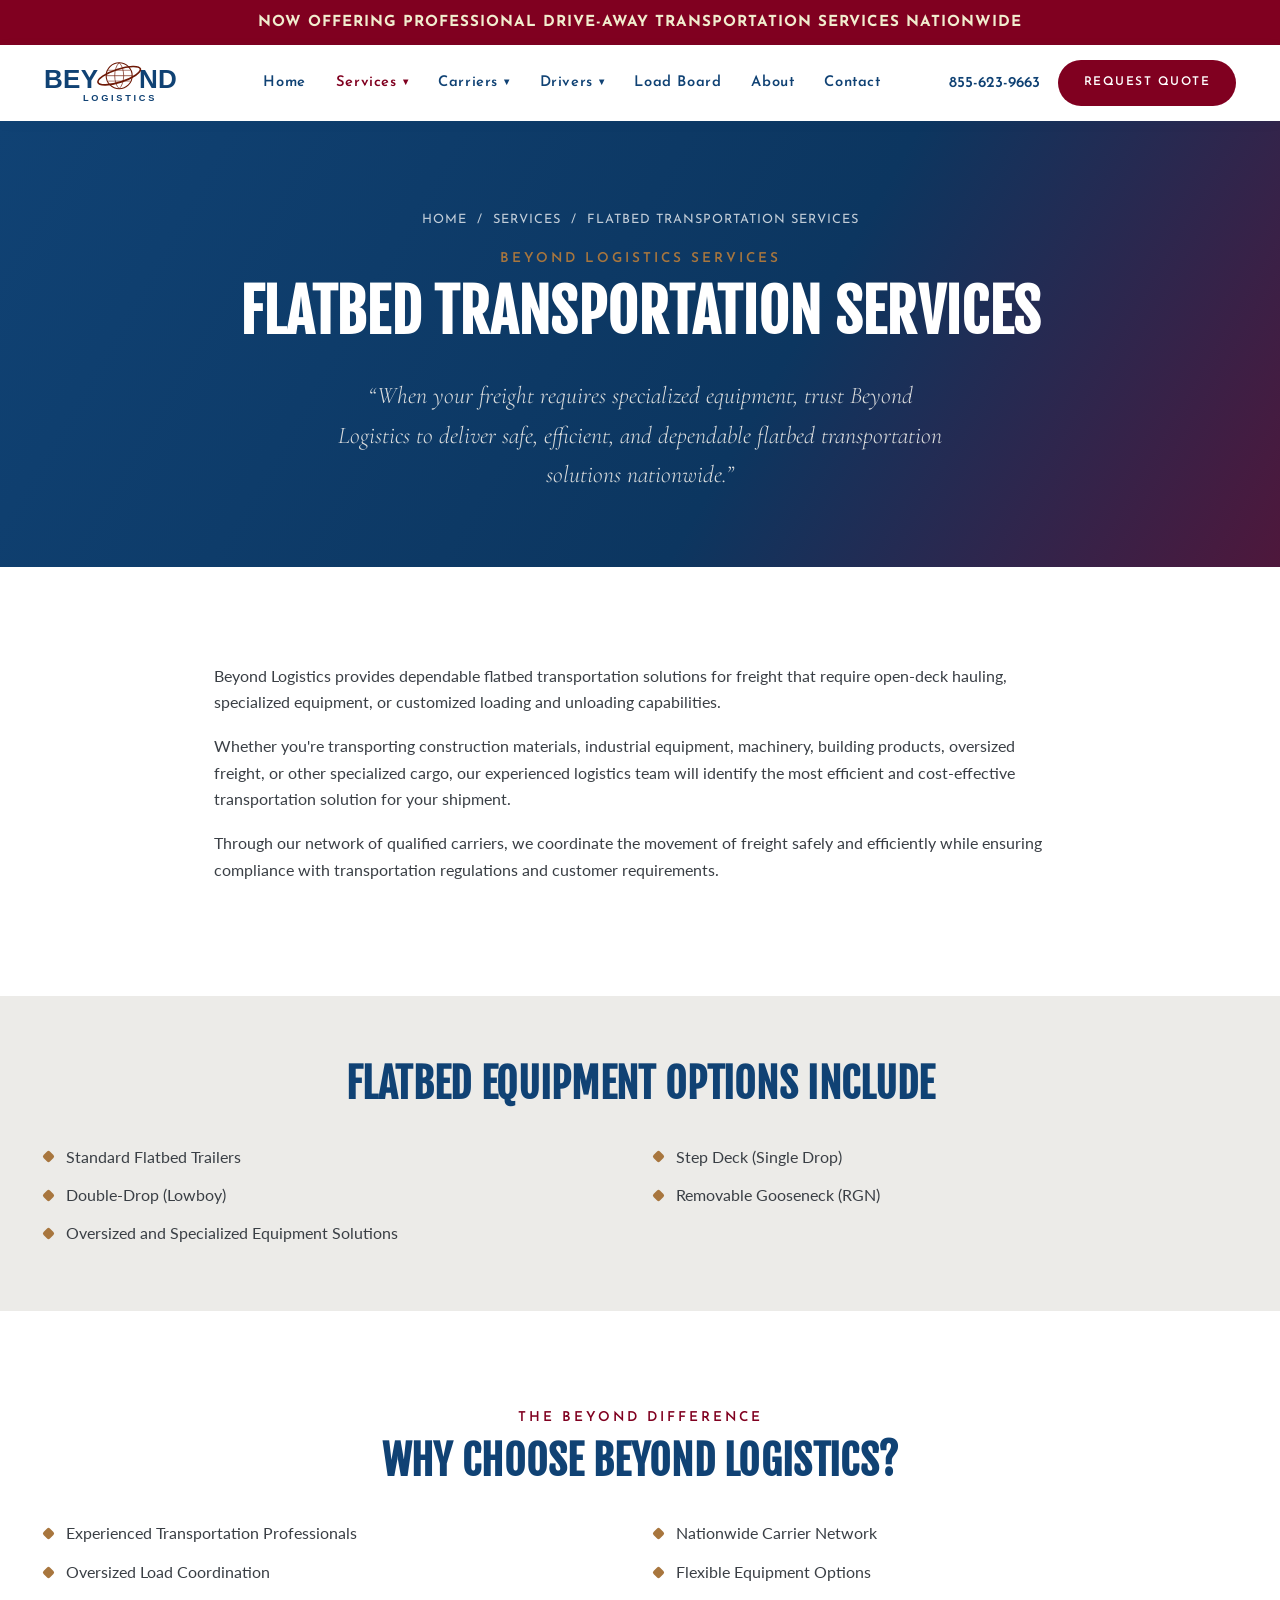
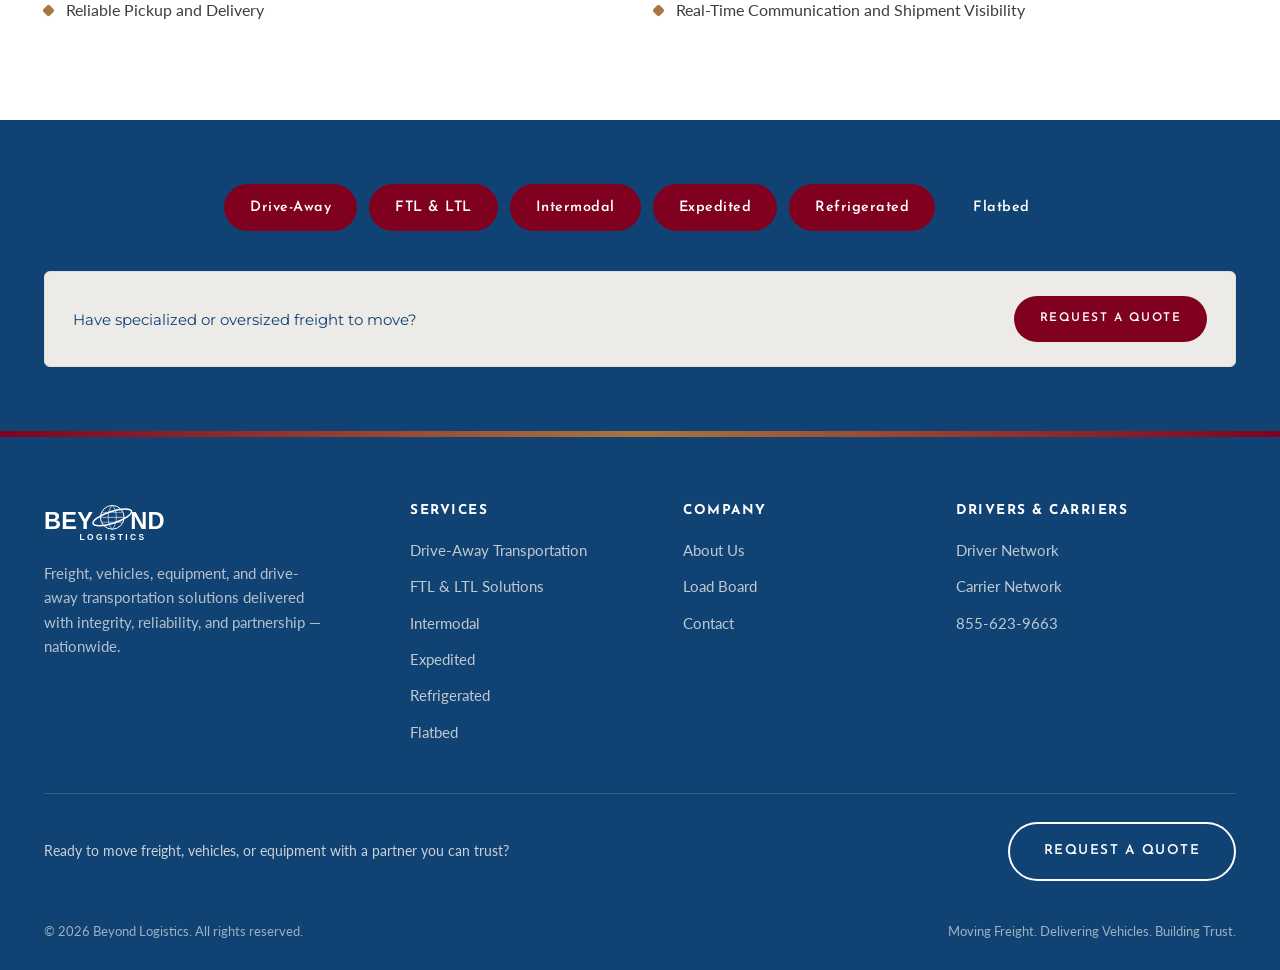
<file: services/flatbed.html>
<!doctype html>
<html lang="en">
<head>
<meta charset="UTF-8">
<meta name="viewport" content="width=device-width, initial-scale=1.0">
<title>Flatbed Transportation Services | Beyond Logistics</title>
<meta name="description" content="When your freight requires specialized equipment, trust Beyond Logistics to deliver safe, efficient, and dependable flatbed transportation solutions nationwide.">
<link rel="icon" type="image/svg+xml" href="../assets/img/favicon.svg">
<link rel="preconnect" href="https://fonts.googleapis.com">
<link rel="preconnect" href="https://fonts.gstatic.com" crossorigin>
<link href="https://fonts.googleapis.com/css2?family=Cormorant:wght@300;400&family=Fjalla+One&family=Josefin+Sans:wght@400;600;700&family=Lato:wght@300;400;700&family=Montserrat:wght@400;600;700&family=Raleway:wght@200;300;400&display=swap" rel="stylesheet">
<link rel="stylesheet" href="../assets/css/style.css">
</head>
<body>
<div class="announce">Now Offering Professional Drive-Away Transportation Services Nationwide</div>
<header class="site-header">
  <div class="header-inner">
    <a class="brand" href="../" aria-label="Beyond Logistics home">
      <img src="../assets/img/logo.svg" alt="Beyond Logistics">
    </a>
    <nav class="main-nav" aria-label="Primary">
      <ul><li><a class="nav-link" href="../">Home</a></li><li class="has-dropdown current">
        <a class="nav-link" href="../services.html">Services <span class="caret">&#9662;</span></a>
        <ul class="dropdown">
          <li><a href="../services.html">Services Overview</a></li><li><a href="../services/drive-away.html">Drive-Away Transportation</a></li><li><a href="../services/ftl-ltl.html">FTL & LTL Solutions</a></li><li><a href="../services/intermodal.html">Intermodal</a></li><li><a href="../services/expedited.html">Expedited</a></li><li><a href="../services/refrigerated.html">Refrigerated</a></li><li><a href="../services/flatbed.html">Flatbed</a></li><li><a href="../services.html#capabilities">Capabilities Statement</a></li>
        </ul>
      </li><li class="has-dropdown">
        <a class="nav-link" href="../carriers.html">Carriers <span class="caret">&#9662;</span></a>
        <ul class="dropdown">
          <li><a href="../carriers.html#application">Carrier Application</a></li><li><a href="../carriers.html#forms">Carrier Forms</a></li><li><a href="../carriers.html#packet">Carrier Information Packet</a></li>
        </ul>
      </li><li class="has-dropdown">
        <a class="nav-link" href="../drivers.html">Drivers <span class="caret">&#9662;</span></a>
        <ul class="dropdown">
          <li><a href="../drivers.html#application">Driver Application</a></li><li><a href="../drivers.html#forms">Driver Forms</a></li><li><a href="../drivers.html#packet">Driver Information Packet</a></li>
        </ul>
      </li><li><a class="nav-link" href="../load-board.html">Load Board</a></li><li><a class="nav-link" href="../about.html">About</a></li><li><a class="nav-link" href="../contact.html">Contact</a></li></ul>
    </nav>
    <div class="header-cta">
      <a class="header-phone" href="tel:+18556239663">855-623-9663</a>
      <a class="btn btn--burgundy btn--sm" href="../contact.html#quote">Request Quote</a>
      <button class="nav-toggle" aria-label="Toggle menu" aria-expanded="false"><span></span><span></span><span></span></button>
    </div>
  </div>
</header>
<section class="page-hero">
  <div class="container">
    <div class="breadcrumb"><a href="../index.html">Home</a> &nbsp;/&nbsp; <a href="../services.html">Services</a> &nbsp;/&nbsp; Flatbed Transportation Services</div>
    <span class="eyebrow">Beyond Logistics Services</span>
    <h1>Flatbed Transportation Services</h1>
    <p class="lede">&ldquo;When your freight requires specialized equipment, trust Beyond Logistics to deliver safe, efficient, and dependable flatbed transportation solutions nationwide.&rdquo;</p>
  </div>
</section>

<section class="section">
  <div class="container" style="max-width:900px;">
    <p>Beyond Logistics provides dependable flatbed transportation solutions for freight that require open-deck hauling, specialized equipment, or customized loading and unloading capabilities.</p><p>Whether you're transporting construction materials, industrial equipment, machinery, building products, oversized freight, or other specialized cargo, our experienced logistics team will identify the most efficient and cost-effective transportation solution for your shipment.</p><p>Through our network of qualified carriers, we coordinate the movement of freight safely and efficiently while ensuring compliance with transportation regulations and customer requirements.</p>
  </div>
</section>


<section class="section section--tight section--mystic">
  <div class="container">
    <div class="section-head" style="margin-bottom:36px;">
      <h2>Flatbed Equipment Options Include</h2>
    </div>
    <ul class="bullet-grid"><li>Standard Flatbed Trailers</li><li>Step Deck (Single Drop)</li><li>Double-Drop (Lowboy)</li><li>Removable Gooseneck (RGN)</li><li>Oversized and Specialized Equipment Solutions</li></ul>
  </div>
</section>


<section class="section">
  <div class="container">
    <div class="section-head" style="margin-bottom:36px;">
      <span class="eyebrow">The Beyond Difference</span>
      <h2>Why Choose Beyond Logistics?</h2>
    </div>
    <ul class="bullet-grid"><li>Experienced Transportation Professionals</li><li>Nationwide Carrier Network</li><li>Oversized Load Coordination</li><li>Flexible Equipment Options</li><li>Reliable Pickup and Delivery</li><li>Real-Time Communication and Shipment Visibility</li></ul>
  </div>
</section>

<section class="section--tight section--navy">
  <div class="container" style="text-align:center;">
    
    <div class="pill-row"><a class="pill" href="../services/drive-away.html">Drive-Away</a><a class="pill" href="../services/ftl-ltl.html">FTL & LTL</a><a class="pill" href="../services/intermodal.html">Intermodal</a><a class="pill" href="../services/expedited.html">Expedited</a><a class="pill" href="../services/refrigerated.html">Refrigerated</a><a class="pill is-current" href="../services/flatbed.html">Flatbed</a></div>
    
  <div class="inline-quote-cta">
    <p>Have specialized or oversized freight to move?</p>
    <a class="btn btn--burgundy btn--sm" href="../contact.html#quote">Request A Quote</a>
  </div>
  </div>
</section>
<footer class="site-footer">
  <div class="container">
    <div class="footer-grid">
      <div class="footer-brand">
        <img src="../assets/img/logo.svg" alt="Beyond Logistics">
        <p>Freight, vehicles, equipment, and drive-away transportation solutions delivered with integrity, reliability, and partnership &mdash; nationwide.</p>
      </div>
      <div class="footer-col">
        <h4>Services</h4>
        <ul>
          <li><a href="../services/drive-away.html">Drive-Away Transportation</a></li>
          <li><a href="../services/ftl-ltl.html">FTL &amp; LTL Solutions</a></li>
          <li><a href="../services/intermodal.html">Intermodal</a></li>
          <li><a href="../services/expedited.html">Expedited</a></li>
          <li><a href="../services/refrigerated.html">Refrigerated</a></li>
          <li><a href="../services/flatbed.html">Flatbed</a></li>
        </ul>
      </div>
      <div class="footer-col">
        <h4>Company</h4>
        <ul>
          <li><a href="../about.html">About Us</a></li>
          <li><a href="../load-board.html">Load Board</a></li>
          <li><a href="../contact.html">Contact</a></li>
        </ul>
      </div>
      <div class="footer-col">
        <h4>Drivers &amp; Carriers</h4>
        <ul>
          <li><a href="../drivers.html">Driver Network</a></li>
          <li><a href="../carriers.html">Carrier Network</a></li>
          <li><a href="tel:+18556239663">855-623-9663</a></li>
        </ul>
      </div>
    </div>
    <div class="footer-quote">
      <p>Ready to move freight, vehicles, or equipment with a partner you can trust?</p>
      <a class="btn btn--outline" href="../contact.html#quote">Request A Quote</a>
    </div>
    <div class="footer-bottom">
      <span>&copy; 2026 Beyond Logistics. All rights reserved.</span>
      <span>Moving Freight. Delivering Vehicles. Building Trust.</span>
    </div>
  </div>
</footer>
<script src="../assets/js/main.js"></script>
</body>
</html>
</file>
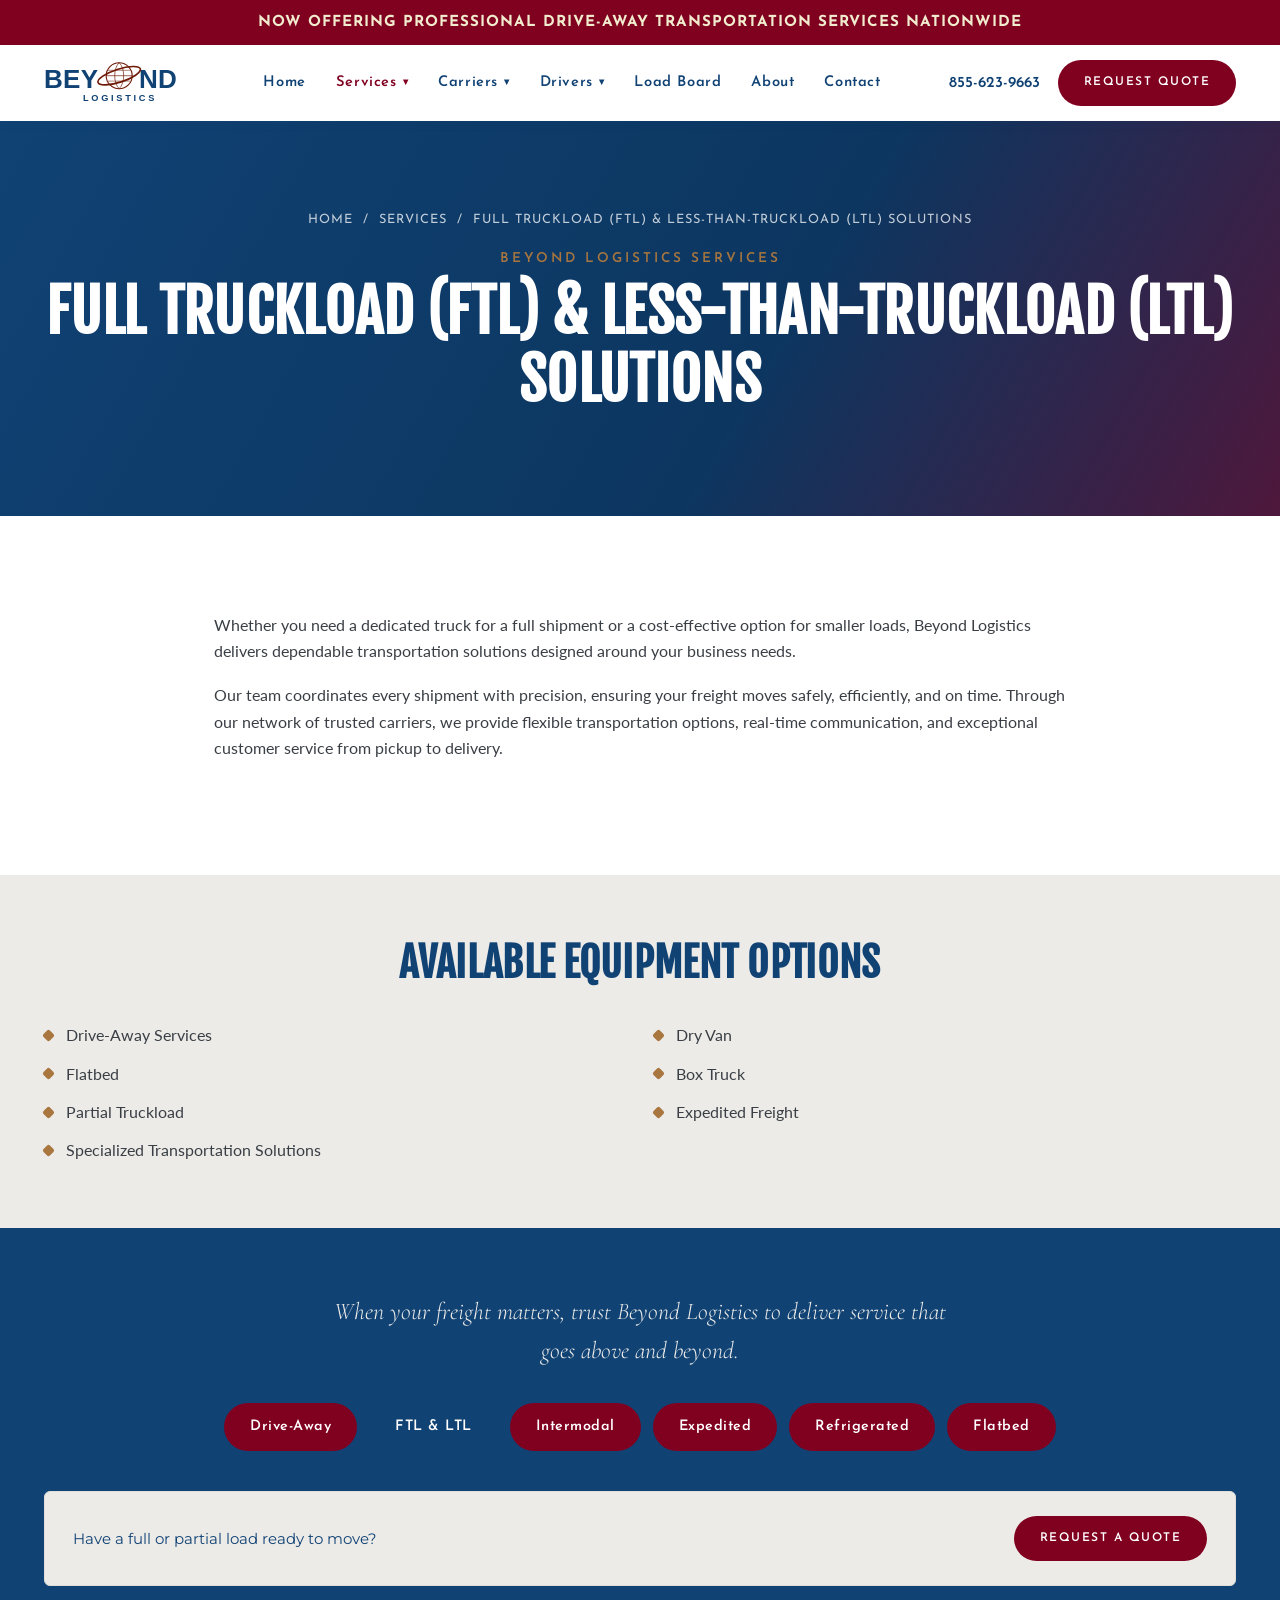
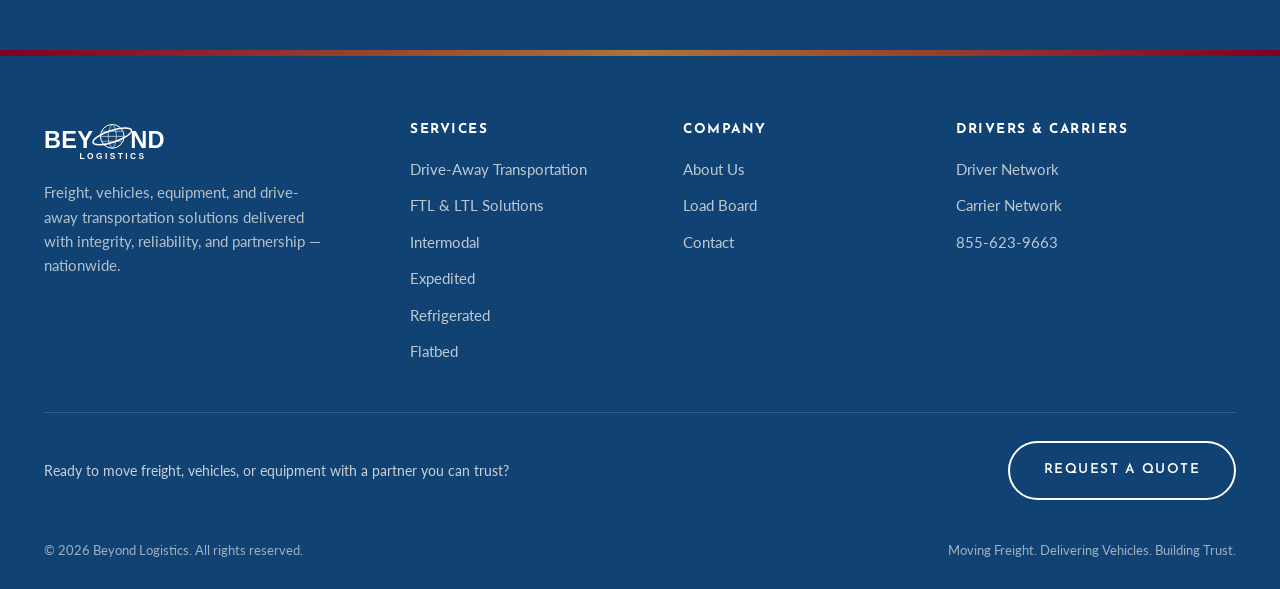
<file: services/ftl-ltl.html>
<!doctype html>
<html lang="en">
<head>
<meta charset="UTF-8">
<meta name="viewport" content="width=device-width, initial-scale=1.0">
<title>Full Truckload (FTL) & Less-Than-Truckload (LTL) Solutions | Beyond Logistics</title>
<meta name="description" content="Whether you need a dedicated truck for a full shipment or a cost-effective option for smaller loads, Beyond Logistics delivers dependable transportation solutions designed around your business needs.">
<link rel="icon" type="image/svg+xml" href="../assets/img/favicon.svg">
<link rel="preconnect" href="https://fonts.googleapis.com">
<link rel="preconnect" href="https://fonts.gstatic.com" crossorigin>
<link href="https://fonts.googleapis.com/css2?family=Cormorant:wght@300;400&family=Fjalla+One&family=Josefin+Sans:wght@400;600;700&family=Lato:wght@300;400;700&family=Montserrat:wght@400;600;700&family=Raleway:wght@200;300;400&display=swap" rel="stylesheet">
<link rel="stylesheet" href="../assets/css/style.css">
</head>
<body>
<div class="announce">Now Offering Professional Drive-Away Transportation Services Nationwide</div>
<header class="site-header">
  <div class="header-inner">
    <a class="brand" href="../" aria-label="Beyond Logistics home">
      <img src="../assets/img/logo.svg" alt="Beyond Logistics">
    </a>
    <nav class="main-nav" aria-label="Primary">
      <ul><li><a class="nav-link" href="../">Home</a></li><li class="has-dropdown current">
        <a class="nav-link" href="../services.html">Services <span class="caret">&#9662;</span></a>
        <ul class="dropdown">
          <li><a href="../services.html">Services Overview</a></li><li><a href="../services/drive-away.html">Drive-Away Transportation</a></li><li><a href="../services/ftl-ltl.html">FTL & LTL Solutions</a></li><li><a href="../services/intermodal.html">Intermodal</a></li><li><a href="../services/expedited.html">Expedited</a></li><li><a href="../services/refrigerated.html">Refrigerated</a></li><li><a href="../services/flatbed.html">Flatbed</a></li><li><a href="../services.html#capabilities">Capabilities Statement</a></li>
        </ul>
      </li><li class="has-dropdown">
        <a class="nav-link" href="../carriers.html">Carriers <span class="caret">&#9662;</span></a>
        <ul class="dropdown">
          <li><a href="../carriers.html#application">Carrier Application</a></li><li><a href="../carriers.html#forms">Carrier Forms</a></li><li><a href="../carriers.html#packet">Carrier Information Packet</a></li>
        </ul>
      </li><li class="has-dropdown">
        <a class="nav-link" href="../drivers.html">Drivers <span class="caret">&#9662;</span></a>
        <ul class="dropdown">
          <li><a href="../drivers.html#application">Driver Application</a></li><li><a href="../drivers.html#forms">Driver Forms</a></li><li><a href="../drivers.html#packet">Driver Information Packet</a></li>
        </ul>
      </li><li><a class="nav-link" href="../load-board.html">Load Board</a></li><li><a class="nav-link" href="../about.html">About</a></li><li><a class="nav-link" href="../contact.html">Contact</a></li></ul>
    </nav>
    <div class="header-cta">
      <a class="header-phone" href="tel:+18556239663">855-623-9663</a>
      <a class="btn btn--burgundy btn--sm" href="../contact.html#quote">Request Quote</a>
      <button class="nav-toggle" aria-label="Toggle menu" aria-expanded="false"><span></span><span></span><span></span></button>
    </div>
  </div>
</header>
<section class="page-hero">
  <div class="container">
    <div class="breadcrumb"><a href="../index.html">Home</a> &nbsp;/&nbsp; <a href="../services.html">Services</a> &nbsp;/&nbsp; Full Truckload (FTL) & Less-Than-Truckload (LTL) Solutions</div>
    <span class="eyebrow">Beyond Logistics Services</span>
    <h1>Full Truckload (FTL) & Less-Than-Truckload (LTL) Solutions</h1>
    
  </div>
</section>

<section class="section">
  <div class="container" style="max-width:900px;">
    <p>Whether you need a dedicated truck for a full shipment or a cost-effective option for smaller loads, Beyond Logistics delivers dependable transportation solutions designed around your business needs.</p><p>Our team coordinates every shipment with precision, ensuring your freight moves safely, efficiently, and on time. Through our network of trusted carriers, we provide flexible transportation options, real-time communication, and exceptional customer service from pickup to delivery.</p>
  </div>
</section>


<section class="section section--tight section--mystic">
  <div class="container">
    <div class="section-head" style="margin-bottom:36px;">
      <h2>Available Equipment Options</h2>
    </div>
    <ul class="bullet-grid"><li>Drive-Away Services</li><li>Dry Van</li><li>Flatbed</li><li>Box Truck</li><li>Partial Truckload</li><li>Expedited Freight</li><li>Specialized Transportation Solutions</li></ul>
  </div>
</section>



<section class="section--tight section--navy">
  <div class="container" style="text-align:center;">
    <p class="lede" style="color:var(--mystic-white);margin:0 auto 32px;">When your freight matters, trust Beyond Logistics to deliver service that goes above and beyond.</p>
    <div class="pill-row"><a class="pill" href="../services/drive-away.html">Drive-Away</a><a class="pill is-current" href="../services/ftl-ltl.html">FTL & LTL</a><a class="pill" href="../services/intermodal.html">Intermodal</a><a class="pill" href="../services/expedited.html">Expedited</a><a class="pill" href="../services/refrigerated.html">Refrigerated</a><a class="pill" href="../services/flatbed.html">Flatbed</a></div>
    
  <div class="inline-quote-cta">
    <p>Have a full or partial load ready to move?</p>
    <a class="btn btn--burgundy btn--sm" href="../contact.html#quote">Request A Quote</a>
  </div>
  </div>
</section>
<footer class="site-footer">
  <div class="container">
    <div class="footer-grid">
      <div class="footer-brand">
        <img src="../assets/img/logo.svg" alt="Beyond Logistics">
        <p>Freight, vehicles, equipment, and drive-away transportation solutions delivered with integrity, reliability, and partnership &mdash; nationwide.</p>
      </div>
      <div class="footer-col">
        <h4>Services</h4>
        <ul>
          <li><a href="../services/drive-away.html">Drive-Away Transportation</a></li>
          <li><a href="../services/ftl-ltl.html">FTL &amp; LTL Solutions</a></li>
          <li><a href="../services/intermodal.html">Intermodal</a></li>
          <li><a href="../services/expedited.html">Expedited</a></li>
          <li><a href="../services/refrigerated.html">Refrigerated</a></li>
          <li><a href="../services/flatbed.html">Flatbed</a></li>
        </ul>
      </div>
      <div class="footer-col">
        <h4>Company</h4>
        <ul>
          <li><a href="../about.html">About Us</a></li>
          <li><a href="../load-board.html">Load Board</a></li>
          <li><a href="../contact.html">Contact</a></li>
        </ul>
      </div>
      <div class="footer-col">
        <h4>Drivers &amp; Carriers</h4>
        <ul>
          <li><a href="../drivers.html">Driver Network</a></li>
          <li><a href="../carriers.html">Carrier Network</a></li>
          <li><a href="tel:+18556239663">855-623-9663</a></li>
        </ul>
      </div>
    </div>
    <div class="footer-quote">
      <p>Ready to move freight, vehicles, or equipment with a partner you can trust?</p>
      <a class="btn btn--outline" href="../contact.html#quote">Request A Quote</a>
    </div>
    <div class="footer-bottom">
      <span>&copy; 2026 Beyond Logistics. All rights reserved.</span>
      <span>Moving Freight. Delivering Vehicles. Building Trust.</span>
    </div>
  </div>
</footer>
<script src="../assets/js/main.js"></script>
</body>
</html>
</file>
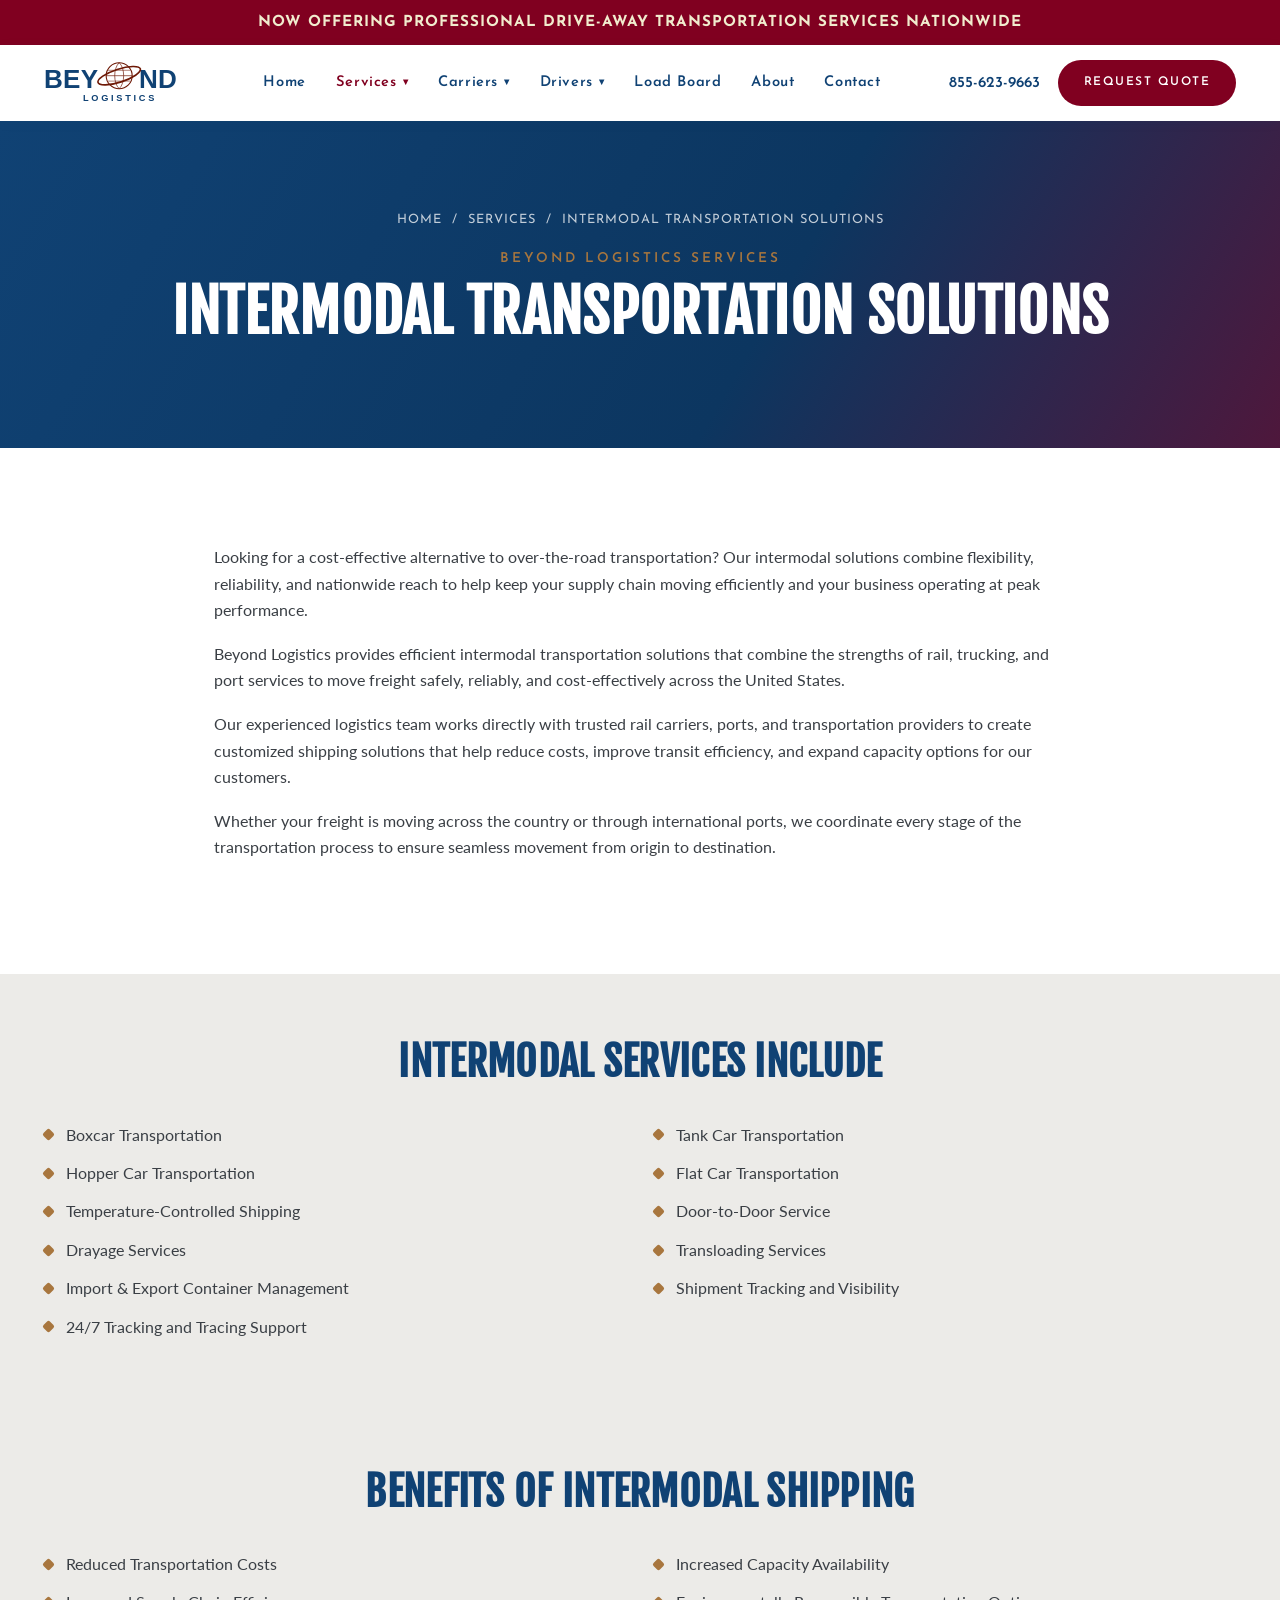
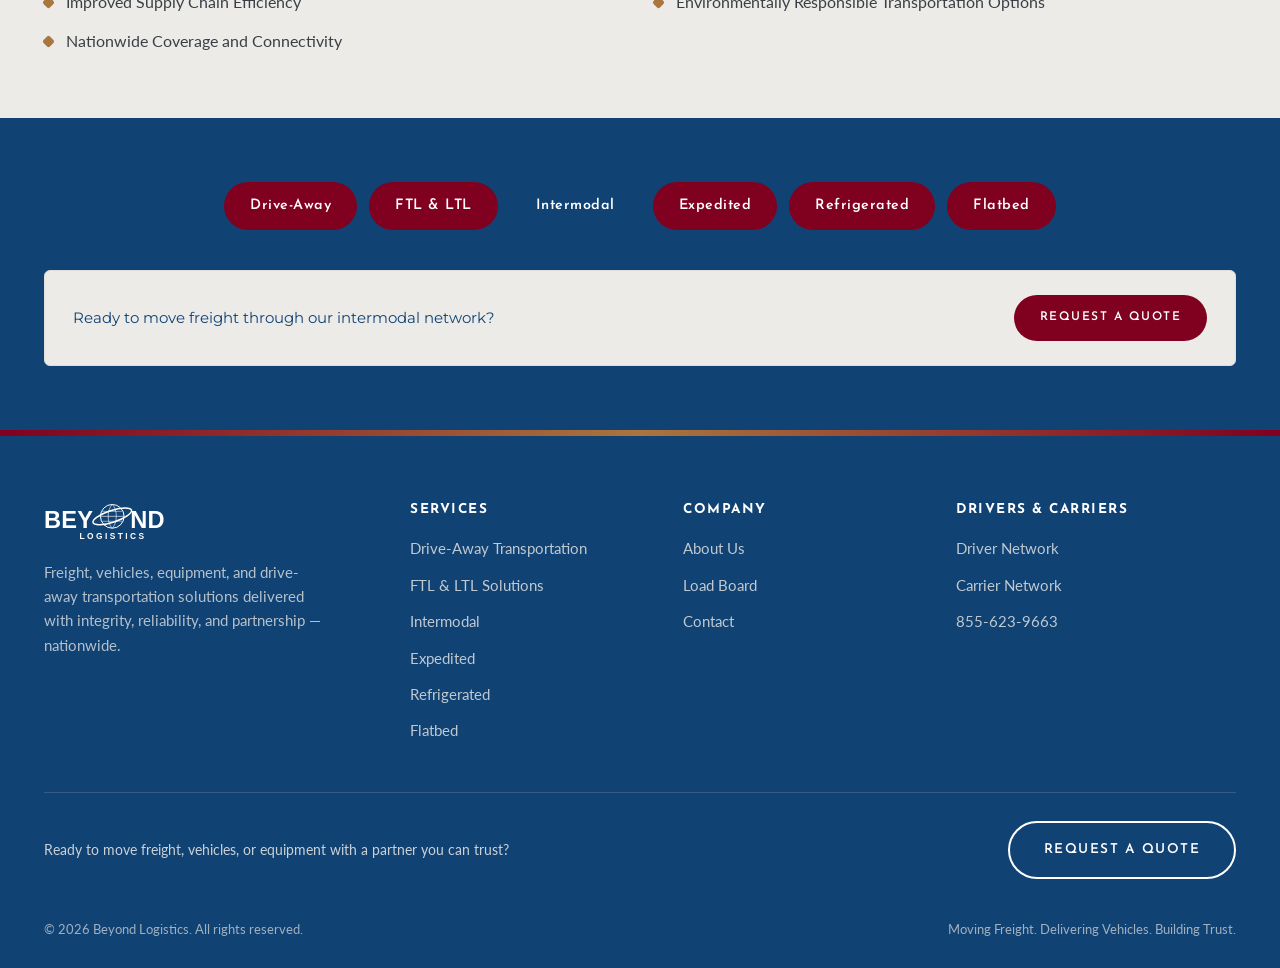
<file: services/intermodal.html>
<!doctype html>
<html lang="en">
<head>
<meta charset="UTF-8">
<meta name="viewport" content="width=device-width, initial-scale=1.0">
<title>Intermodal Transportation Solutions | Beyond Logistics</title>
<meta name="description" content="Looking for a cost-effective alternative to over-the-road transportation? Our intermodal solutions combine flexibility, reliability, and nationwide reach to help keep your supply chain moving efficiently and your business operating at peak performance.">
<link rel="icon" type="image/svg+xml" href="../assets/img/favicon.svg">
<link rel="preconnect" href="https://fonts.googleapis.com">
<link rel="preconnect" href="https://fonts.gstatic.com" crossorigin>
<link href="https://fonts.googleapis.com/css2?family=Cormorant:wght@300;400&family=Fjalla+One&family=Josefin+Sans:wght@400;600;700&family=Lato:wght@300;400;700&family=Montserrat:wght@400;600;700&family=Raleway:wght@200;300;400&display=swap" rel="stylesheet">
<link rel="stylesheet" href="../assets/css/style.css">
</head>
<body>
<div class="announce">Now Offering Professional Drive-Away Transportation Services Nationwide</div>
<header class="site-header">
  <div class="header-inner">
    <a class="brand" href="../" aria-label="Beyond Logistics home">
      <img src="../assets/img/logo.svg" alt="Beyond Logistics">
    </a>
    <nav class="main-nav" aria-label="Primary">
      <ul><li><a class="nav-link" href="../">Home</a></li><li class="has-dropdown current">
        <a class="nav-link" href="../services.html">Services <span class="caret">&#9662;</span></a>
        <ul class="dropdown">
          <li><a href="../services.html">Services Overview</a></li><li><a href="../services/drive-away.html">Drive-Away Transportation</a></li><li><a href="../services/ftl-ltl.html">FTL & LTL Solutions</a></li><li><a href="../services/intermodal.html">Intermodal</a></li><li><a href="../services/expedited.html">Expedited</a></li><li><a href="../services/refrigerated.html">Refrigerated</a></li><li><a href="../services/flatbed.html">Flatbed</a></li><li><a href="../services.html#capabilities">Capabilities Statement</a></li>
        </ul>
      </li><li class="has-dropdown">
        <a class="nav-link" href="../carriers.html">Carriers <span class="caret">&#9662;</span></a>
        <ul class="dropdown">
          <li><a href="../carriers.html#application">Carrier Application</a></li><li><a href="../carriers.html#forms">Carrier Forms</a></li><li><a href="../carriers.html#packet">Carrier Information Packet</a></li>
        </ul>
      </li><li class="has-dropdown">
        <a class="nav-link" href="../drivers.html">Drivers <span class="caret">&#9662;</span></a>
        <ul class="dropdown">
          <li><a href="../drivers.html#application">Driver Application</a></li><li><a href="../drivers.html#forms">Driver Forms</a></li><li><a href="../drivers.html#packet">Driver Information Packet</a></li>
        </ul>
      </li><li><a class="nav-link" href="../load-board.html">Load Board</a></li><li><a class="nav-link" href="../about.html">About</a></li><li><a class="nav-link" href="../contact.html">Contact</a></li></ul>
    </nav>
    <div class="header-cta">
      <a class="header-phone" href="tel:+18556239663">855-623-9663</a>
      <a class="btn btn--burgundy btn--sm" href="../contact.html#quote">Request Quote</a>
      <button class="nav-toggle" aria-label="Toggle menu" aria-expanded="false"><span></span><span></span><span></span></button>
    </div>
  </div>
</header>
<section class="page-hero">
  <div class="container">
    <div class="breadcrumb"><a href="../index.html">Home</a> &nbsp;/&nbsp; <a href="../services.html">Services</a> &nbsp;/&nbsp; Intermodal Transportation Solutions</div>
    <span class="eyebrow">Beyond Logistics Services</span>
    <h1>Intermodal Transportation Solutions</h1>
    
  </div>
</section>

<section class="section">
  <div class="container" style="max-width:900px;">
    <p>Looking for a cost-effective alternative to over-the-road transportation? Our intermodal solutions combine flexibility, reliability, and nationwide reach to help keep your supply chain moving efficiently and your business operating at peak performance.</p><p>Beyond Logistics provides efficient intermodal transportation solutions that combine the strengths of rail, trucking, and port services to move freight safely, reliably, and cost-effectively across the United States.</p><p>Our experienced logistics team works directly with trusted rail carriers, ports, and transportation providers to create customized shipping solutions that help reduce costs, improve transit efficiency, and expand capacity options for our customers.</p><p>Whether your freight is moving across the country or through international ports, we coordinate every stage of the transportation process to ensure seamless movement from origin to destination.</p>
  </div>
</section>


<section class="section section--tight section--mystic">
  <div class="container">
    <div class="section-head" style="margin-bottom:36px;">
      <h2>Intermodal Services Include</h2>
    </div>
    <ul class="bullet-grid"><li>Boxcar Transportation</li><li>Tank Car Transportation</li><li>Hopper Car Transportation</li><li>Flat Car Transportation</li><li>Temperature-Controlled Shipping</li><li>Door-to-Door Service</li><li>Drayage Services</li><li>Transloading Services</li><li>Import & Export Container Management</li><li>Shipment Tracking and Visibility</li><li>24/7 Tracking and Tracing Support</li></ul>
  </div>
</section>
<section class="section section--tight section--mystic">
  <div class="container">
    <div class="section-head" style="margin-bottom:36px;">
      <h2>Benefits of Intermodal Shipping</h2>
    </div>
    <ul class="bullet-grid"><li>Reduced Transportation Costs</li><li>Increased Capacity Availability</li><li>Improved Supply Chain Efficiency</li><li>Environmentally Responsible Transportation Options</li><li>Nationwide Coverage and Connectivity</li></ul>
  </div>
</section>



<section class="section--tight section--navy">
  <div class="container" style="text-align:center;">
    
    <div class="pill-row"><a class="pill" href="../services/drive-away.html">Drive-Away</a><a class="pill" href="../services/ftl-ltl.html">FTL & LTL</a><a class="pill is-current" href="../services/intermodal.html">Intermodal</a><a class="pill" href="../services/expedited.html">Expedited</a><a class="pill" href="../services/refrigerated.html">Refrigerated</a><a class="pill" href="../services/flatbed.html">Flatbed</a></div>
    
  <div class="inline-quote-cta">
    <p>Ready to move freight through our intermodal network?</p>
    <a class="btn btn--burgundy btn--sm" href="../contact.html#quote">Request A Quote</a>
  </div>
  </div>
</section>
<footer class="site-footer">
  <div class="container">
    <div class="footer-grid">
      <div class="footer-brand">
        <img src="../assets/img/logo.svg" alt="Beyond Logistics">
        <p>Freight, vehicles, equipment, and drive-away transportation solutions delivered with integrity, reliability, and partnership &mdash; nationwide.</p>
      </div>
      <div class="footer-col">
        <h4>Services</h4>
        <ul>
          <li><a href="../services/drive-away.html">Drive-Away Transportation</a></li>
          <li><a href="../services/ftl-ltl.html">FTL &amp; LTL Solutions</a></li>
          <li><a href="../services/intermodal.html">Intermodal</a></li>
          <li><a href="../services/expedited.html">Expedited</a></li>
          <li><a href="../services/refrigerated.html">Refrigerated</a></li>
          <li><a href="../services/flatbed.html">Flatbed</a></li>
        </ul>
      </div>
      <div class="footer-col">
        <h4>Company</h4>
        <ul>
          <li><a href="../about.html">About Us</a></li>
          <li><a href="../load-board.html">Load Board</a></li>
          <li><a href="../contact.html">Contact</a></li>
        </ul>
      </div>
      <div class="footer-col">
        <h4>Drivers &amp; Carriers</h4>
        <ul>
          <li><a href="../drivers.html">Driver Network</a></li>
          <li><a href="../carriers.html">Carrier Network</a></li>
          <li><a href="tel:+18556239663">855-623-9663</a></li>
        </ul>
      </div>
    </div>
    <div class="footer-quote">
      <p>Ready to move freight, vehicles, or equipment with a partner you can trust?</p>
      <a class="btn btn--outline" href="../contact.html#quote">Request A Quote</a>
    </div>
    <div class="footer-bottom">
      <span>&copy; 2026 Beyond Logistics. All rights reserved.</span>
      <span>Moving Freight. Delivering Vehicles. Building Trust.</span>
    </div>
  </div>
</footer>
<script src="../assets/js/main.js"></script>
</body>
</html>
</file>
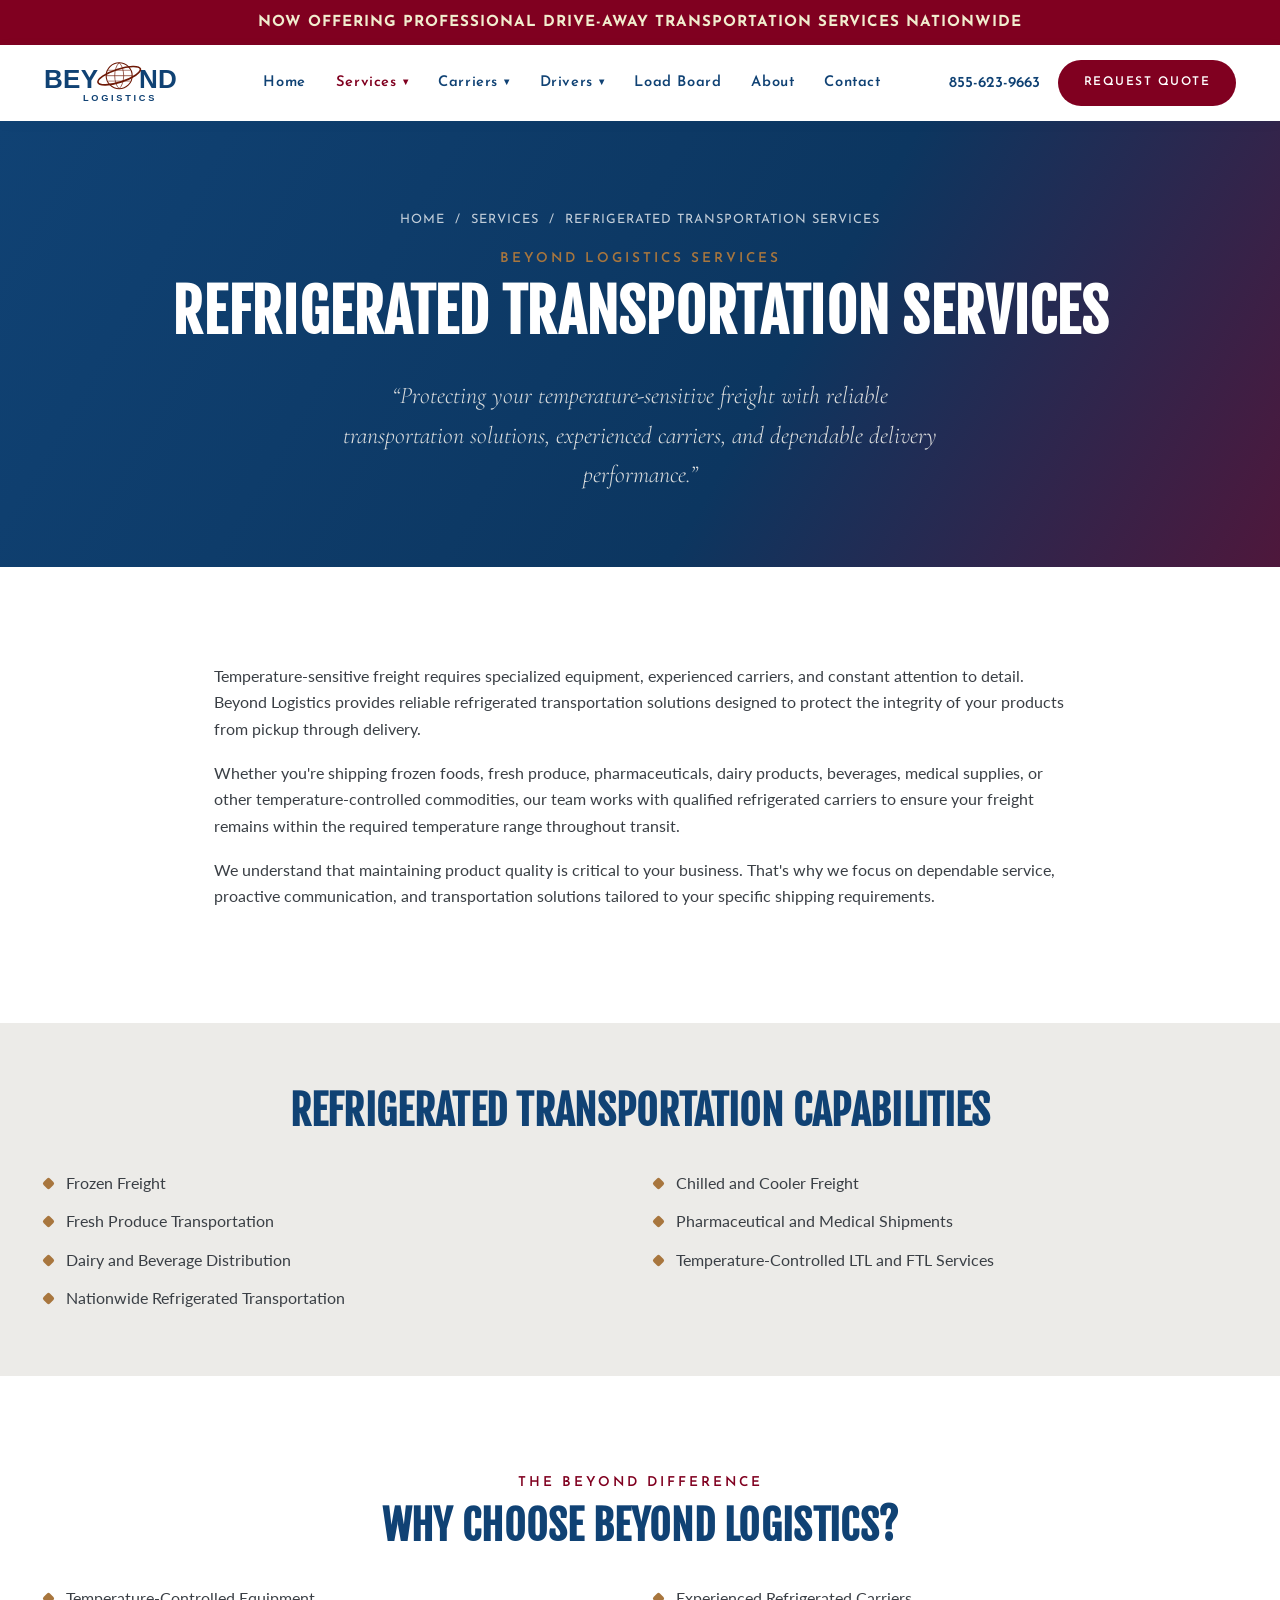
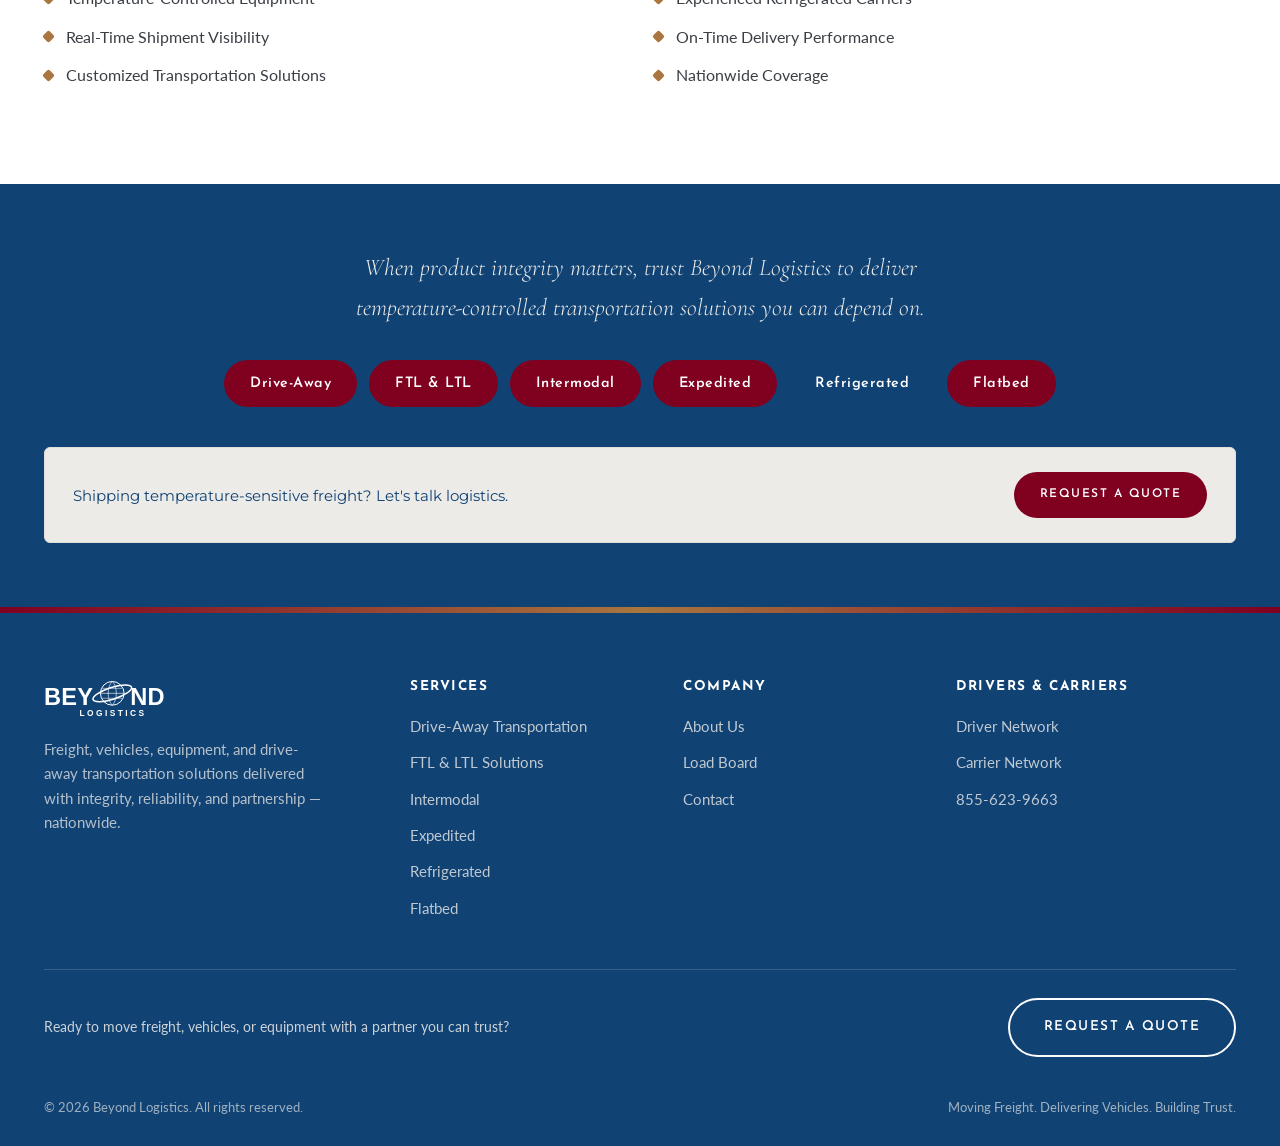
<file: services/refrigerated.html>
<!doctype html>
<html lang="en">
<head>
<meta charset="UTF-8">
<meta name="viewport" content="width=device-width, initial-scale=1.0">
<title>Refrigerated Transportation Services | Beyond Logistics</title>
<meta name="description" content="Protecting your temperature-sensitive freight with reliable transportation solutions, experienced carriers, and dependable delivery performance.">
<link rel="icon" type="image/svg+xml" href="../assets/img/favicon.svg">
<link rel="preconnect" href="https://fonts.googleapis.com">
<link rel="preconnect" href="https://fonts.gstatic.com" crossorigin>
<link href="https://fonts.googleapis.com/css2?family=Cormorant:wght@300;400&family=Fjalla+One&family=Josefin+Sans:wght@400;600;700&family=Lato:wght@300;400;700&family=Montserrat:wght@400;600;700&family=Raleway:wght@200;300;400&display=swap" rel="stylesheet">
<link rel="stylesheet" href="../assets/css/style.css">
</head>
<body>
<div class="announce">Now Offering Professional Drive-Away Transportation Services Nationwide</div>
<header class="site-header">
  <div class="header-inner">
    <a class="brand" href="../" aria-label="Beyond Logistics home">
      <img src="../assets/img/logo.svg" alt="Beyond Logistics">
    </a>
    <nav class="main-nav" aria-label="Primary">
      <ul><li><a class="nav-link" href="../">Home</a></li><li class="has-dropdown current">
        <a class="nav-link" href="../services.html">Services <span class="caret">&#9662;</span></a>
        <ul class="dropdown">
          <li><a href="../services.html">Services Overview</a></li><li><a href="../services/drive-away.html">Drive-Away Transportation</a></li><li><a href="../services/ftl-ltl.html">FTL & LTL Solutions</a></li><li><a href="../services/intermodal.html">Intermodal</a></li><li><a href="../services/expedited.html">Expedited</a></li><li><a href="../services/refrigerated.html">Refrigerated</a></li><li><a href="../services/flatbed.html">Flatbed</a></li><li><a href="../services.html#capabilities">Capabilities Statement</a></li>
        </ul>
      </li><li class="has-dropdown">
        <a class="nav-link" href="../carriers.html">Carriers <span class="caret">&#9662;</span></a>
        <ul class="dropdown">
          <li><a href="../carriers.html#application">Carrier Application</a></li><li><a href="../carriers.html#forms">Carrier Forms</a></li><li><a href="../carriers.html#packet">Carrier Information Packet</a></li>
        </ul>
      </li><li class="has-dropdown">
        <a class="nav-link" href="../drivers.html">Drivers <span class="caret">&#9662;</span></a>
        <ul class="dropdown">
          <li><a href="../drivers.html#application">Driver Application</a></li><li><a href="../drivers.html#forms">Driver Forms</a></li><li><a href="../drivers.html#packet">Driver Information Packet</a></li>
        </ul>
      </li><li><a class="nav-link" href="../load-board.html">Load Board</a></li><li><a class="nav-link" href="../about.html">About</a></li><li><a class="nav-link" href="../contact.html">Contact</a></li></ul>
    </nav>
    <div class="header-cta">
      <a class="header-phone" href="tel:+18556239663">855-623-9663</a>
      <a class="btn btn--burgundy btn--sm" href="../contact.html#quote">Request Quote</a>
      <button class="nav-toggle" aria-label="Toggle menu" aria-expanded="false"><span></span><span></span><span></span></button>
    </div>
  </div>
</header>
<section class="page-hero">
  <div class="container">
    <div class="breadcrumb"><a href="../index.html">Home</a> &nbsp;/&nbsp; <a href="../services.html">Services</a> &nbsp;/&nbsp; Refrigerated Transportation Services</div>
    <span class="eyebrow">Beyond Logistics Services</span>
    <h1>Refrigerated Transportation Services</h1>
    <p class="lede">&ldquo;Protecting your temperature-sensitive freight with reliable transportation solutions, experienced carriers, and dependable delivery performance.&rdquo;</p>
  </div>
</section>

<section class="section">
  <div class="container" style="max-width:900px;">
    <p>Temperature-sensitive freight requires specialized equipment, experienced carriers, and constant attention to detail. Beyond Logistics provides reliable refrigerated transportation solutions designed to protect the integrity of your products from pickup through delivery.</p><p>Whether you're shipping frozen foods, fresh produce, pharmaceuticals, dairy products, beverages, medical supplies, or other temperature-controlled commodities, our team works with qualified refrigerated carriers to ensure your freight remains within the required temperature range throughout transit.</p><p>We understand that maintaining product quality is critical to your business. That's why we focus on dependable service, proactive communication, and transportation solutions tailored to your specific shipping requirements.</p>
  </div>
</section>


<section class="section section--tight section--mystic">
  <div class="container">
    <div class="section-head" style="margin-bottom:36px;">
      <h2>Refrigerated Transportation Capabilities</h2>
    </div>
    <ul class="bullet-grid"><li>Frozen Freight</li><li>Chilled and Cooler Freight</li><li>Fresh Produce Transportation</li><li>Pharmaceutical and Medical Shipments</li><li>Dairy and Beverage Distribution</li><li>Temperature-Controlled LTL and FTL Services</li><li>Nationwide Refrigerated Transportation</li></ul>
  </div>
</section>


<section class="section">
  <div class="container">
    <div class="section-head" style="margin-bottom:36px;">
      <span class="eyebrow">The Beyond Difference</span>
      <h2>Why Choose Beyond Logistics?</h2>
    </div>
    <ul class="bullet-grid"><li>Temperature-Controlled Equipment</li><li>Experienced Refrigerated Carriers</li><li>Real-Time Shipment Visibility</li><li>On-Time Delivery Performance</li><li>Customized Transportation Solutions</li><li>Nationwide Coverage</li></ul>
  </div>
</section>

<section class="section--tight section--navy">
  <div class="container" style="text-align:center;">
    <p class="lede" style="color:var(--mystic-white);margin:0 auto 32px;">When product integrity matters, trust Beyond Logistics to deliver temperature-controlled transportation solutions you can depend on.</p>
    <div class="pill-row"><a class="pill" href="../services/drive-away.html">Drive-Away</a><a class="pill" href="../services/ftl-ltl.html">FTL & LTL</a><a class="pill" href="../services/intermodal.html">Intermodal</a><a class="pill" href="../services/expedited.html">Expedited</a><a class="pill is-current" href="../services/refrigerated.html">Refrigerated</a><a class="pill" href="../services/flatbed.html">Flatbed</a></div>
    
  <div class="inline-quote-cta">
    <p>Shipping temperature-sensitive freight? Let's talk logistics.</p>
    <a class="btn btn--burgundy btn--sm" href="../contact.html#quote">Request A Quote</a>
  </div>
  </div>
</section>
<footer class="site-footer">
  <div class="container">
    <div class="footer-grid">
      <div class="footer-brand">
        <img src="../assets/img/logo.svg" alt="Beyond Logistics">
        <p>Freight, vehicles, equipment, and drive-away transportation solutions delivered with integrity, reliability, and partnership &mdash; nationwide.</p>
      </div>
      <div class="footer-col">
        <h4>Services</h4>
        <ul>
          <li><a href="../services/drive-away.html">Drive-Away Transportation</a></li>
          <li><a href="../services/ftl-ltl.html">FTL &amp; LTL Solutions</a></li>
          <li><a href="../services/intermodal.html">Intermodal</a></li>
          <li><a href="../services/expedited.html">Expedited</a></li>
          <li><a href="../services/refrigerated.html">Refrigerated</a></li>
          <li><a href="../services/flatbed.html">Flatbed</a></li>
        </ul>
      </div>
      <div class="footer-col">
        <h4>Company</h4>
        <ul>
          <li><a href="../about.html">About Us</a></li>
          <li><a href="../load-board.html">Load Board</a></li>
          <li><a href="../contact.html">Contact</a></li>
        </ul>
      </div>
      <div class="footer-col">
        <h4>Drivers &amp; Carriers</h4>
        <ul>
          <li><a href="../drivers.html">Driver Network</a></li>
          <li><a href="../carriers.html">Carrier Network</a></li>
          <li><a href="tel:+18556239663">855-623-9663</a></li>
        </ul>
      </div>
    </div>
    <div class="footer-quote">
      <p>Ready to move freight, vehicles, or equipment with a partner you can trust?</p>
      <a class="btn btn--outline" href="../contact.html#quote">Request A Quote</a>
    </div>
    <div class="footer-bottom">
      <span>&copy; 2026 Beyond Logistics. All rights reserved.</span>
      <span>Moving Freight. Delivering Vehicles. Building Trust.</span>
    </div>
  </div>
</footer>
<script src="../assets/js/main.js"></script>
</body>
</html>
</file>
<file: assets/css/style.css>
/* ==========================================================================
   Beyond Logistics — Brand Design System
   Colors + type per client Brand Kit (see Website Rebrand doc)
   ========================================================================== */

:root {
  /* Logo colors */
  --navy: #104274;
  --black-bean: #6e1906;

  /* Website palette */
  --steel-blue: #104374;
  --burgundy: #800020;
  --cream: #f1ecce;
  --driftwood: #708d81;
  --sandpaper: #a8763e;
  --ash-gray: #dfdeda;
  --mystic-white: #ecebe8;
  --white: #ffffff;

  --ink: #1c2530;
  --body-text: #3a3f45;

  --font-display: 'Fjalla One', 'Arial Narrow', sans-serif;
  --font-nav: 'Josefin Sans', sans-serif;
  --font-body: 'Lato', sans-serif;
  --font-accent: 'Cormorant', serif;
  --font-alt: 'Raleway', sans-serif;
  --font-heading: 'Montserrat', sans-serif;

  --container-max: 1240px;
  --radius: 6px;
  --shadow-sm: 0 2px 10px rgba(16, 66, 116, 0.08);
  --shadow-md: 0 12px 32px rgba(16, 66, 116, 0.14);
  --header-h: 84px;
  --announce-h: 40px;
}

*, *::before, *::after { box-sizing: border-box; }

html { scroll-behavior: smooth; scroll-padding-top: calc(var(--header-h) + var(--announce-h) + 16px); }

body {
  margin: 0;
  font-family: var(--font-body);
  color: var(--body-text);
  background: var(--white);
  line-height: 1.65;
  -webkit-font-smoothing: antialiased;
}

img { max-width: 100%; display: block; }

a { color: inherit; text-decoration: none; }

h1, h2, h3, h4 {
  font-family: var(--font-display);
  color: var(--navy);
  letter-spacing: 0.3px;
  line-height: 1.15;
  margin: 0 0 0.5em;
  text-transform: uppercase;
}

h1 { font-size: clamp(2.4rem, 4.6vw, 3.7rem); }
h2 { font-size: clamp(1.9rem, 3.2vw, 2.6rem); }
h3 { font-size: 1.3rem; letter-spacing: 0.5px; }

p { margin: 0 0 1.1em; }

.eyebrow {
  display: block;
  font-family: var(--font-nav);
  font-weight: 600;
  letter-spacing: 3px;
  text-transform: uppercase;
  color: var(--burgundy);
  font-size: 0.85rem;
  margin-bottom: 0.6em;
}

.lede {
  font-family: var(--font-accent);
  font-size: 1.5rem;
  font-weight: 300;
  font-style: italic;
  color: var(--steel-blue);
  max-width: 62ch;
}

.container {
  width: 100%;
  max-width: var(--container-max);
  margin: 0 auto;
  padding: 0 24px;
}

.section { padding: 96px 0; }
.section--tight { padding: 64px 0; }
.section--cream { background: var(--cream); }
.section--mystic { background: var(--mystic-white); }
.section--navy { background: var(--navy); color: var(--mystic-white); }
.section--navy h2, .section--navy h3 { color: var(--white); }

.section-head {
  text-align: center;
  max-width: 760px;
  margin: 0 auto 56px;
}

/* ---------- Buttons ---------- */
.btn {
  display: inline-flex;
  align-items: center;
  gap: 10px;
  font-family: var(--font-nav);
  font-weight: 600;
  letter-spacing: 1.5px;
  text-transform: uppercase;
  font-size: 0.85rem;
  padding: 16px 34px;
  border-radius: 999px;
  border: 2px solid transparent;
  cursor: pointer;
  transition: transform 0.2s ease, box-shadow 0.2s ease, background 0.2s ease, color 0.2s ease;
  white-space: nowrap;
}
.btn:hover { transform: translateY(-2px); }

.btn--burgundy { background: var(--burgundy); color: var(--white); }
.btn--burgundy:hover { background: #660019; box-shadow: var(--shadow-md); }

.btn--navy { background: var(--navy); color: var(--white); }
.btn--navy:hover { background: #0b3059; box-shadow: var(--shadow-md); }

.btn--outline { background: transparent; border-color: currentColor; color: var(--white); }
.btn--outline:hover { background: rgba(255,255,255,0.12); }

.btn--outline-navy { background: transparent; border-color: var(--navy); color: var(--navy); }
.btn--outline-navy:hover { background: var(--navy); color: var(--white); }

.btn--sm { padding: 11px 24px; font-size: 0.75rem; }

/* ---------- Announcement bar ---------- */
.announce {
  background: var(--burgundy);
  color: var(--cream);
  text-align: center;
  font-family: var(--font-nav);
  font-weight: 700;
  letter-spacing: 1px;
  font-size: clamp(0.72rem, 1.6vw, 0.95rem);
  padding: 10px 16px;
  text-transform: uppercase;
}

/* ---------- Header ---------- */
.site-header {
  position: sticky;
  top: 0;
  z-index: 500;
  background: var(--white);
  box-shadow: var(--shadow-sm);
}

.header-inner {
  display: flex;
  align-items: center;
  justify-content: space-between;
  gap: 24px;
  padding: 14px 24px;
  max-width: var(--container-max);
  margin: 0 auto;
}

.brand { display: flex; align-items: center; }
.brand img { height: 46px; width: auto; }

.main-nav { display: flex; align-items: center; gap: 4px; }
.main-nav > ul { list-style: none; display: flex; gap: 2px; margin: 0; padding: 0; align-items: center; }

.main-nav a.nav-link {
  display: flex;
  align-items: center;
  gap: 6px;
  font-family: var(--font-nav);
  font-weight: 600;
  font-size: 0.92rem;
  letter-spacing: 0.6px;
  color: var(--navy);
  padding: 12px 14px;
  border-radius: var(--radius);
  transition: color 0.15s ease, background 0.15s ease;
}
.main-nav a.nav-link:hover,
.main-nav li.is-open > a.nav-link { color: var(--burgundy); background: var(--mystic-white); }
.main-nav li.current > a.nav-link { color: var(--burgundy); }

.nav-link .caret { font-size: 0.6rem; transition: transform 0.2s ease; }
.main-nav li.is-open .caret { transform: rotate(180deg); }

.has-dropdown { position: relative; }
.dropdown {
  position: absolute;
  top: calc(100% + 10px);
  left: 0;
  min-width: 240px;
  background: var(--white);
  border-radius: var(--radius);
  box-shadow: var(--shadow-md);
  padding: 10px;
  list-style: none;
  margin: 0;
  opacity: 0;
  visibility: hidden;
  transform: translateY(6px);
  transition: opacity 0.18s ease, transform 0.18s ease, visibility 0.18s;
}
.has-dropdown.is-open .dropdown,
.has-dropdown:focus-within .dropdown { opacity: 1; visibility: visible; transform: translateY(0); }

.dropdown a {
  display: block;
  padding: 10px 14px;
  font-family: var(--font-body);
  font-size: 0.92rem;
  color: var(--ink);
  border-radius: 4px;
}
.dropdown a:hover { background: var(--mystic-white); color: var(--burgundy); }

.header-cta { display: flex; align-items: center; gap: 18px; }
.header-phone { font-family: var(--font-nav); font-weight: 600; color: var(--navy); font-size: 0.95rem; display: none; }

.nav-toggle {
  display: none;
  background: none;
  border: none;
  cursor: pointer;
  width: 42px;
  height: 42px;
  flex-direction: column;
  align-items: center;
  justify-content: center;
  gap: 5px;
}
.nav-toggle span { width: 24px; height: 2px; background: var(--navy); display: block; transition: transform 0.2s ease, opacity 0.2s ease; }

/* ---------- Hero split ---------- */
.hero-split {
  display: grid;
  grid-template-columns: 1fr 1fr;
  min-height: 560px;
}
.hero-panel {
  position: relative;
  display: flex;
  align-items: center;
  padding: 80px 56px;
  overflow: hidden;
}
.hero-panel::before {
  content: '';
  position: absolute;
  inset: 0;
  opacity: 0.16;
  background-size: 44px 44px;
}
.hero-panel--freight { background: linear-gradient(135deg, var(--navy), #0a2c4f); color: var(--white); }
.hero-panel--freight::before { background-image: repeating-linear-gradient(45deg, #fff 0 2px, transparent 2px 22px); }
.hero-panel--drivers { background: linear-gradient(135deg, var(--burgundy), #4d0014); color: var(--white); }
.hero-panel--drivers::before { background-image: repeating-linear-gradient(-45deg, #fff 0 2px, transparent 2px 22px); }

.hero-content { position: relative; max-width: 480px; }
.hero-content .eyebrow { color: var(--sandpaper); }
.hero-content h1 { color: var(--white); font-size: clamp(2rem, 3.4vw, 2.9rem); }
.hero-content p.hero-sub { font-family: var(--font-nav); font-size: 1.05rem; letter-spacing: 0.5px; margin-bottom: 2em; opacity: 0.92; }

/* ---------- Page hero (interior pages) ---------- */
.page-hero {
  background: linear-gradient(120deg, var(--navy) 0%, #0c3660 60%, var(--burgundy) 130%);
  color: var(--white);
  padding: 88px 0 72px;
  text-align: center;
}
.page-hero h1 { color: var(--white); }
.page-hero .eyebrow { color: var(--sandpaper); }
.page-hero .lede { color: var(--mystic-white); margin: 0 auto; opacity: 0.92; }
.breadcrumb { font-family: var(--font-nav); font-size: 0.8rem; letter-spacing: 1px; text-transform: uppercase; opacity: 0.75; margin-bottom: 18px; }
.breadcrumb a:hover { text-decoration: underline; }

/* ---------- Cards / grids ---------- */
.grid { display: grid; gap: 32px; }
.grid--2 { grid-template-columns: repeat(2, 1fr); }
.grid--3 { grid-template-columns: repeat(3, 1fr); }
.grid--4 { grid-template-columns: repeat(4, 1fr); }

.card {
  background: var(--white);
  border: 1px solid var(--ash-gray);
  border-radius: var(--radius);
  padding: 32px 28px;
  transition: transform 0.2s ease, box-shadow 0.2s ease, border-color 0.2s ease;
}
.card:hover { transform: translateY(-4px); box-shadow: var(--shadow-md); border-color: transparent; }

.icon-tile {
  width: 56px; height: 56px;
  border-radius: 14px;
  background: var(--mystic-white);
  display: flex; align-items: center; justify-content: center;
  margin-bottom: 20px;
  color: var(--burgundy);
}
.icon-tile svg { width: 28px; height: 28px; }

.check-list { list-style: none; margin: 0; padding: 0; display: grid; gap: 18px; }
.check-list li { display: flex; gap: 14px; align-items: flex-start; }
.check-list .mark {
  flex: none; width: 26px; height: 26px; border-radius: 50%;
  background: var(--burgundy); color: var(--white);
  display: flex; align-items: center; justify-content: center;
  font-size: 0.8rem; margin-top: 2px;
}
.check-list strong { font-family: var(--font-heading); color: var(--navy); display: block; margin-bottom: 2px; }

.bullet-grid { list-style: none; margin: 0; padding: 0; display: grid; grid-template-columns: repeat(2, 1fr); gap: 12px 28px; }
.bullet-grid li { position: relative; padding-left: 22px; }
.bullet-grid li::before { content: ''; position: absolute; left: 0; top: 0.55em; width: 9px; height: 9px; background: var(--sandpaper); border-radius: 2px; transform: rotate(45deg); }

/* ---------- Service pill nav ---------- */
.pill-row { display: flex; flex-wrap: wrap; gap: 12px; justify-content: center; }
.pill {
  background: var(--burgundy);
  color: var(--white);
  font-family: var(--font-nav);
  font-weight: 600;
  letter-spacing: 0.5px;
  font-size: 0.9rem;
  padding: 12px 26px;
  border-radius: 999px;
  transition: background 0.2s ease, transform 0.2s ease;
}
.pill:hover { background: var(--navy); transform: translateY(-2px); }
.pill.is-current { background: var(--navy); }

/* ---------- Process steps ---------- */
.process-steps { display: grid; grid-template-columns: repeat(3, 1fr); gap: 32px; margin: 48px 0; }
.process-step { display: flex; gap: 18px; align-items: baseline; }
.process-step .num { font-family: var(--font-display); font-size: 3.2rem; color: var(--ash-gray); line-height: 1; }
.process-step strong { font-family: var(--font-heading); color: var(--navy); font-size: 1.1rem; }

/* ---------- Industries ---------- */
.industry-card { text-align: center; padding: 30px 18px; }
.industry-card .icon-tile { margin: 0 auto 18px; }
.industry-card h3 { font-size: 1rem; }

/* ---------- CEO video ---------- */
.video-block {
  display: grid;
  grid-template-columns: 1.1fr 0.9fr;
  gap: 48px;
  align-items: center;
}
.video-frame {
  position: relative;
  aspect-ratio: 16/9;
  border-radius: 12px;
  overflow: hidden;
  background: linear-gradient(135deg, #0c3660, var(--burgundy));
  box-shadow: var(--shadow-md);
}
.video-frame::before {
  content: '';
  position: absolute; inset: 0;
  background-image: repeating-linear-gradient(60deg, rgba(255,255,255,0.06) 0 2px, transparent 2px 30px);
}
.play-btn {
  position: absolute; top: 50%; left: 50%; transform: translate(-50%,-50%);
  width: 84px; height: 84px; border-radius: 50%;
  background: rgba(255,255,255,0.95);
  display: flex; align-items: center; justify-content: center;
  box-shadow: 0 8px 24px rgba(0,0,0,0.35);
}
.play-btn svg { width: 30px; height: 30px; fill: var(--burgundy); margin-left: 4px; }
.video-caption {
  position: absolute; bottom: 0; left: 0; right: 0;
  padding: 18px 22px;
  background: linear-gradient(0deg, rgba(0,0,0,0.65), transparent);
  color: var(--white);
  font-family: var(--font-nav);
  font-size: 0.85rem;
  letter-spacing: 0.5px;
}
.video-badge {
  position: absolute; top: 16px; right: 16px;
  background: var(--sandpaper); color: var(--white);
  font-family: var(--font-nav); font-size: 0.7rem; letter-spacing: 1px;
  text-transform: uppercase; padding: 6px 12px; border-radius: 999px;
}

/* ---------- Testimonials ---------- */
.testimonial-card {
  background: var(--white);
  border-radius: var(--radius);
  padding: 36px 32px;
  box-shadow: var(--shadow-sm);
  position: relative;
}
.testimonial-card .stars { color: var(--sandpaper); letter-spacing: 3px; margin-bottom: 14px; font-size: 1rem; }
.testimonial-card p { font-family: var(--font-accent); font-style: italic; font-size: 1.15rem; color: var(--ink); }
.testimonial-card footer { font-family: var(--font-nav); font-weight: 600; color: var(--navy); font-size: 0.85rem; letter-spacing: 0.5px; }
.placeholder-tag {
  display: inline-block;
  font-family: var(--font-nav);
  font-size: 0.65rem;
  letter-spacing: 1px;
  text-transform: uppercase;
  color: var(--driftwood);
  border: 1px solid var(--ash-gray);
  padding: 3px 9px;
  border-radius: 999px;
  margin-top: 14px;
}

/* ---------- Final CTA ---------- */
.final-cta {
  background: linear-gradient(120deg, var(--navy), var(--burgundy));
  color: var(--white);
  text-align: center;
  padding: 84px 0;
}
.final-cta h2 { color: var(--white); }
.final-cta .lede { color: var(--mystic-white); margin: 0 auto 36px; }
.cta-buttons { display: flex; gap: 20px; justify-content: center; flex-wrap: wrap; }

.inline-quote-cta {
  margin-top: 40px;
  padding: 24px 28px;
  border: 1px solid var(--ash-gray);
  border-radius: var(--radius);
  display: flex;
  align-items: center;
  justify-content: space-between;
  gap: 20px;
  flex-wrap: wrap;
  background: var(--mystic-white);
}
.inline-quote-cta p { margin: 0; font-family: var(--font-heading); color: var(--navy); font-size: 0.95rem; }

/* ---------- Footer ---------- */
.site-footer { background: var(--navy); color: var(--mystic-white); padding: 72px 0 28px; position: relative; overflow: hidden; }
.site-footer::before {
  content: '';
  position: absolute; top: 0; left: 0; right: 0; height: 6px;
  background: linear-gradient(90deg, var(--burgundy), var(--sandpaper), var(--burgundy));
}
.footer-grid { display: grid; grid-template-columns: 1.4fr 1fr 1fr 1.2fr; gap: 40px; padding-bottom: 48px; border-bottom: 1px solid rgba(255,255,255,0.15); }
.footer-brand img { height: 42px; filter: brightness(0) invert(1); margin-bottom: 16px; }
.footer-brand p { opacity: 0.75; font-size: 0.92rem; max-width: 32ch; }
.footer-col h4 { color: var(--white); font-family: var(--font-nav); font-size: 0.85rem; letter-spacing: 1.5px; text-transform: uppercase; margin-bottom: 18px; }
.footer-col ul { list-style: none; margin: 0; padding: 0; display: grid; gap: 10px; }
.footer-col a { opacity: 0.8; font-size: 0.92rem; }
.footer-col a:hover { opacity: 1; color: var(--sandpaper); }
.footer-quote { display: flex; align-items: center; justify-content: space-between; gap: 20px; flex-wrap: wrap; padding: 28px 0; }
.footer-quote p { margin: 0; opacity: 0.85; font-size: 0.9rem; }
.footer-bottom { display: flex; justify-content: space-between; gap: 12px; flex-wrap: wrap; font-size: 0.8rem; opacity: 0.65; padding-top: 12px; }

/* ---------- Placeholder link buttons (Drivers/Carriers docs) ---------- */
.doc-card { text-align: center; }
.doc-card .btn { margin-top: 18px; }

/* ---------- Forms ---------- */
.form-card { background: var(--white); border: 1px solid var(--ash-gray); border-radius: var(--radius); padding: 40px; box-shadow: var(--shadow-sm); }
.form-row { display: grid; grid-template-columns: 1fr 1fr; gap: 20px; margin-bottom: 20px; }
.form-field { display: flex; flex-direction: column; gap: 8px; }
.form-field label { font-family: var(--font-nav); font-weight: 600; font-size: 0.82rem; letter-spacing: 0.5px; color: var(--navy); }
.form-field input, .form-field select, .form-field textarea {
  font-family: var(--font-body);
  font-size: 0.95rem;
  padding: 13px 14px;
  border: 1px solid var(--ash-gray);
  border-radius: 4px;
  background: var(--mystic-white);
}
.form-field textarea { resize: vertical; min-height: 120px; }
.form-field input:focus, .form-field select:focus, .form-field textarea:focus { outline: 2px solid var(--steel-blue); background: var(--white); }

.info-strip { display: grid; grid-template-columns: repeat(3, 1fr); gap: 28px; margin-top: 40px; }
.info-strip .card { text-align: center; }

/* ==========================================================================
   Responsive
   ========================================================================== */
@media (min-width: 1080px) { .header-phone { display: block; } }

@media (max-width: 1080px) {
  .main-nav { display: none; }
  .nav-toggle { display: flex; }
  .site-header.is-open .main-nav {
    display: flex;
    position: absolute;
    top: 100%; left: 0; right: 0;
    background: var(--white);
    flex-direction: column;
    padding: 12px 24px 24px;
    box-shadow: var(--shadow-md);
  }
  .site-header.is-open .main-nav > ul { flex-direction: column; width: 100%; align-items: stretch; gap: 0; }
  .site-header.is-open .dropdown { position: static; opacity: 1; visibility: visible; transform: none; box-shadow: none; display: none; padding-left: 14px; }
  .site-header.is-open li.is-open .dropdown { display: block; }
  .hero-split { grid-template-columns: 1fr; }
  .video-block { grid-template-columns: 1fr; }
  .footer-grid { grid-template-columns: 1fr 1fr; }
}

@media (max-width: 720px) {
  .section { padding: 64px 0; }
  .grid--2, .grid--3, .grid--4 { grid-template-columns: 1fr; }
  .process-steps { grid-template-columns: 1fr; }
  .bullet-grid { grid-template-columns: 1fr; }
  .form-row { grid-template-columns: 1fr; }
  .info-strip { grid-template-columns: 1fr; }
  .footer-grid { grid-template-columns: 1fr; }
  .cta-buttons { flex-direction: column; align-items: stretch; }
  .cta-buttons .btn { justify-content: center; }
  .inline-quote-cta { flex-direction: column; align-items: stretch; text-align: center; }
}
</file>
